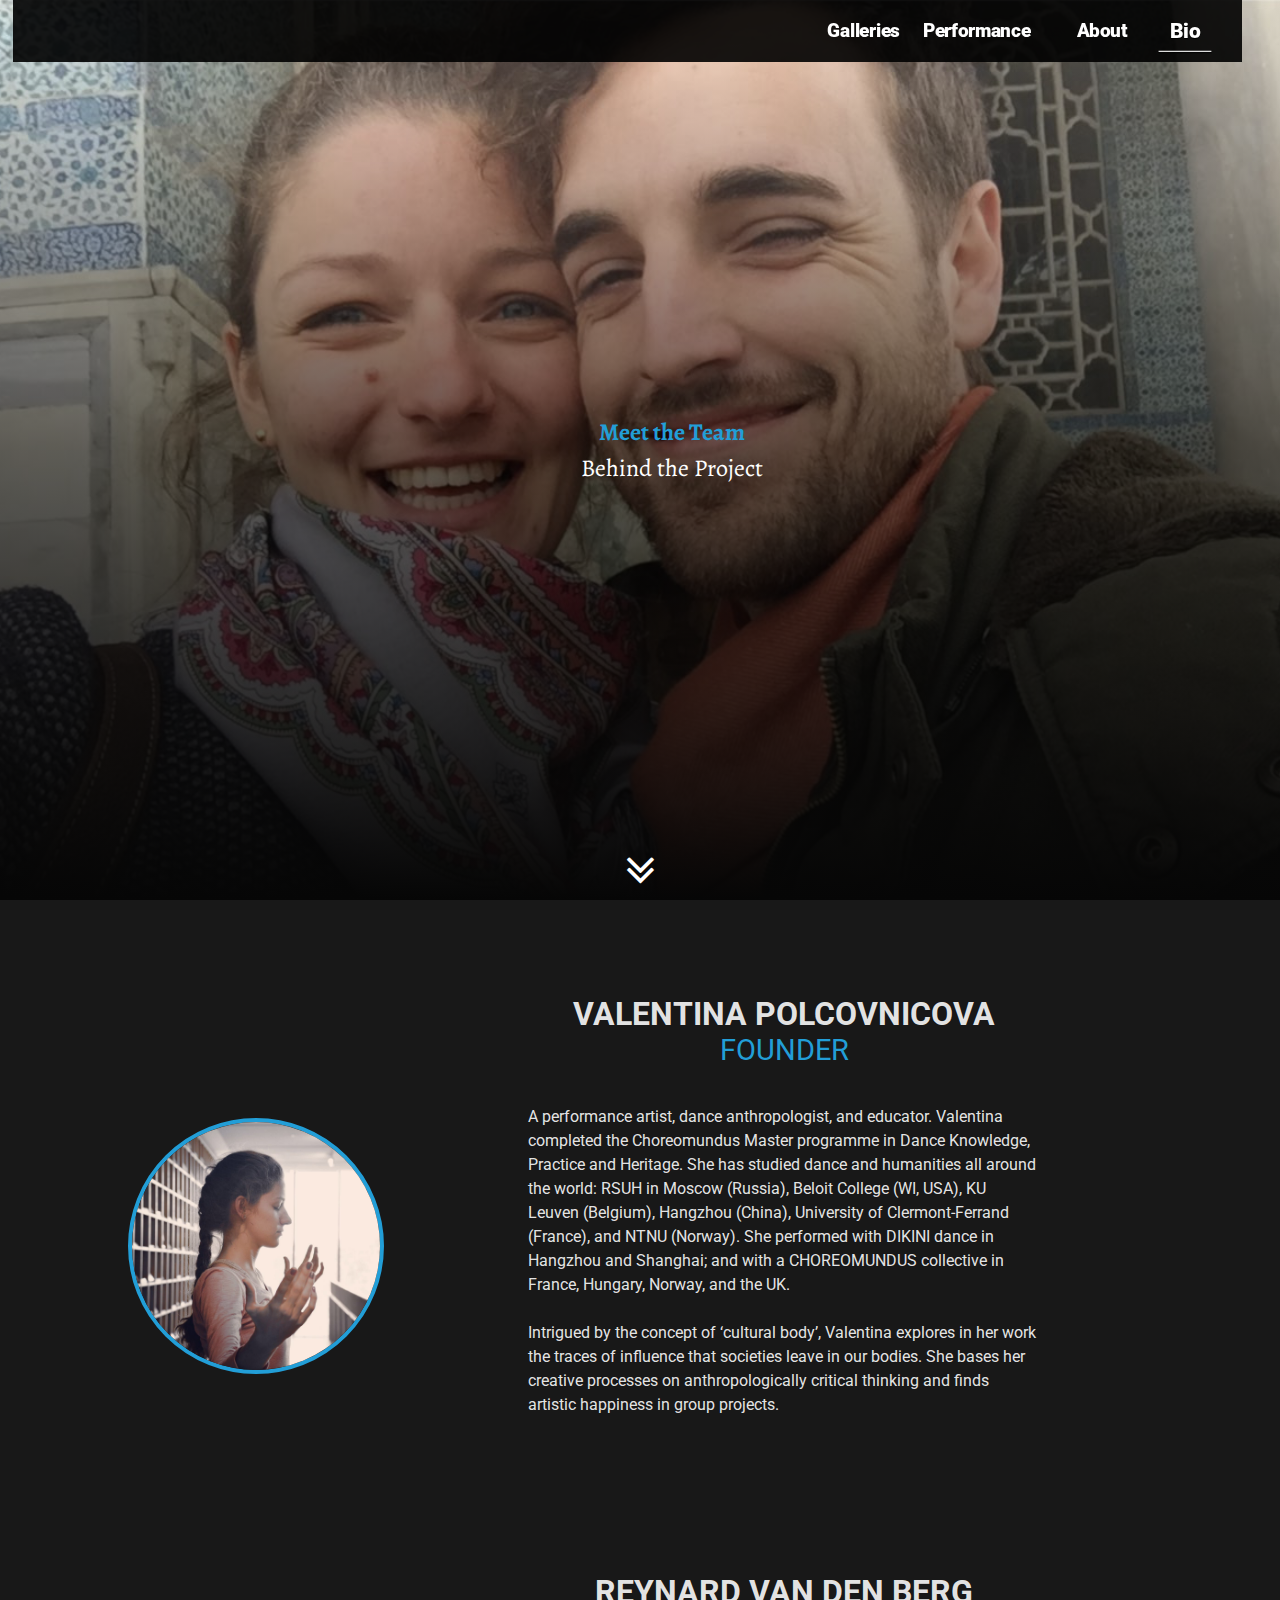
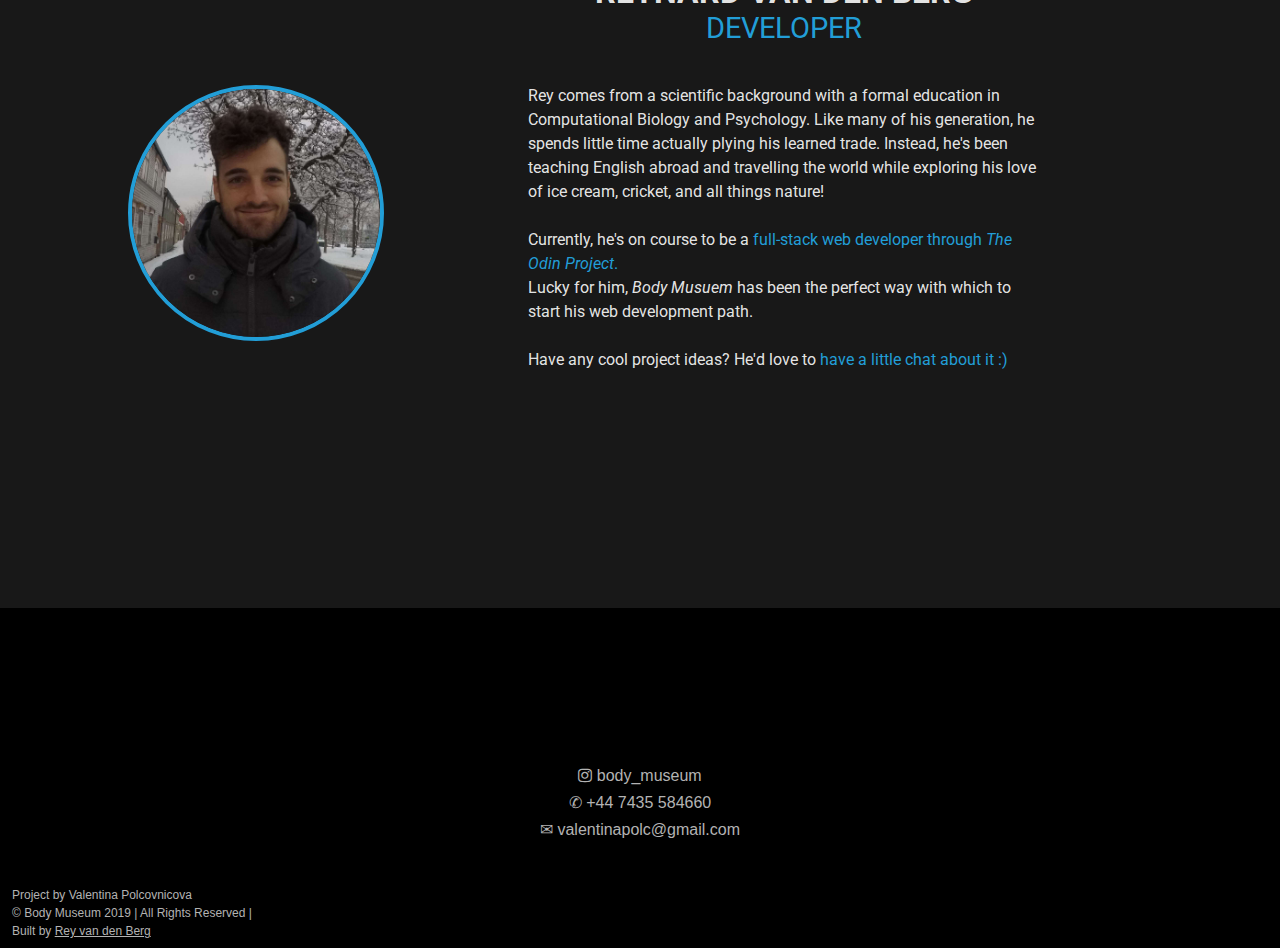
<file: bio.html>
<!DOCTYPE html>
<html lang="en">


<head>
   <title>BM | BIO</title>
   <meta name="viewport" content="width=device-width, initial-scale=1">
   <meta charset='utf-8'>
   <meta name="theme-color" content="#229ED7">
   <link href='styles/style_2.css' rel="stylesheet">
   <link href='styles/nav_bar_2.css' rel='stylesheet'>
   <link rel="stylesheet" href="styles/media_queries.css">
   <link href="https://fonts.googleapis.com/css?family=Roboto:400&display=swap" rel="stylesheet">
    <link href="https://fonts.googleapis.com/css?family=Roboto:500&display=swap" rel="stylesheet">
   <link href="https://fonts.googleapis.com/css?family=Alegreya:900" rel="stylesheet">
   <link href="https://fonts.googleapis.com/css?family=Alegreya:500i" rel="stylesheet">
   <link href="https://fonts.googleapis.com/css?family=Alegreya:500" rel="stylesheet">
   <link rel="stylesheet" href="https://cdnjs.cloudflare.com/ajax/libs/font-awesome/4.7.0/css/font-awesome.min.css?v=<?= date('YmdHis')">
  <link rel="icon" href="Media/BM.ico">

  <script src="https://ajax.googleapis.com/ajax/libs/jquery/3.4.0/jquery.min.js"></script>

  <script type="text/javascript" src="scripts/nav_bar.js" async></script>
  <script type="text/javascript" src="scripts/scroll_fix.js" async></script>

  <!-- <script>var clicky_site_ids = clicky_site_ids || []; clicky_site_ids.push(101181237);</script>
  <script async src="//static.getclicky.com/js"></script> -->

</head>

<body>


    <div class='bio_image gallery_banner' id='wrap'>
        <div class="topnav" id="myTopnav">
            <a></a>
            <a href="gallery_fav.html" title='Galleries'>Galleries</a>
            <a href="performance.html" title='Performance'>Performance</a>
            <a href="learn_more.html" title='Learn More'>About</a>
            <a href="bio.html" title='Bio' id="active">Bio</a>
            <a href="javascript:void(0);" class="navicon-button icon " id='menu_icon_parent' onclick="myFunction()">
                <div class="navicon" id='menu_icon' class="top_icon fa fa-bars"></div>
            </a>
        </div>

    <div class='gallery_title_area'>
        <div class='gallery_title_text'>


            <h2 class='bio_title' id="h2">
                Meet the Team</h2>
            <p>Behind the Project</p>

        </div>
    </div>
    <div class='arrow_icon'><i style='cursor: pointer;' class="fa fa-angle-double-down" id='angle_down'></i></div>
    </div>

    <nav class="gallery_symbols" id="main_nav">
        <ul class='symbol_list film'>
            <li class='logo' id='main_logo' style='cursor: pointer;'>
                <div class='img_logo_parent' style='color: white;'><img id='img_logo' src="Media/icon.png"></div>
            </li>
        </ul>
    </nav>

    <section class='main_galleries'>
        <div class='team_members_container'>
            <img class='val_bio_pic' alt='Valentina Bio Pic' src='Media/val_profile.jpg'>            
            <div class='val_member_info'>
                <div class='val_bio_name'><h3>Valentina Polcovnicova</h3></div>
                <div class='val_bio_title'><h4>Founder</h4></div>
                <div class='val_bio_describe'>A performance artist, dance anthropologist, and educator. Valentina completed the Choreomundus Master programme in Dance
                Knowledge, Practice and Heritage. She has studied dance and humanities all around the world: RSUH in Moscow (Russia),
                Beloit College (WI, USA), KU Leuven (Belgium), Hangzhou (China), University of Clermont-Ferrand (France), and NTNU
                (Norway). She performed with DIKINI dance in Hangzhou and Shanghai; and with a CHOREOMUNDUS collective in France,
                Hungary, Norway, and the UK. 
                <br><br>Intrigued by the concept of ‘cultural body’, Valentina explores in her work the traces of
                influence that societies leave in our bodies. She bases her creative processes on anthropologically critical thinking
                and finds artistic happiness in group projects.
                    </div>
                </div>

            <img class='rey_bio_pic' alt='Rey Bio Pic' src='Media/rey_profile.jpg'>
            <div class='rey_member_info'>
                <div class='rey_bio_name'>
                    <h3>Reynard <br class='mobile_visible'>van den Berg</h3>
                </div>
                <div class='rey_bio_title'>
                    <h4>Developer</h4>
                </div>
                <div class='rey_bio_describe'>Rey comes from a scientific background with a formal education in Computational Biology and Psychology. Like many of his generation, he spends little time actually plying his learned trade. Instead, he's been teaching English abroad and travelling the world while exploring his love of ice cream, cricket, and all things nature! 
                    <br><br>Currently, he's on course to be a <a href='https://github.com/Rey810'>full-stack web developer through <span style='font-style: italic;'>The Odin Project</span>.</a> Lucky for him, <span style='font-style: italic;'>Body Musuem</span> has been the perfect way with which to start his web development path. 
                    <br>
                    <br>Have any cool project ideas? He'd love to <a href='https://www.facebook.com/reynardv'>have a little chat about it :)</a> </div>
                </div>
            </div>
        </section>
    </body>


    <footer>
        <div class="contact" id="contact">
            <i class="white_icon fa fa-instagram"></i>
            <a id="insta" href="https://www.instagram.com/body_museum/">body_museum</a>
            &#x2706 +44 7435 584660
            <br>
            &#x2709 valentinapolc@gmail.com
        </div>
        <div class="copyright">
            Project by Valentina Polcovnicova
            <br>
            <br>
            &copy Body Museum 2019 | All Rights Reserved |
            <br>
            <br>
            Built by <a id='insta' href='https://github.com/Rey810'>Rey van den Berg</a>

        </div>
    </footer>

    </html>
</file>
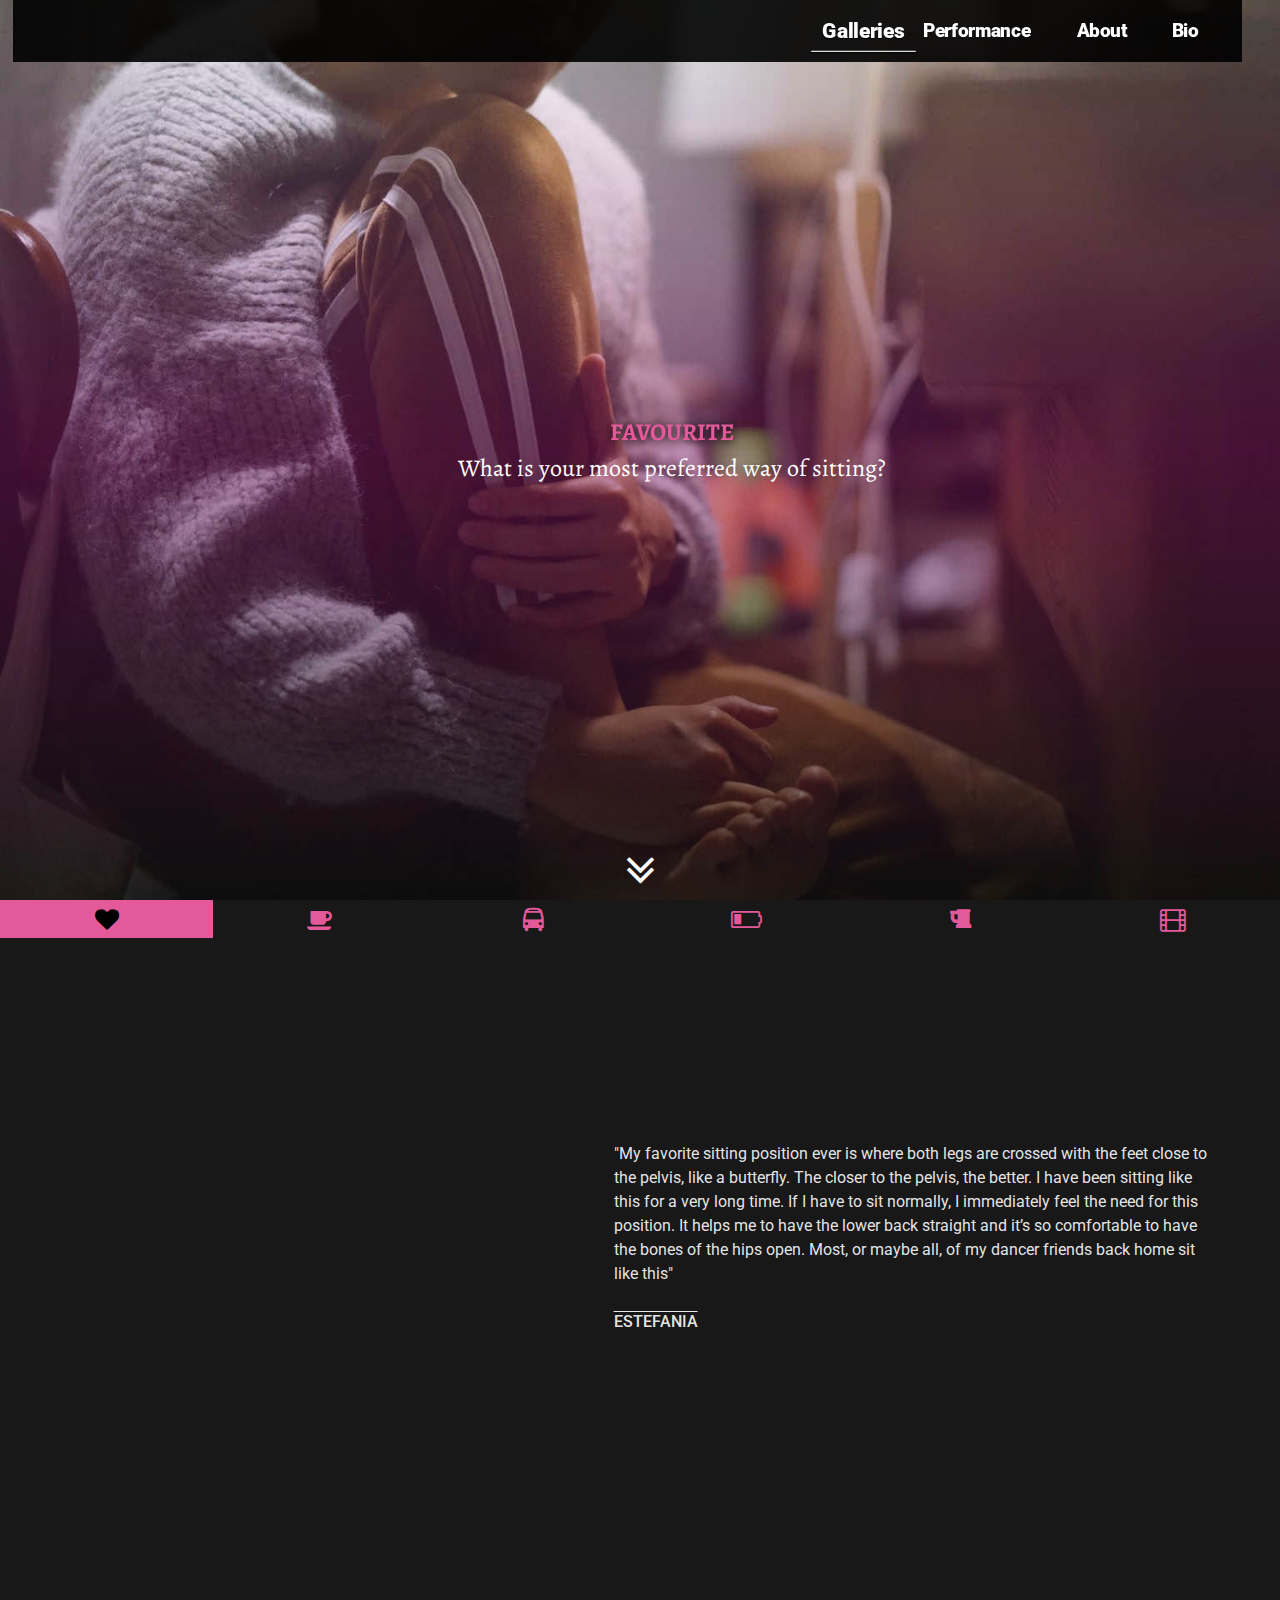
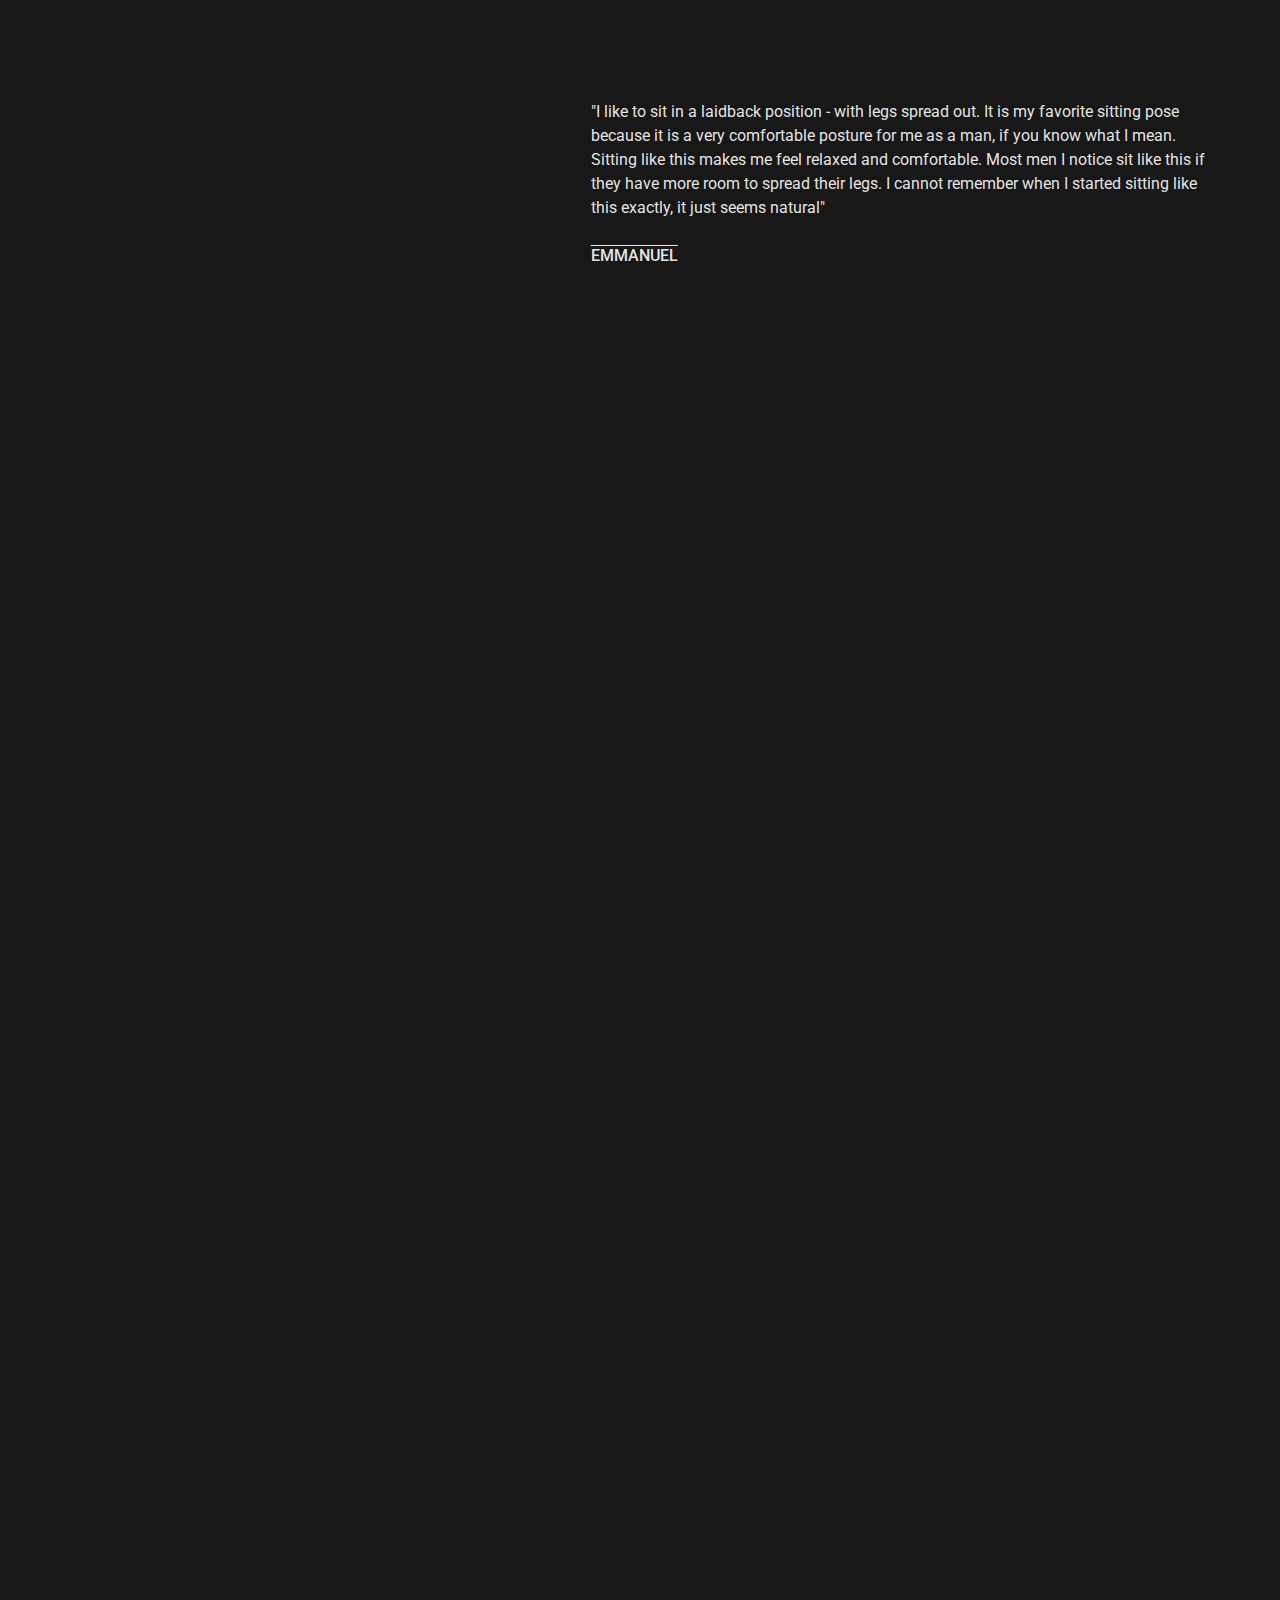
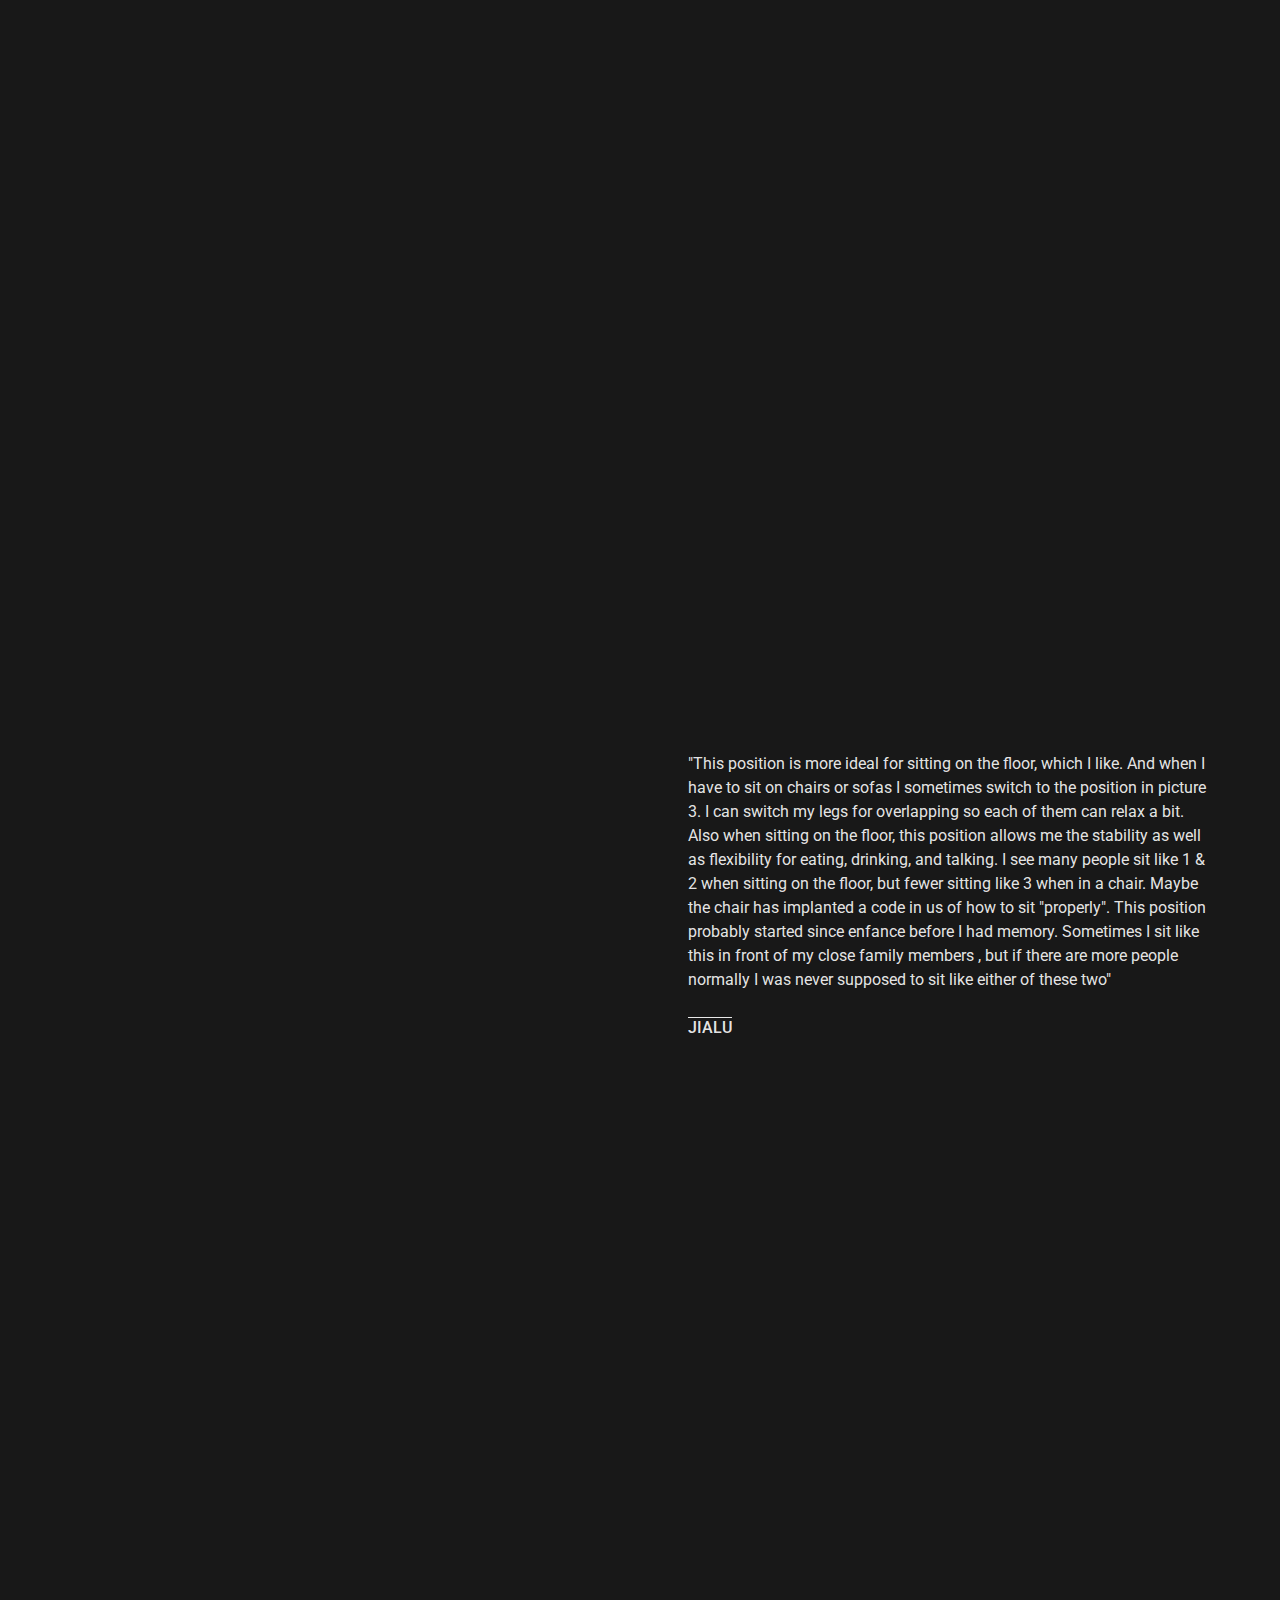
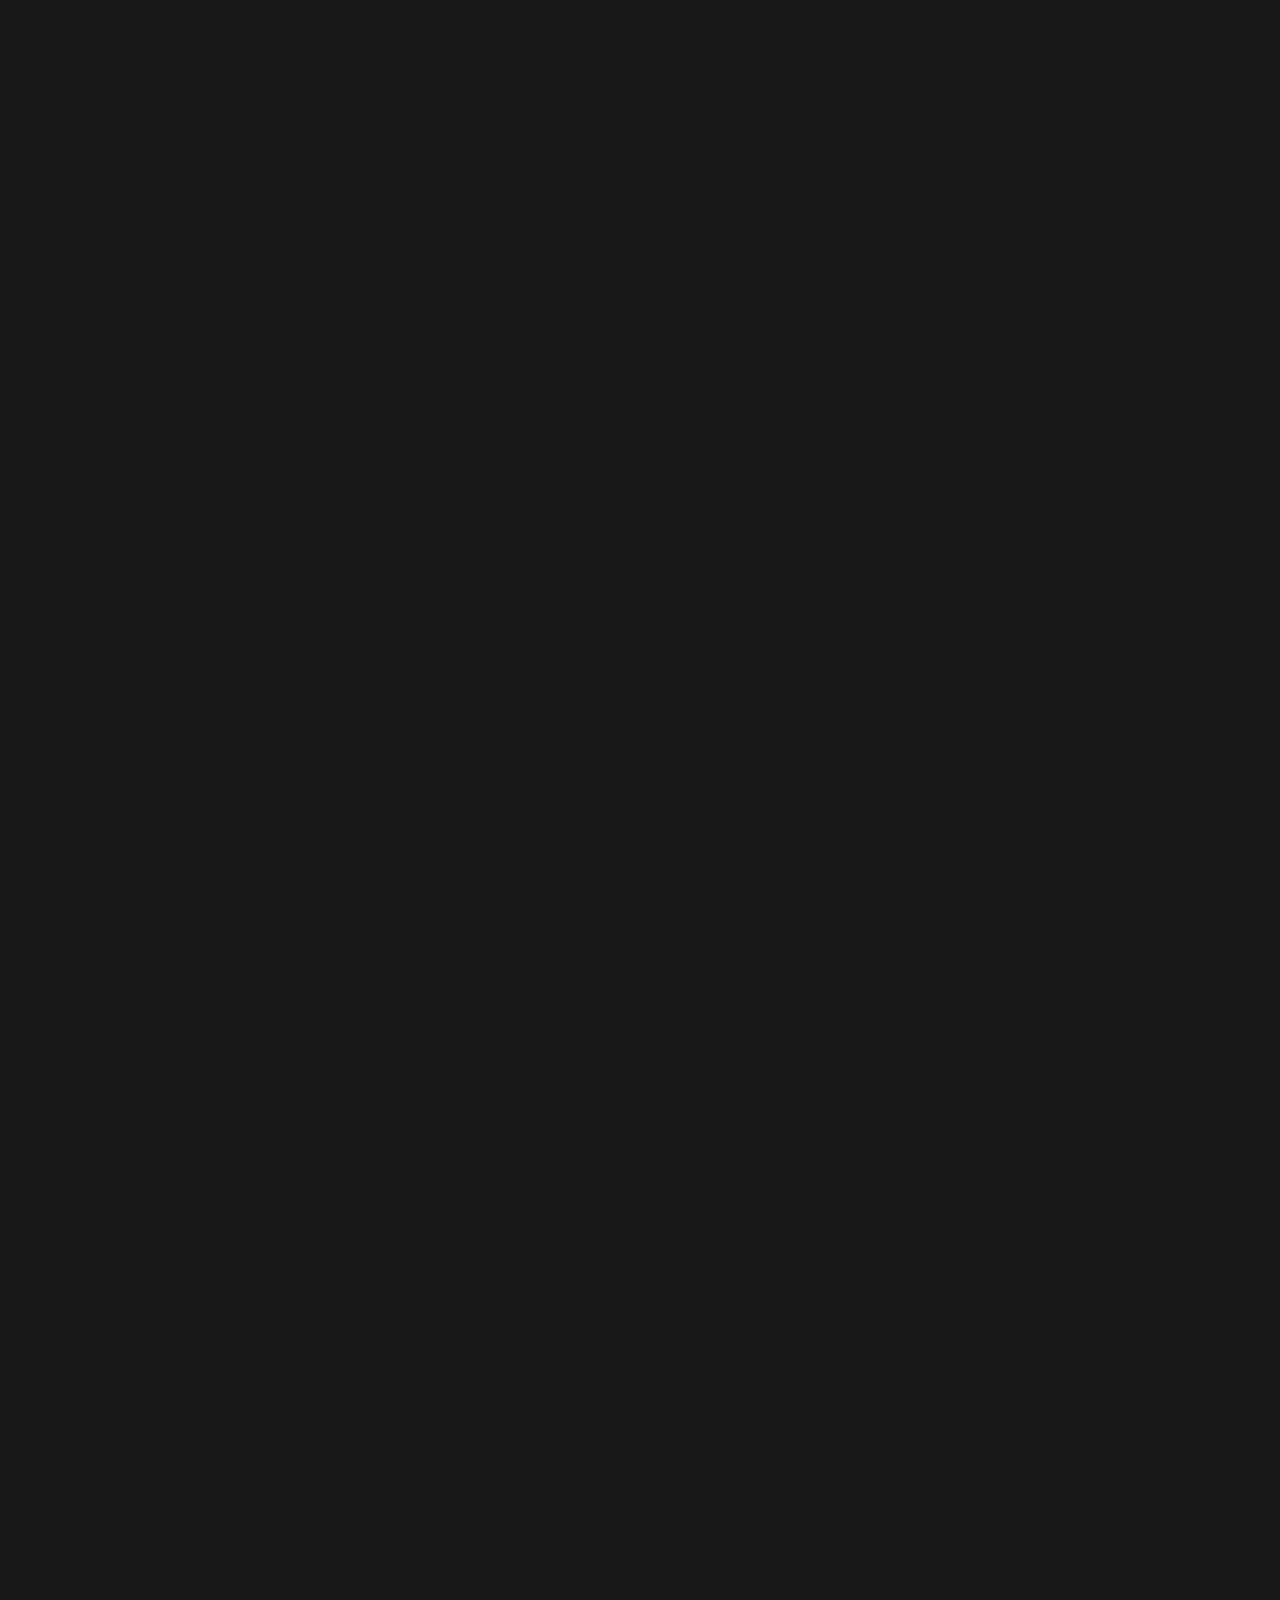
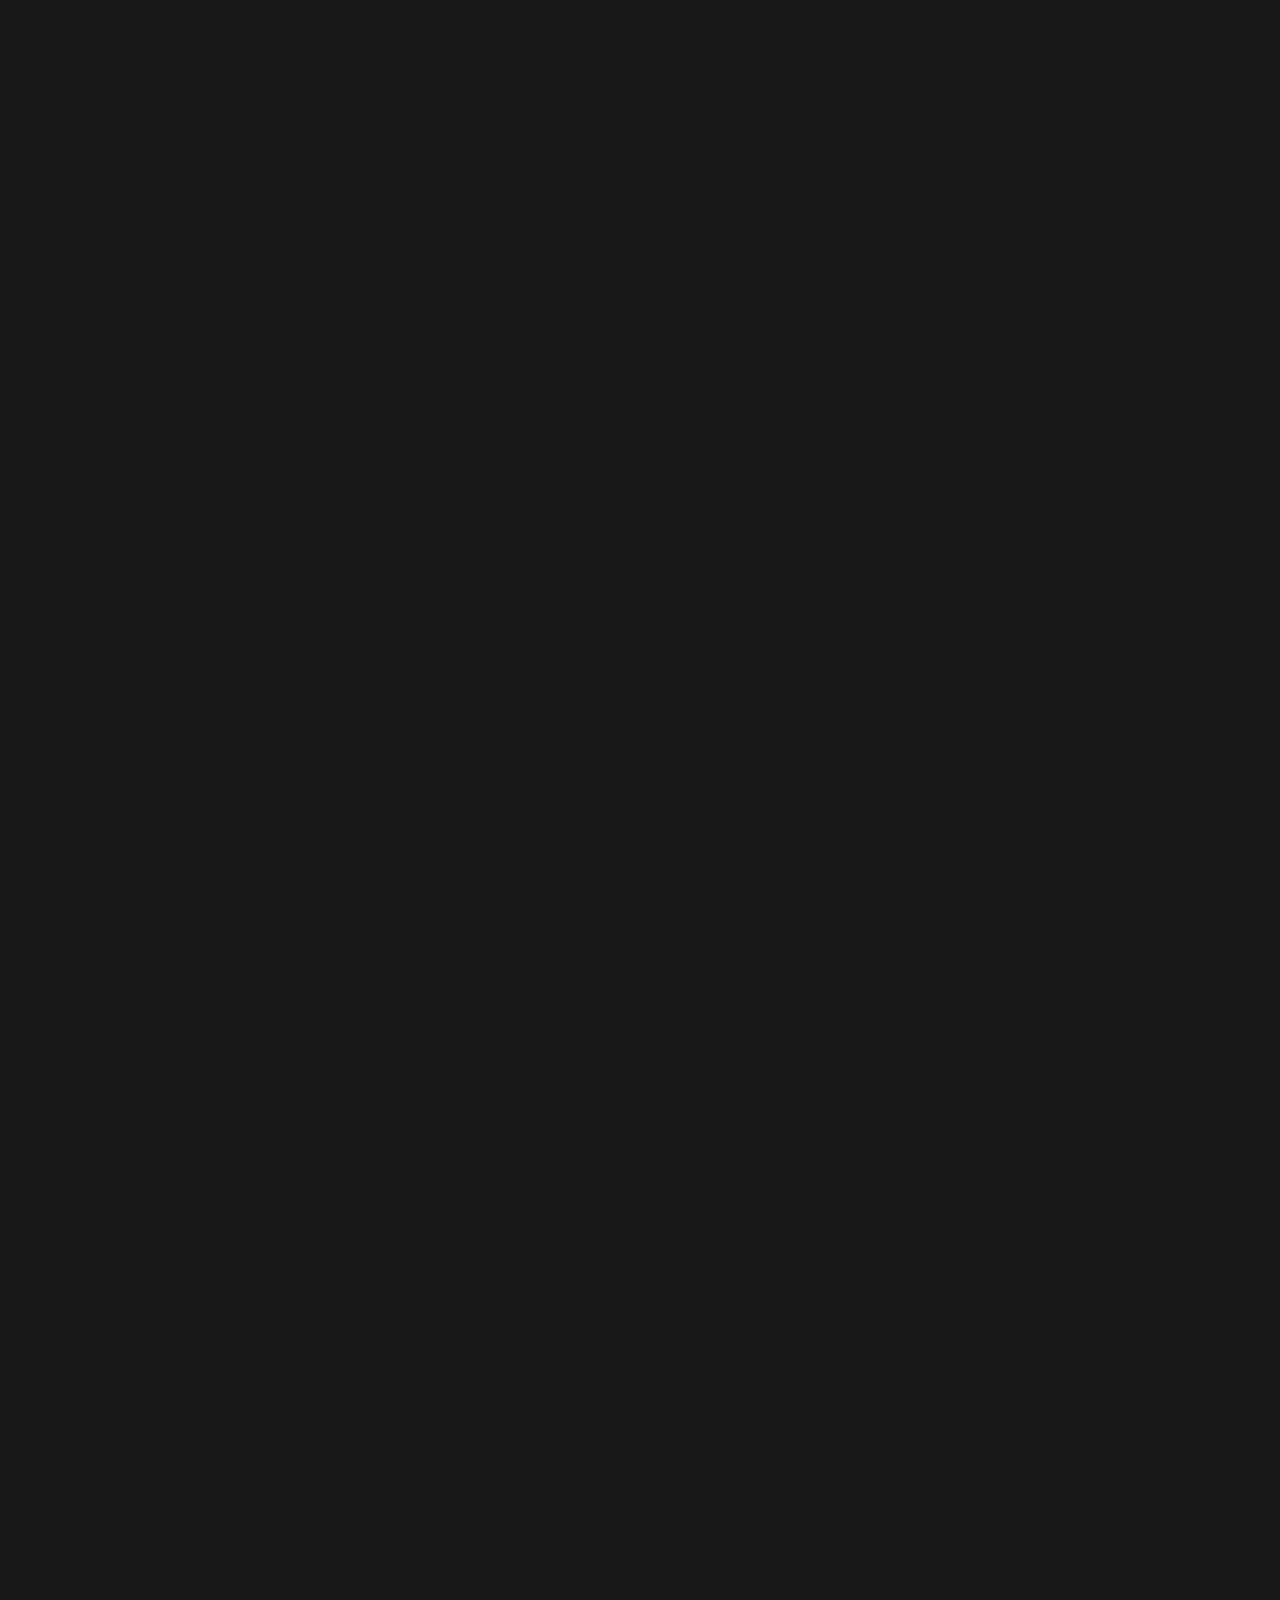
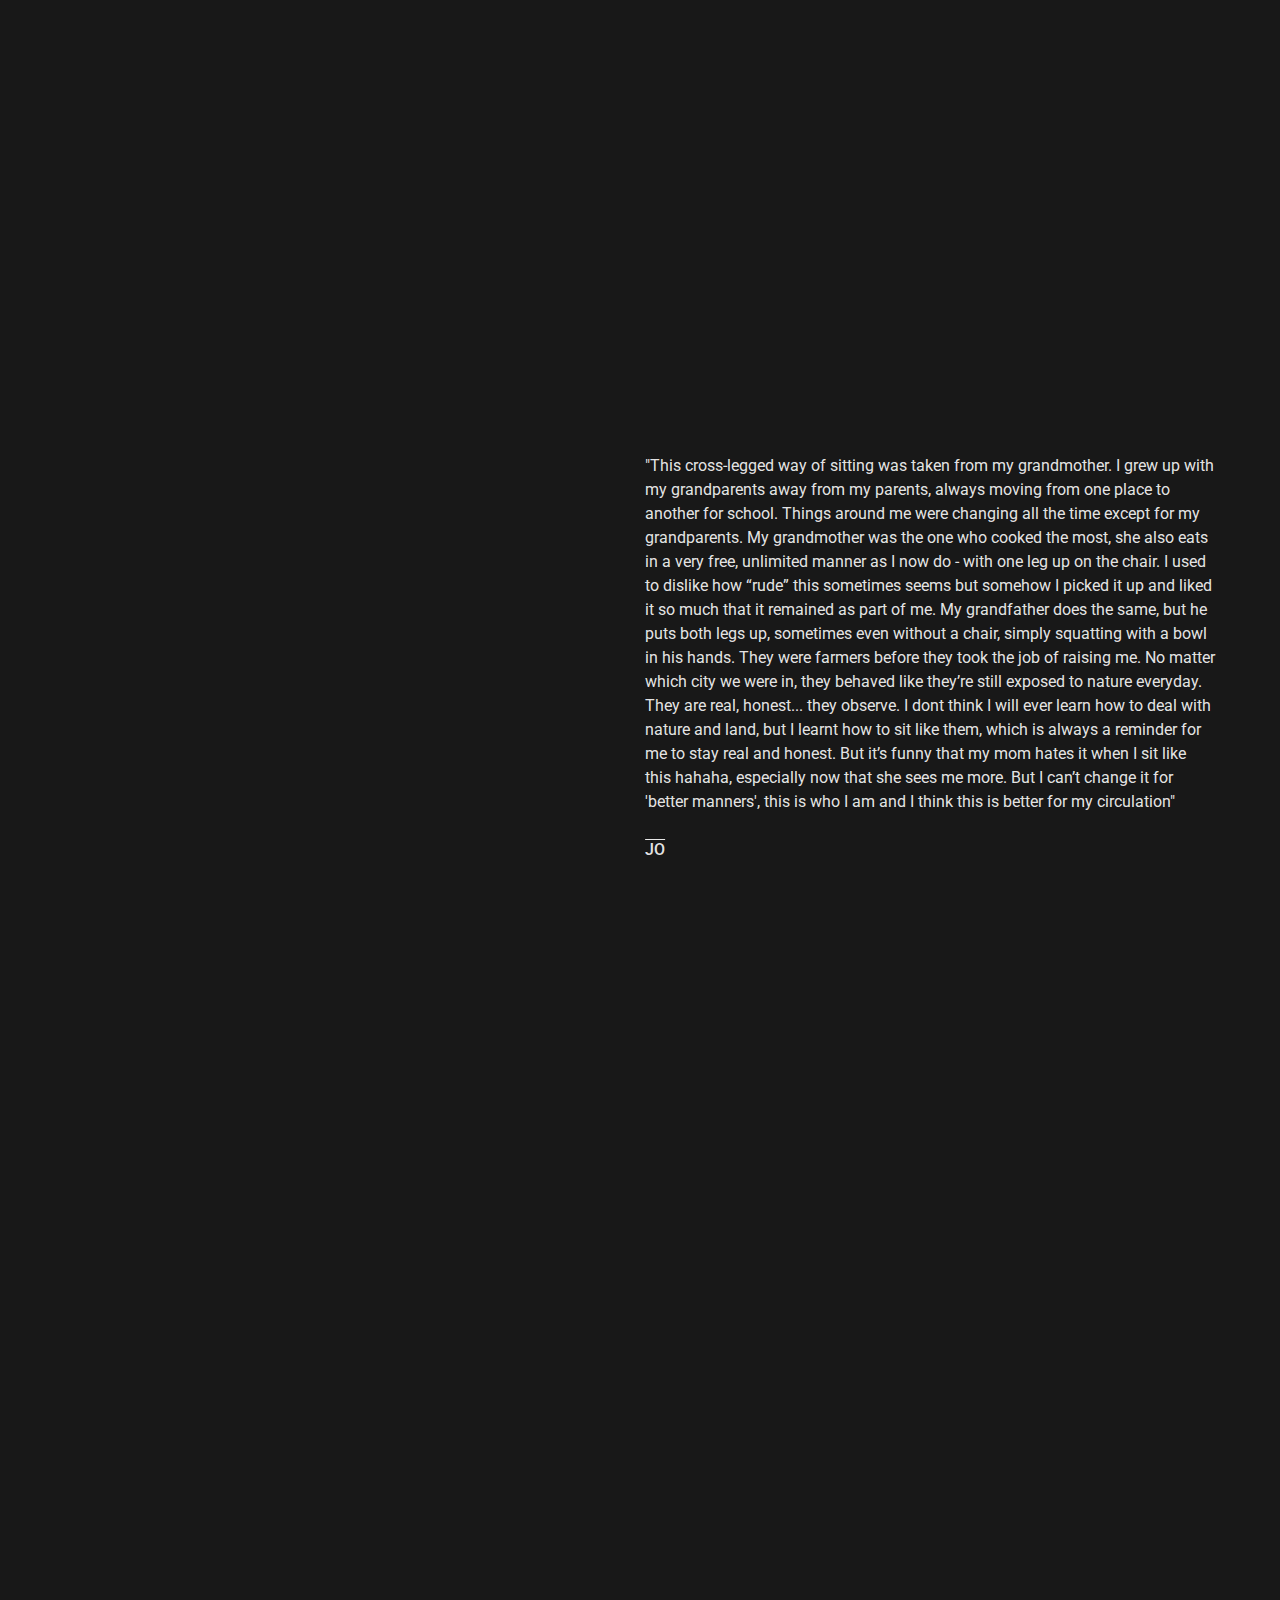
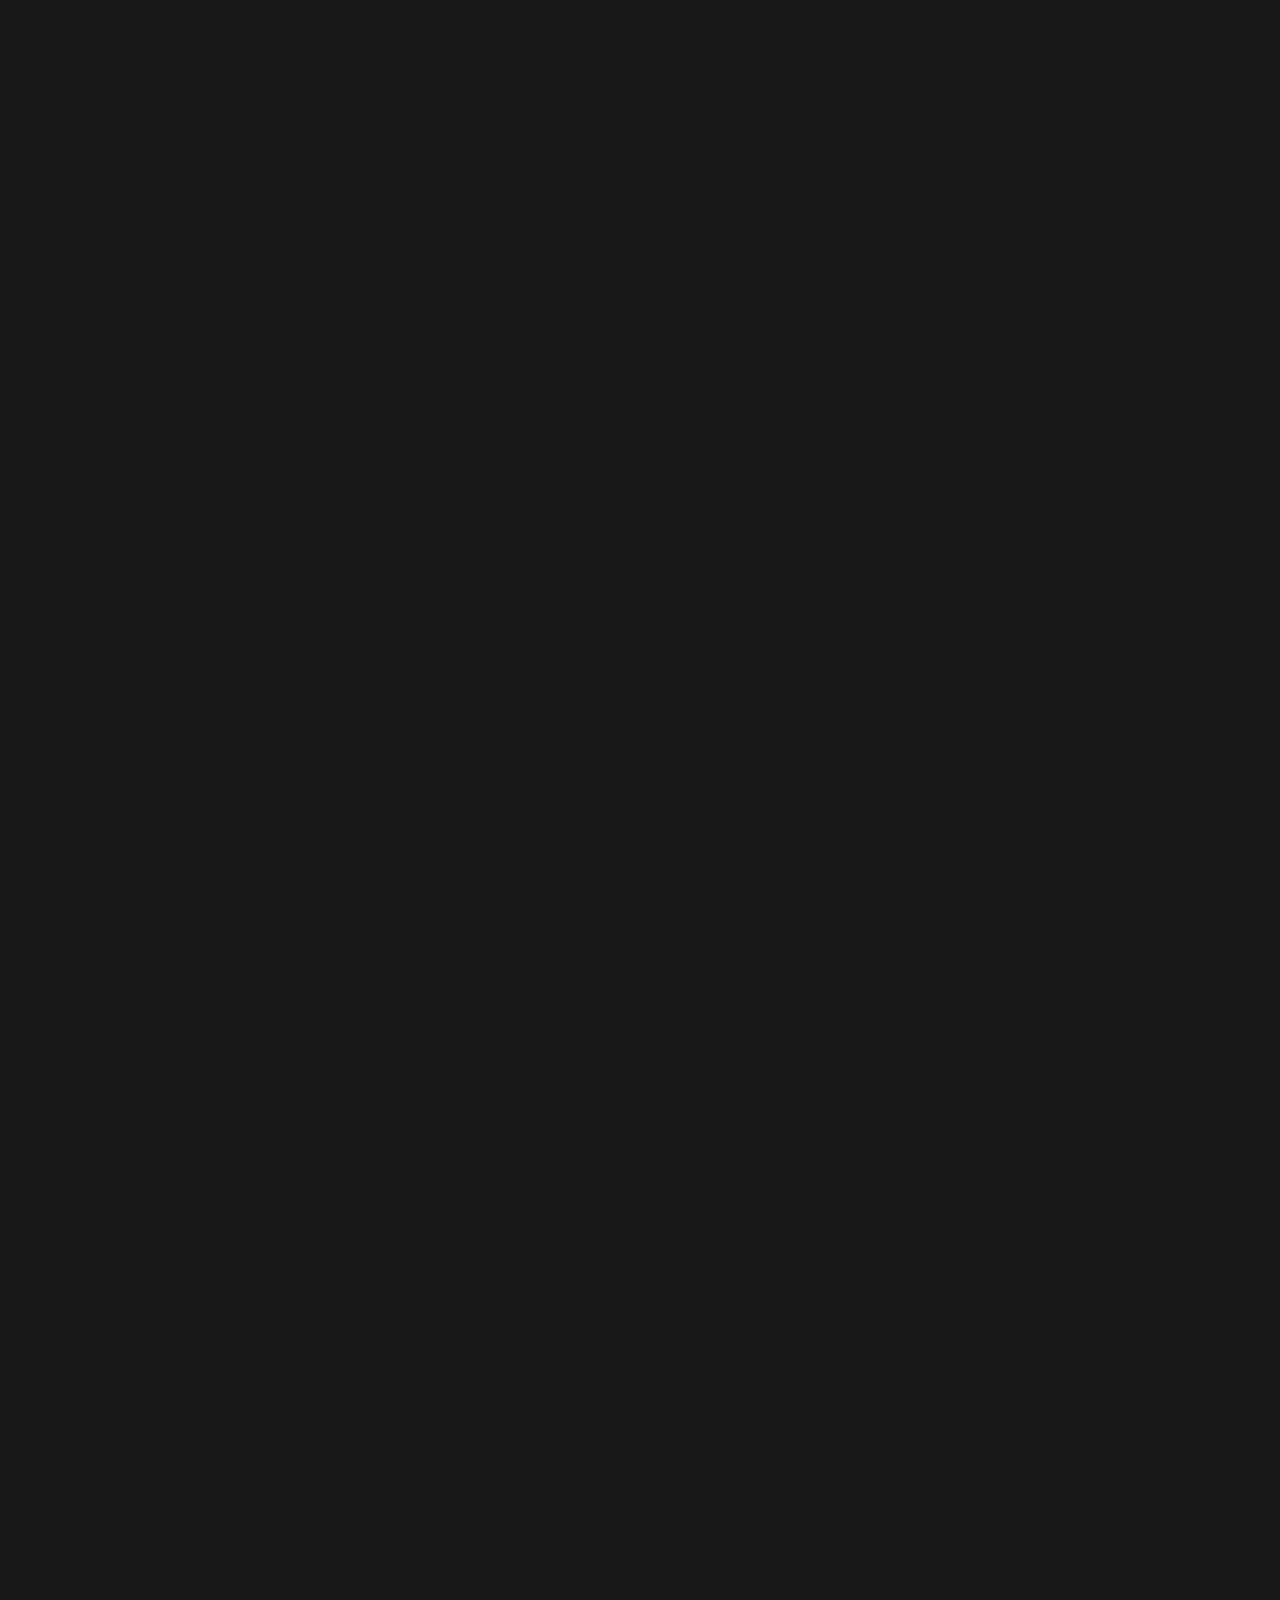
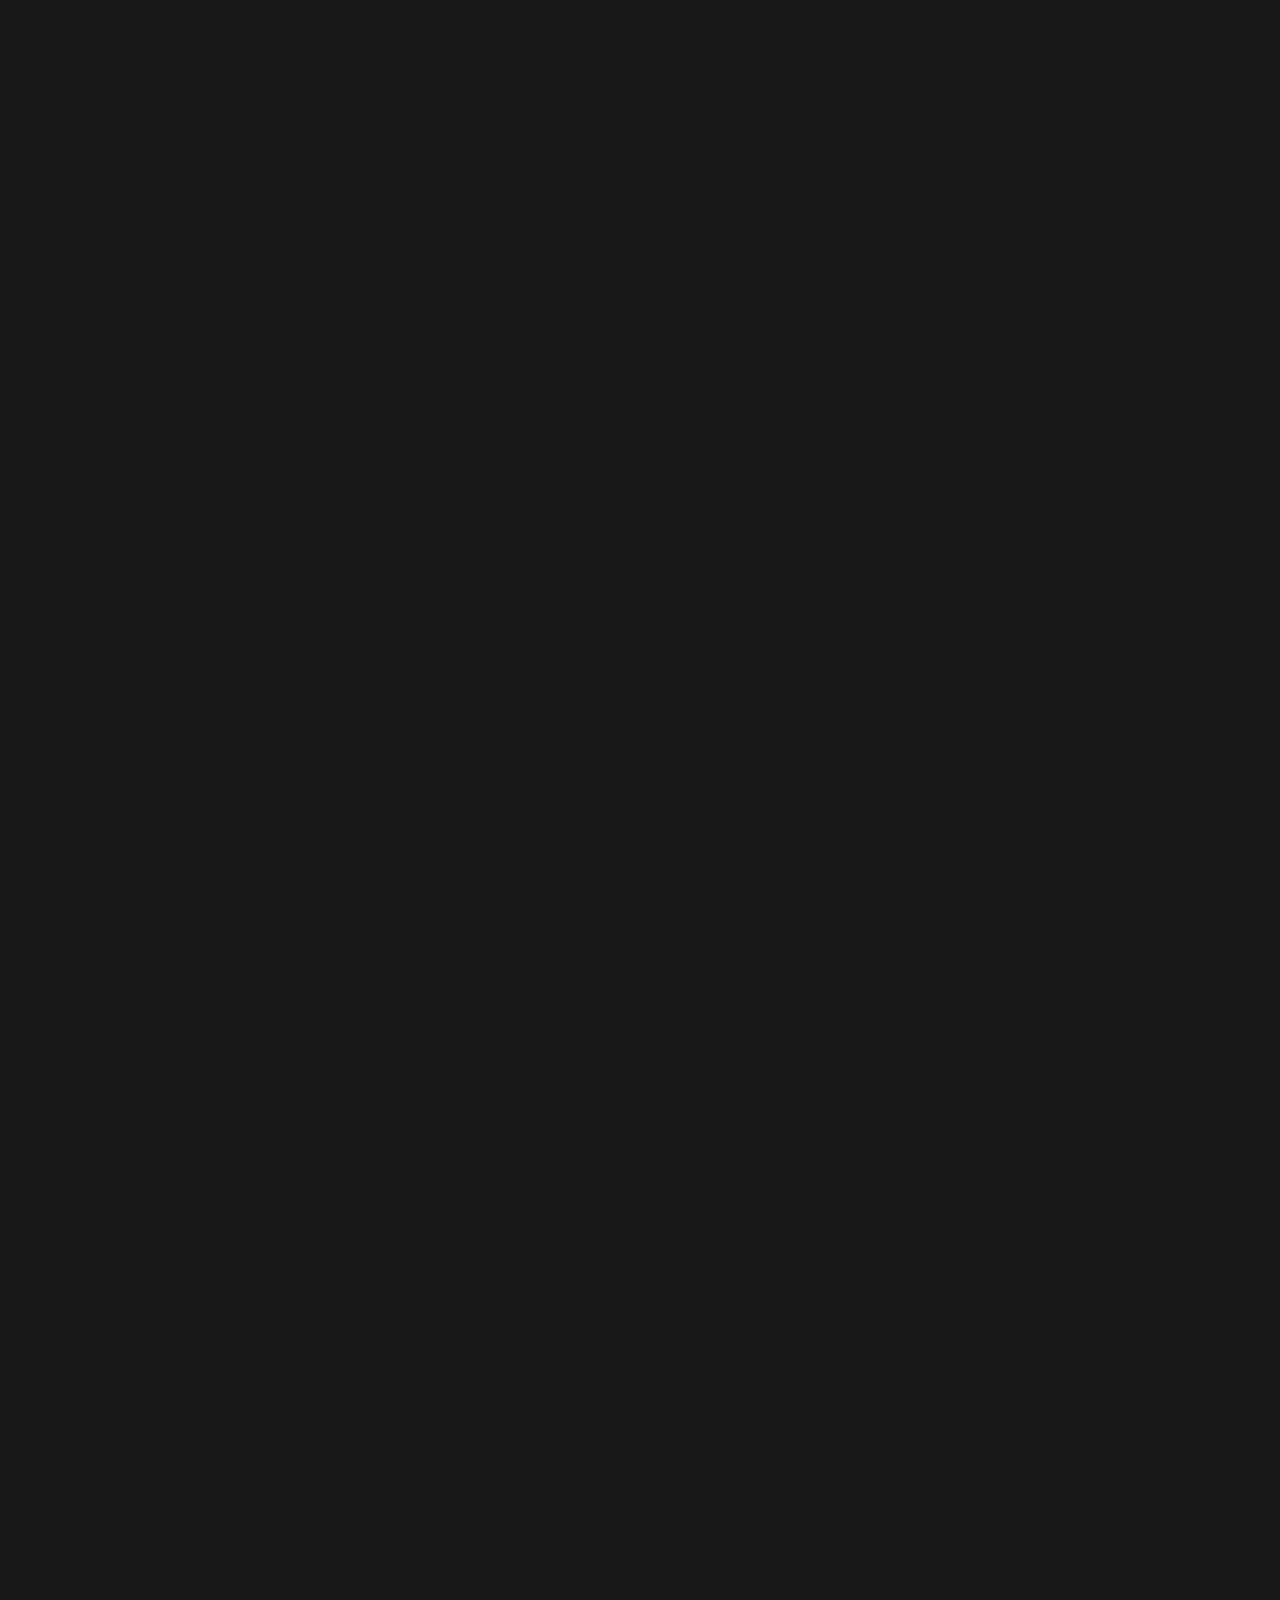
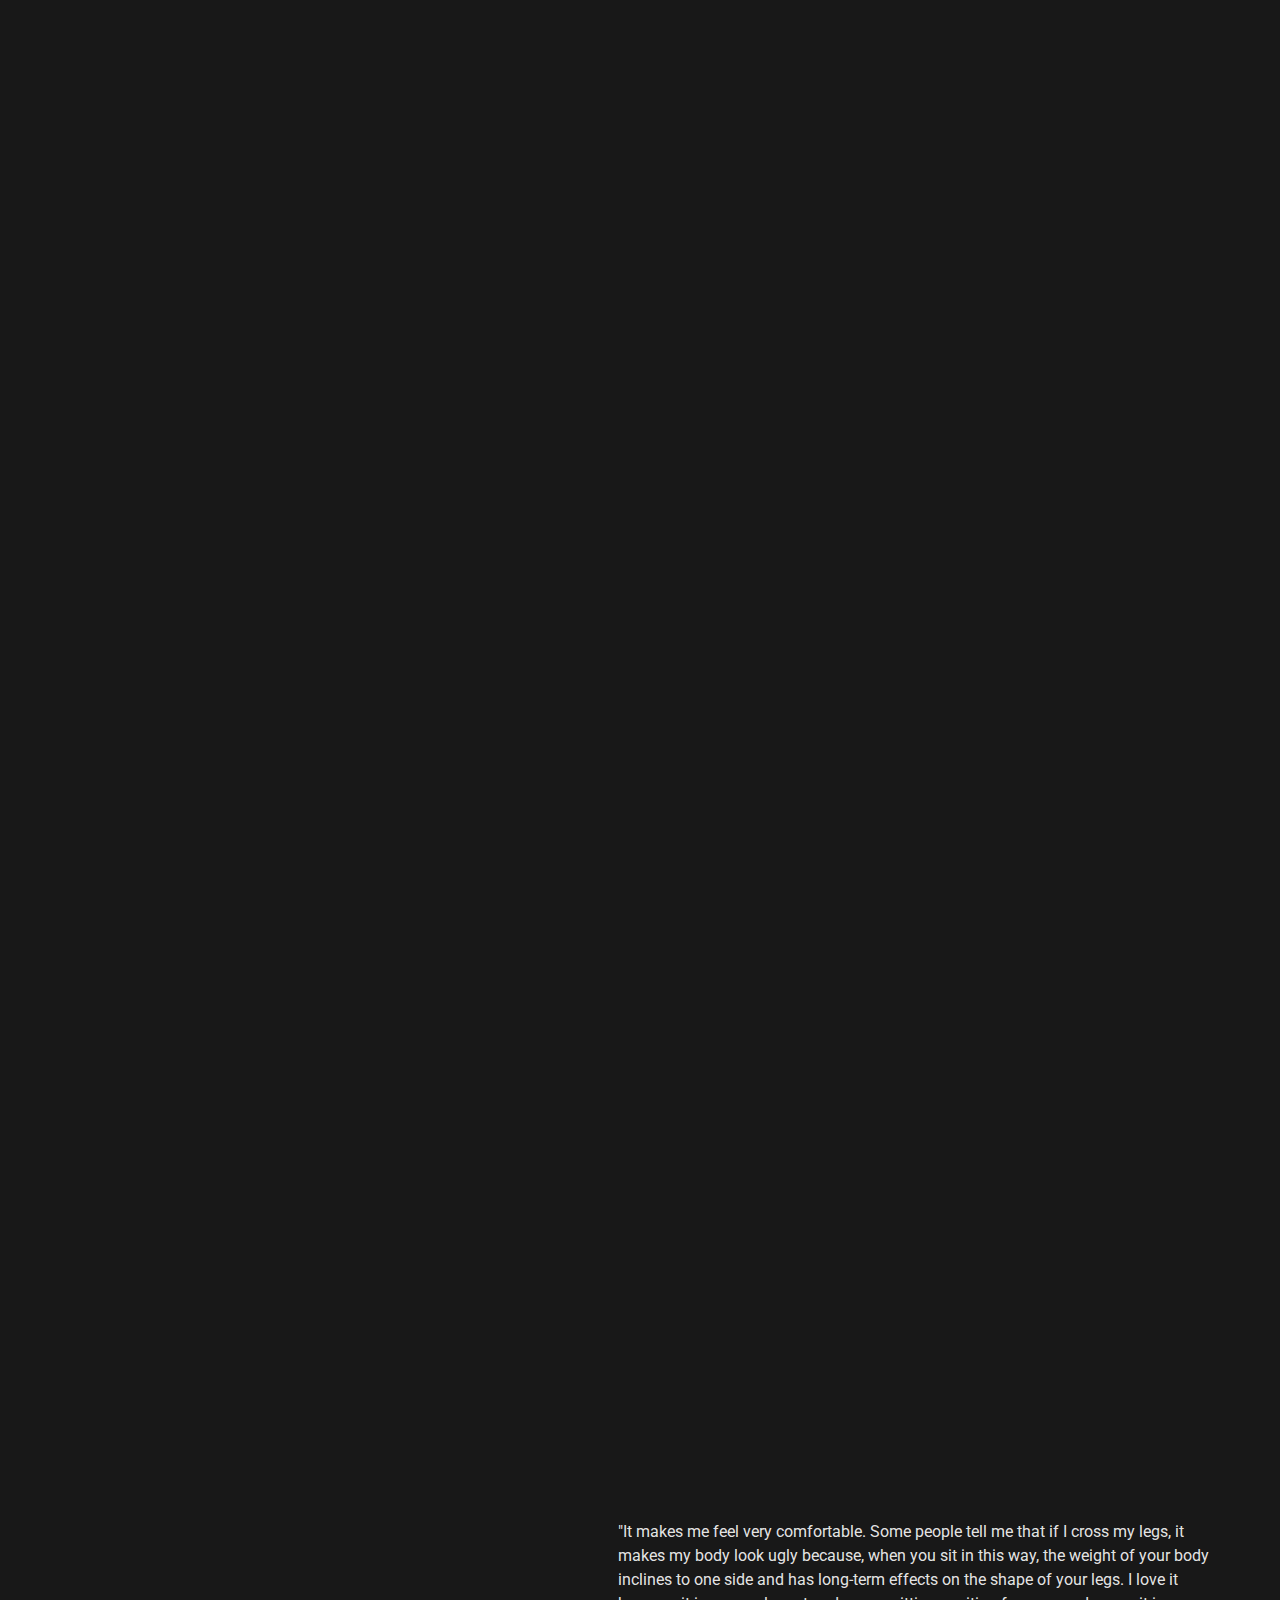
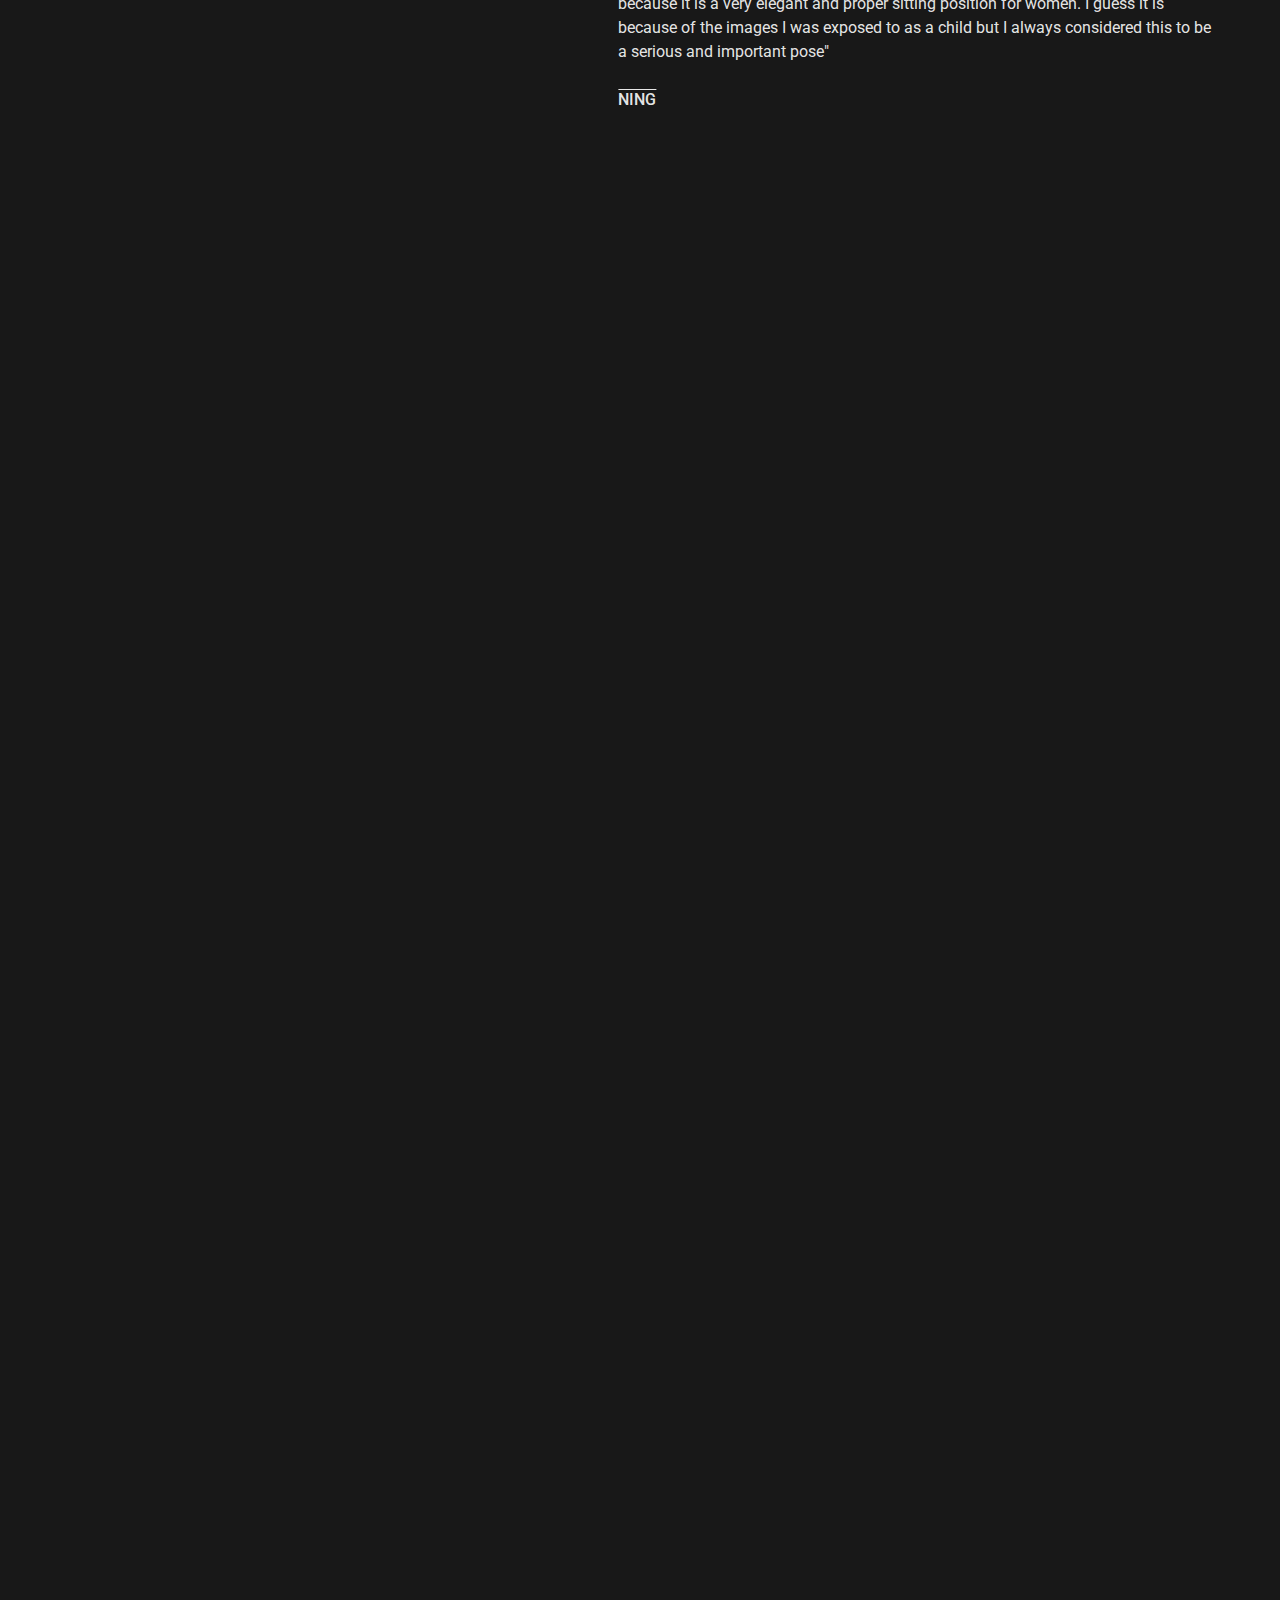
<file: gallery_fav.html>
<!DOCTYPE html>
<html lang="en">

<head>
  <title>BM | Favourite</title>
  <meta name="viewport" content="width=device-width, initial-scale=1">
  <meta charset='utf-8'>
  <meta name="theme-color" content="#E4599A">
   <link href='styles/style_2.css' rel="stylesheet">
   <link href='styles/nav_bar_2.css' rel='stylesheet'>
  <link rel="stylesheet" href="styles/media_queries.css">
    <link href="https://fonts.googleapis.com/css?family=Roboto:400&display=swap" rel="stylesheet">
  <link href="https://fonts.googleapis.com/css?family=Roboto:500&display=swap" rel="stylesheet">
  <link href="https://fonts.googleapis.com/css?family=Alegreya:900" rel="stylesheet">
  <link href="https://fonts.googleapis.com/css?family=Alegreya:500i" rel="stylesheet">
  <link href="https://fonts.googleapis.com/css?family=Alegreya:500" rel="stylesheet">
  <link rel="stylesheet" href="https://cdnjs.cloudflare.com/ajax/libs/font-awesome/4.7.0/css/font-awesome.min.css?v=<?= date('YmdHis')">
  <link rel="icon" href="Media/BM.ico">

  <script src="https://ajax.googleapis.com/ajax/libs/jquery/3.4.0/jquery.min.js"></script>

  <script type="text/javascript" src="scripts/nav_bar.js" async></script>
  <script type="text/javascript" src="scripts/scroll_fix.js" async></script>


  <!-- <script>var clicky_site_ids = clicky_site_ids || []; clicky_site_ids.push(101181237);</script>
  <script async src="//static.getclicky.com/js"></script> -->

</head>



    <body>

      <div class = 'fav_image gallery_banner' id='wrap'>
        <div class="topnav" id="myTopnav">
          <a></a>
          <a href="gallery_fav.html" title='Galleries' id="active">Galleries</a>
          <a href="performance.html" title='Performance'>Performance</a>
          <a href="learn_more.html" title='Learn More'>About</a>
          <a href="bio.html" title='Bio'>Bio</a>
          <a href="javascript:void(0);" class="navicon-button icon " id='menu_icon_parent' onclick="myFunction()">
            <div class="navicon" id='menu_icon' class="top_icon fa fa-bars"></div>
          </a>
      </div>

      <div class='gallery_title_area'>
          <div class='gallery_title_text'>
          <h2 class='act_fav_title fav_title' id="h2">
              FAVOURITE</h2>
          <p>What is your most preferred way of sitting?</p>
          </div>
      </div>
      <div class='arrow_icon'><i style='cursor: pointer;' class="fa fa-angle-double-down" id='angle_down'></i></div>
    </div>

      <nav class="gallery_symbols" id="main_nav">
              <ul class='symbol_list fav'>
                  <li class='logo fav_logo' id='logo' style='cursor: pointer;'><div class='img_logo_parent' style='color: white;'><img id='img_logo' src="Media/icon.png"></div></li>
                  <li class='fav_colour fav_active'><a  href='gallery_fav.html'><i id="act_colour" class="act_fav_colour symbol fa fa-heart"></i></a></li>
                  <li class='cof_colour'><a  href='gallery_cof.html'><i class=" symbol fa fa-coffee"></i></a></li>
                  <li class='com_colour'><a  href='gallery_com.html'><i class="symbol fa fa-bus"></i></a></li>
                  <li class='work_colour'><a  href='gallery_work.html'><i
                        class="symbol fa fa-battery-quarter"></i></a></li>
                  <li class='party_colour'><a  href='gallery_party.html'><i class="symbol fa fa-beer"></i></a>
                  </li>
                  <li class='film_colour'><a  href='gallery_movie.html'><i class="symbol fa fa-film"></i></a>
                  </li>
                </ul>
            </nav>


      <section class = 'main_galleries'>


        <div class = 'gallery'>

                  <div class='pic_text_container'>
                    <div class = 'pic_block' >
                      <img src= 'Media/fav/es_fav-min.jpg' alt='Es'
                        srcset= "Media/fav/es_fav-min.jpg 640w"
                        sizes= "(max-width: 480px) 72vw, (max-width: 900px) 72vw,
                              (min-width: 1000px) 40vw,
                              254px,">
                            </div>
                              <div id='gallery_text_body' class='fav_text_body_es text_body'>
                                <p class='fav_para font_adj_mob font_adj_lrg'>
                                  "My favorite sitting position ever is where both legs are crossed with the feet close to the pelvis, like a butterfly. The closer to the pelvis, the better. I have been sitting like this for a very long time. If I have to sit normally, I immediately feel the need for this position. It helps me to have the lower back straight and it’s so comfortable to have the bones of the hips open. Most, or maybe all, of my dancer friends back home sit like this"<br><br> <span class="quote_author"> Estefania</span>
                                </p>
                              </div>
                              </div>

                  <div class='pic_text_container'>
                    <div class = 'pic_block' >
                      <img src= 'Media/fav/em_fav-min.jpg' alt='Em'
                        srcset= "Media/fav/em_fav-min.jpg 640w"
                        sizes= "(max-width: 480px) 72vw, (max-width: 900px) 72vw,
                              (min-width: 1000px) 35vw,
                              254px,">
                          </div>
                          <div id='gallery_text_body' class='fav_text_body_em text_body'>
                            <p class='fav_para font_adj_mob font_adj_lrg'>
                              "I like to sit in a laidback position - with legs spread out. It is my favorite sitting pose because it is a very comfortable posture for me as a man, if you know what I mean. Sitting like this makes me feel relaxed and comfortable. Most men I notice sit like this if they have more room to spread their legs. I cannot remember when I started sitting like this exactly, it just seems natural"<br><br> <span class="quote_author">  Emmanuel</span>
                            </p>
                          </div>
                            </div>


                   <div class='pic_text_container'>
                    <div class = 'pic_block' >
                      <img src= 'Media/fav/isa_fav-min.JPG' alt='Isa'
                        srcset= "Media/fav/isa_fav-min.JPG 640w"
                        sizes= "(max-width: 480px) 72vw, (max-width: 900px) 72vw,
                              (min-width: 1000px) 32vw,
                              254px,">
                          </div>
                          <div id='gallery_text_body' class='fav_text_body_isa text_body'>
                            <p class='fav_para font_adj_mob font_adj_lrg'>
                              "I think my way of usually sitting is not conventionally lady-like. I come from a background with raw manners, where comfort and usefulness are more important than looks. Although I was introduced to how a woman should sit and behave, as I learnt about the world, nothing beats a comfortable position. <br><br> Probably my favourite way of sitting is the goddess pose. Although I don’t actually sit like that normally, whenever I have a chance during warm-up, cool-down or a yoga class, I love getting into it. The name and the feel of it connect me to my body, femininity, and it makes me feel at home - connected, rooted"<br><br> <span class="quote_author">  Isa</span>
                          </div>
                        </div>


                   <div class='pic_text_container'>
                    <div class = 'pic_block' >
                      <img src= 'Media/fav/jia_fav-min.JPG' alt='Jialu'
                          srcset= "Media/fav/jia_fav-min.JPG 640w"
                          sizes= "(max-width: 480px) 70vw, (max-width: 900px) 70vw,
                                (min-width: 1000px) 35vw,
                                254px,">
                          </div>
                          <div id='gallery_text_body' class='fav_text_body_jia text_body'>
                            <p class='fav_para font_adj_mob font_adj_lrg'>
                              "This position is more ideal for sitting on the floor, which I like. And when I have to sit on chairs or sofas I sometimes switch to the position in picture 3. I can switch my legs for overlapping so each of them can relax a bit. Also when sitting on the floor, this position allows me the stability as well as flexibility for eating, drinking, and talking. I see many people sit like 1 & 2 when sitting on the floor, but fewer sitting like 3 when in a chair. Maybe the chair has implanted a code in us of how to sit "properly". This position probably started since enfance before I had memory. Sometimes I sit like this in front of my close family members , but if there are more people normally I was never supposed to sit like either of these two"<br><br> <span class="quote_author">  Jialu</span>
                            </p>
                          </div>
                        </div>


                  <div class='pic_text_container'>
                    <div class = 'pic_block' >
                      <img src= 'Media/fav/sam_fav-min.JPG' alt='Sam'
                        srcset= "Media/fav/sam_fav-min.JPG 640w"
                        sizes= "(max-width: 480px) 72vw, (max-width: 900px) 72vw,
                              (min-width: 1000px) 32vw,
                              254px,">
                            </div>
                            <div id='gallery_text_body' class='fav_text_body_sam text_body'>
                              <p class='fav_para font_adj_mob font_adj_lrg'>
                                "My favourite ways of sitting on the floor is with one leg stretched out and the other leg bent in. This is my default sitting position for all situations: social, academic; anytime where I have to sit in a chair for a very long time - I hate this! Adopting this position makes me feel in charge of my own body.  As I am recovering from injury, being forced to sit in a chair for long periods is painful and uncomfortable for me, so this allows me to concentrate on what I am doing without being distracted by pain signals from my leg and back. I don't know anyone else who regularly sits like this, but, being in Choreomundus, around fellow dancers, we all tend to sit / lounge on the floor a lot! I have always sat on the floor though, and prefer this, even in a social situation, such as gathering with friends or family. I have yet to find a couch or chair that I feel comfortable sitting straight with legs together! It is a position which you have to be careful, however.... I tried it in a crowded business meeting once, and my boss wasn't very impressed! If I ever have my own business, everyone can sit however makes them feel comfortable"<br><br> <span class="quote_author">  Sam</span>
                              </p>
                            </div>
                          </div>

                    <div class='pic_text_container'>
                    <div class = 'pic_block' >
                      <img src= 'Media/fav/kat_fav-min.JPG' alt='Katia'
                        srcset= "Media/fav/kat_fav-min.JPG 640w"
                        sizes= "(max-width: 480px) 80vw, (max-width: 900px) 80vw,
                              (min-width: 1000px) 40vw,
                              254px,">
                          </div>
                          <div id='gallery_text_body' class='fav_text_body_kat text_body'>
                            <p class='fav_para font_adj_mob font_adj_lrg'>
                              "My favourite seated position is on the floor with my legs crossed. I like this position because it allows me to sit comfortably and it’s a good position for different places and situations. It also helps me to keep my body young. It really makes me feel aligned. My fellow yoga practitioners usually love this position too"<br><br> <span class="quote_author">  Katia</span>
                            </p>
                          </div>
                        </div>



                    <div class='pic_text_container'>
                    <div class = 'pic_block' >
                      <img src= 'Media/fav/jo_fav-min.jpg' alt='Jo'
                        srcset= "Media/fav/jo_fav-min.jpg 640w"
                        sizes= "(max-width: 480px) 33vw, (max-width: 900px) 33vw,
                              (min-width: 1000px) 16vw,
                              254px,">
                          </div>
                          <div id='gallery_text_body' class='fav_text_body_jo text_body'>
                            <p class='fav_para font_adj_mob font_adj_lrg'>
                              "This cross-legged way of sitting was taken from my grandmother. I grew up with my grandparents away from my parents, always moving from one place to another for school. Things around me were changing all the time except for my grandparents. My grandmother was the one who cooked the most, she also eats in a very free, unlimited manner as I now do - with one leg up on the chair. I used to dislike how “rude” this sometimes seems but somehow I picked it up and liked it so much that it remained as part of me. My grandfather does the same, but he puts both legs up, sometimes even without a chair, simply squatting with a bowl in his hands. They were farmers before they took the job of raising me. No matter which city we were in, they behaved like they’re still exposed to nature everyday. They are real, honest... they observe. I dont think I will ever learn how to deal with nature and land, but I learnt how to sit like them, which is always a reminder for me to stay real and honest. But it’s funny that my mom hates it when I sit like this hahaha, especially now that she sees me more. But I can’t change it for 'better manners', this is who I am and I think this is better for my circulation"<br><br> <span class="quote_author">  Jo</span>
                            </p>
                          </div>
                      </div>


                  <div class='pic_text_container'>
                    <div class = 'pic_block' >
                      <img src= 'Media/fav/kons_fav-min.JPG' alt='Kons'
                          srcset= "Media/fav/kons_fav-min.JPG 640w"
                          sizes= "(max-width: 480px) 60vw, (max-width: 900px) 60vw,
                                (min-width: 1000px) 24vw,
                                254px,">
                          </div>
                          <div id='gallery_text_body' class='fav_text_body_kons text_body'>
                            <p class='fav_para font_adj_mob font_adj_lrg'>
                              "I find myself adapting my sitting positions according to the spatial environments, the amount of space I am ‘allowed’ to occupy, the kind of seat I am on. It is common to see me sitting in the ‘butterfly’ pose (do we call it that?) because it is a chance for me to stretch my back instead of hunching it, while also stretching my legs. I like to have my legs and feet on chairs because it makes me feel like I have a clearer sense of the room. I am challenging myself to sit like this even in places I wouldn’t dare before, say at Greek family dinners or when I’m having coffee with someone for the first time. Why should it be limited to only specific times and why would it make other people uncomfortable? I believe it’s not about the actual sitting but what your body language communicates to the one in front of you"<br><br> <span class="quote_author">  Konstantina</span>
                            </p>
                          </div>
                        </div>


                 <div class='pic_text_container'>
                    <div class = 'pic_block' >
                      <img src= 'Media/fav/pam_fav-min.JPG' alt='Pam'
                        srcset= "Media/fav/pam_fav-min.JPG 640w"
                        sizes= "(max-width: 480px) 85vw, (max-width: 900px) 85vw,
                              (min-width: 1000px) 32vw,
                              254px,">
                          </div>
                          <div id='gallery_text_body' class='fav_text_body_pam text_body'>
                            <p class='fav_para font_adj_mob font_adj_lrg'>
                              "It feels good, comfy, and natural. At some point in my life, it became a way of being in the space, to just be me, and allow to take the space my long legs needed. It’s reaffirming. The way you sit, for me, can translate as the way you are in the world. I just want to sit freely. This type of sitting is common in men. I have seen it on public transport. They take the space of even two seats. For them, it’s natural to be big and dominant in the space. I think, for women, it has to be a conscious choice at the beginning. In my culture, I was taught to cross my legs, to behave, to be a lady. Thus, this way of sitting became a political choice. I want to reject the way society dictates how our female bodies should move and use the space. I want to un-learn and oppose the expected and restrictive sitting behaviour imposed on women. My dance teacher sits like this. I was 18, I think. She shook my world with this way of sitting. She was purposefully taking all of her space. Opening her legs was a way of saying “I am here, I am present.” I had never sat like this before but seeing that changed me. Also, I started dancing at that time and dance made me larger in the space I occupy. It was a way of reclaiming my original capacity of movement. When you are a child you do not know those boundaries, you just go for it. So, dancing did that for me. It made me conscious about my space, to take it, re-appropriate it, and use it at its full capacity" <br><br> <span class="quote_author">  Pamela</span>
                            </p>
                          </div>
                        </div>


                  <div class='pic_text_container'>
                    <div class = 'pic_block' >
                      <img src= 'Media/fav/ning_fav-min.jpg' alt='Ning'
                        srcset= "Media/fav/ning_fav-min.jpg 640w"
                        sizes= "(max-width: 480px) 80vw, (max-width: 900px) 80vw,
                              (min-width: 1000px) 40vw,
                              254px,">
                          </div>
                          <div id='gallery_text_body' class='fav_text_body_ning text_body'>
                            <p class='fav_para font_adj_mob font_adj_lrg'>
                              "It makes me feel very comfortable. Some people tell me that if I cross my legs, it makes my body look ugly because, when you sit in this way, the weight of your body inclines to one side and has long-term effects on the shape of your legs. I love it because it is a very elegant and proper sitting position for women. I guess it is because of the images I was exposed to as a child but I always considered this to be a serious and important pose"<br><br> <span class="quote_author">  Ning</span>
                            </p>
                          </div>
                        </div>

                    <div class='pic_text_container'>
                          <div class = 'pic_block' >
                            <img src= 'Media/fav/rey_fav-min.jpg' alt='Rey'
                              srcset= "Media/fav/rey_fav-min.jpg 640w"
                              sizes= "(max-width: 480px) 64vw, (max-width: 900px) 64vw,
                                    (min-width: 1000px) 32vw,
                                    254px,">
                                </div>
                                <div id='gallery_text_body' class='fav_text_body_rey text_body'>
                                  <p class='fav_para font_adj_mob font_adj_lrg'>
                                    "Upon closer inspection, it appears to me that I enjoy poses that provide some sense of inherent security (clasped hands) while giving off an air of being confidently carefree (open posture). This provides my body with a balanced feel leaving me feeling completely comfortable in these poses. I see this pose in a couple of my friends and I think that our similarity in posture feeds off of our similarity in disposition - a posture gives a view into the current mood of a person. I've sat in this way for as long as I remember being consciously responsible for my posture. My favourite pose puts me in my most mentally and physically comfortable place making it perfect to adopt around family"<br><br> <span class="quote_author">  Rey</span>
                                  </p>
                                </div>
                              </div>

                      <div class='pic_text_container'>
                      <div class = 'pic_block' >
                        <img src= 'Media/fav/pd_fav-min.JPG' alt='PD'
                          srcset= "Media/fav/pd_fav-min.JPG 640w"
                          sizes= "(max-width: 480px) 45vw, (max-width: 900px) 45mw,
                                (min-width: 1000px) 25vw,
                                254px,">
                            </div>
                            <div id='gallery_text_body' class='fav_text_body_pd text_body'>
                              <p class='fav_para font_adj_mob font_adj_lrg'>
                                "I feel very relaxed. I think it is socially acceptable to sit like this, but mostly for men. My family doesn’t care about my sitting, but they do care about my sisters’. In our culture, it is impolite to spread your legs like so. When women wear skirts, they are required to occupy as little space as possible"<br><br> <span class="quote_author">  PD</span>
                              </p>
                            </div>
                          </div>



                  <div class='pic_text_container'>
                    <div class = 'pic_block' >
                      <img src= 'Media/fav/steve_fav-min.jpg' alt='Steve'
                        srcset= "Media/fav/steve_fav-min.jpg 640w"
                        sizes= "(max-width: 480px) 80vw, (max-width: 900px) 80vw,
                              (min-width: 1000px) 40vw,
                              254px,">
                          </div>
                          <div id='gallery_text_body' class='fav_text_body_steve text_body'>
                            <p class='fav_para font_adj_mob font_adj_lrg'>
                              "For me, this pose is everything between comfort and calm. It expresses relaxation but without complete aloofness. A position that allows me to engage in present company or experience without falling too deeply into the undemanding nature of casual events and situations. I probably started sitting like this during my varsity days - around the time the pressure of doing well at school and the allowance to ask big questions in life overlapped. I'm sure I saw some of my peers sitting the same way and must have picked it up as a result. Sitting this way makes me feel unencumbered by the weight of demand and expectation" <br><br> <span class="quote_author">  Steve</span>
                            </p>
                          </div>
                        </div>

                  

                    <div class='pic_text_container'>
                    <div class = 'pic_block' >
                      <img src= 'Media/fav/val_fav-min.jpg' alt='Steve'
                        srcset= "Media/fav/val_fav-min.jpg 640w"
                        sizes= "(max-width: 480px) 72vw, (max-width: 900px) 72vw,
                              (min-width: 1000px) 40vw,
                              254px,">
                          </div>
                          <div id='gallery_text_body' class='fav_text_body_val text_body' id='no_border'>
                            <p class='fav_para font_adj_mob font_adj_lrg'>
                              "I also like to sometimes put my chin on my knee while sitting like this. It makes me feel small and safe. I think this pose comes from my dance childhood when I was forced to stretch my hips open in a butterfly  position. This served as an escape position. I can sit like this on any type of surface - chair, floor, sofa. I’d sit like this in class, but I get into trouble for sitting like this in front of my mom in the kitchen. It feels like most of my friends sit like that while chilling as well"<br><br> <span class="quote_author">Valentina</span>
                            </p>
                          </div>
                          </div>



          </div>
      </section>

    </body>


    <footer>
      <div class="contact" id="contact">
        <i class="fa fa-instagram" id='fav_icon'></i>
          <a id='insta' href="https://www.instagram.com/body_museum/">body_museum</a>
              <span class='fav_icon'>&#x2706</span> +44 7435 584660
                <br>
                  <span class='fav_icon'>&#x2709</span> valentinapolc@gmail.com
      </div>
      <div class="copyright">
        Project by Valentina Polcovnicova
          <br>
            <br>
              &copy Body Museum 2019 | All Rights Reserved |
                <br>
                  <br>
                  Built by <a id='insta' href='https://github.com/Rey810'>Rey van den Berg</a>
      </div>
    </footer>


  </body>

</html>
</file>
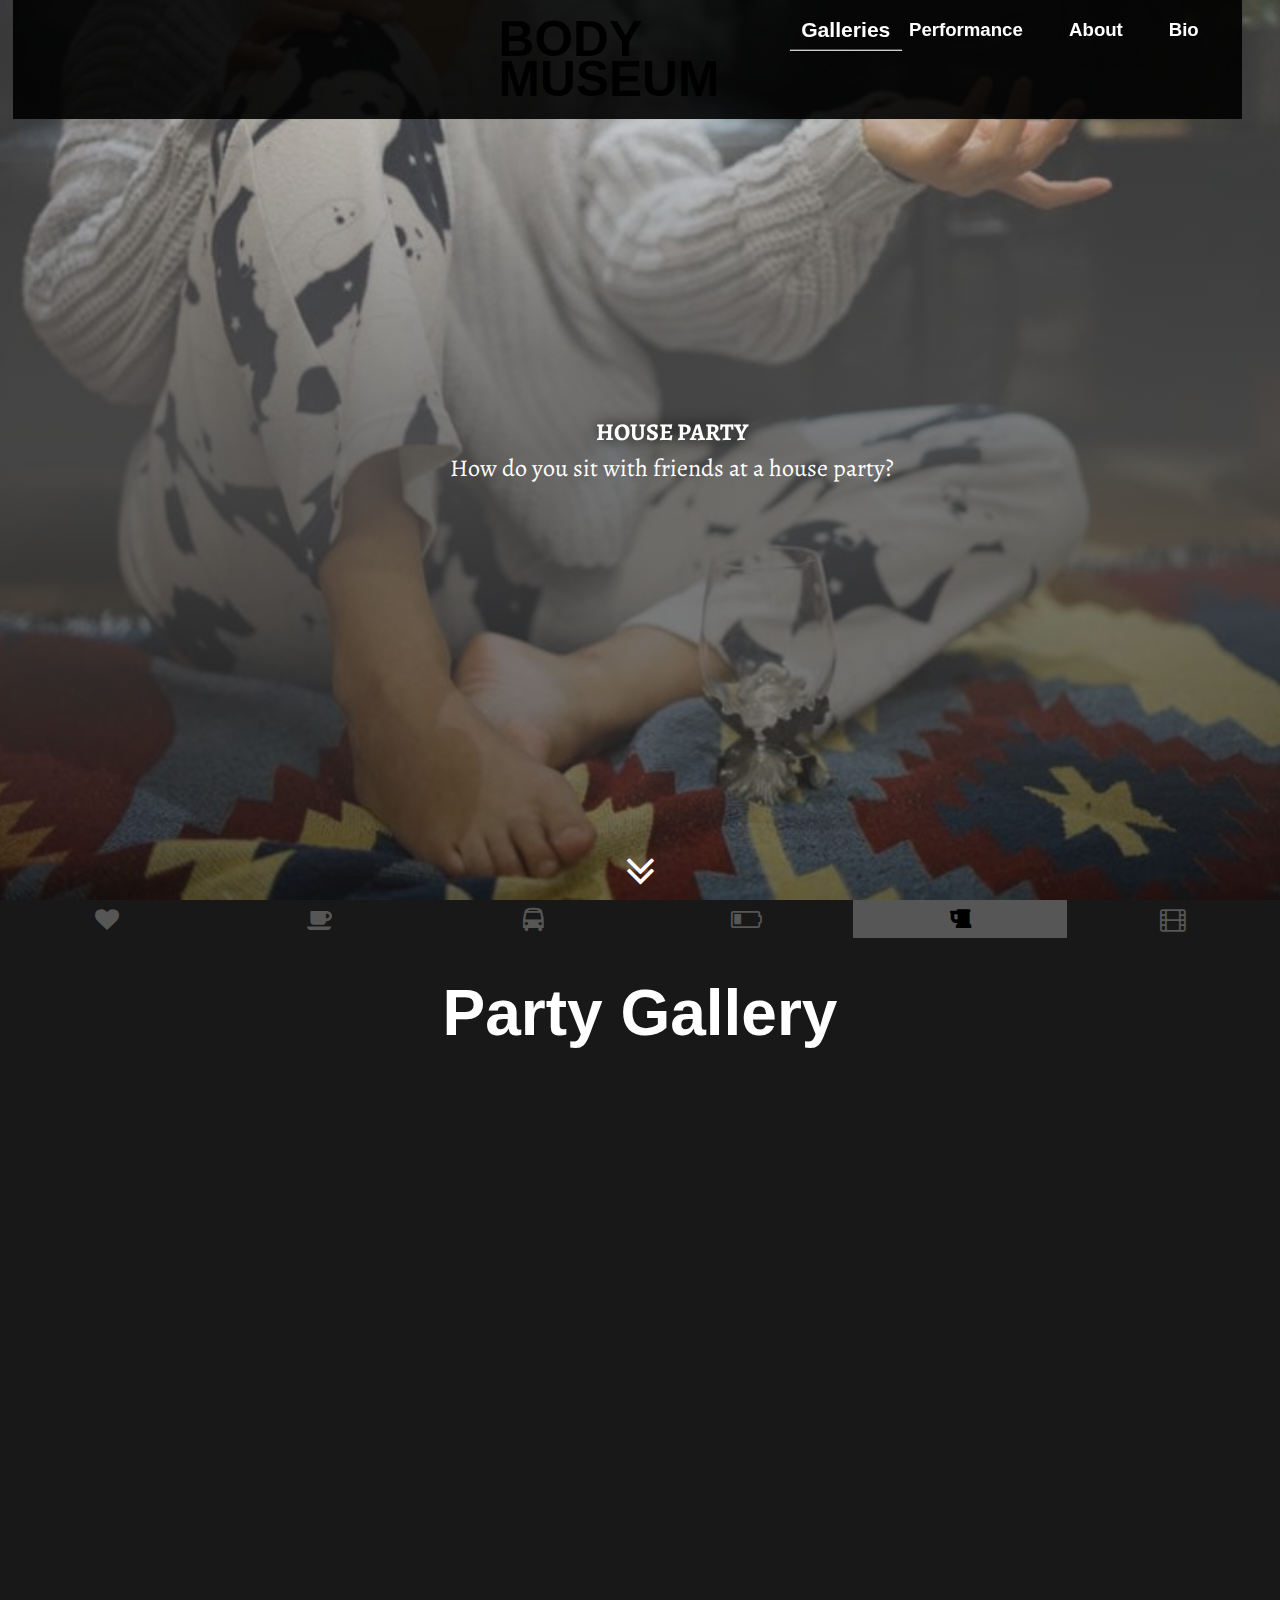
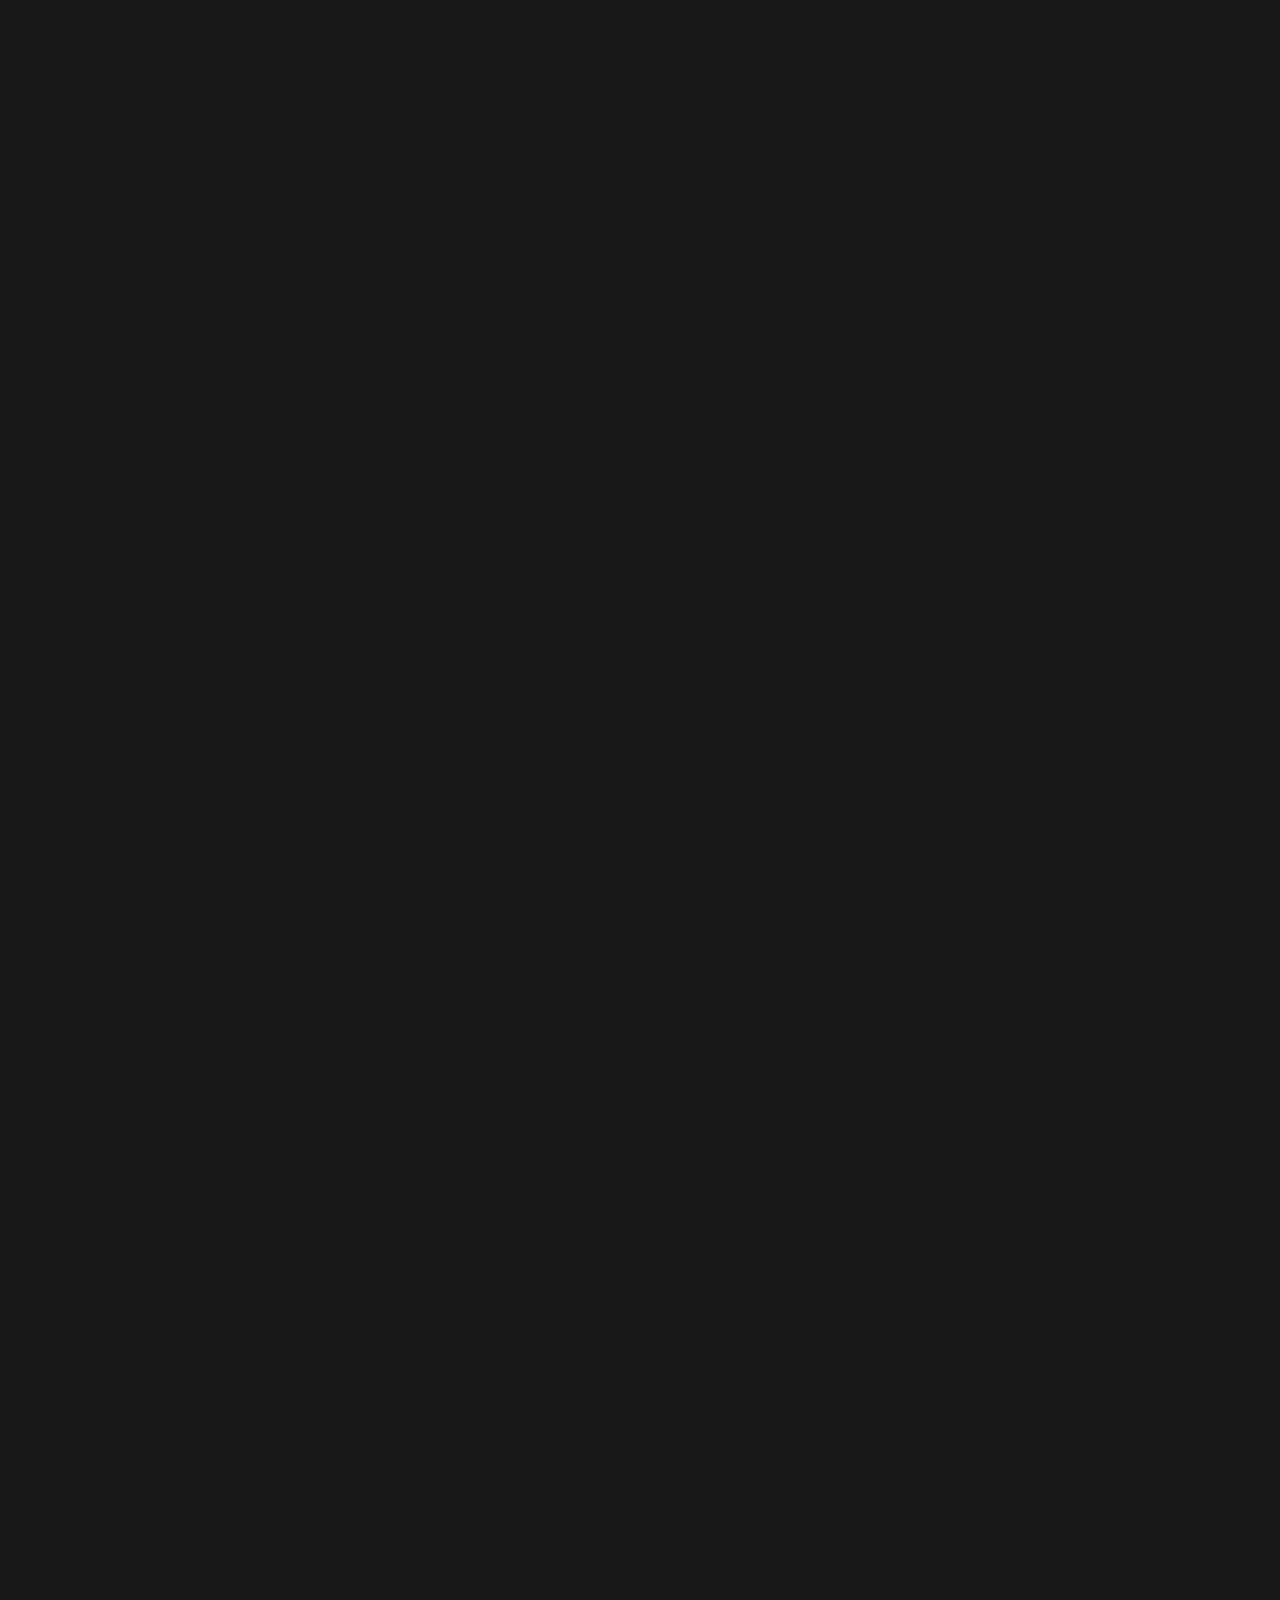
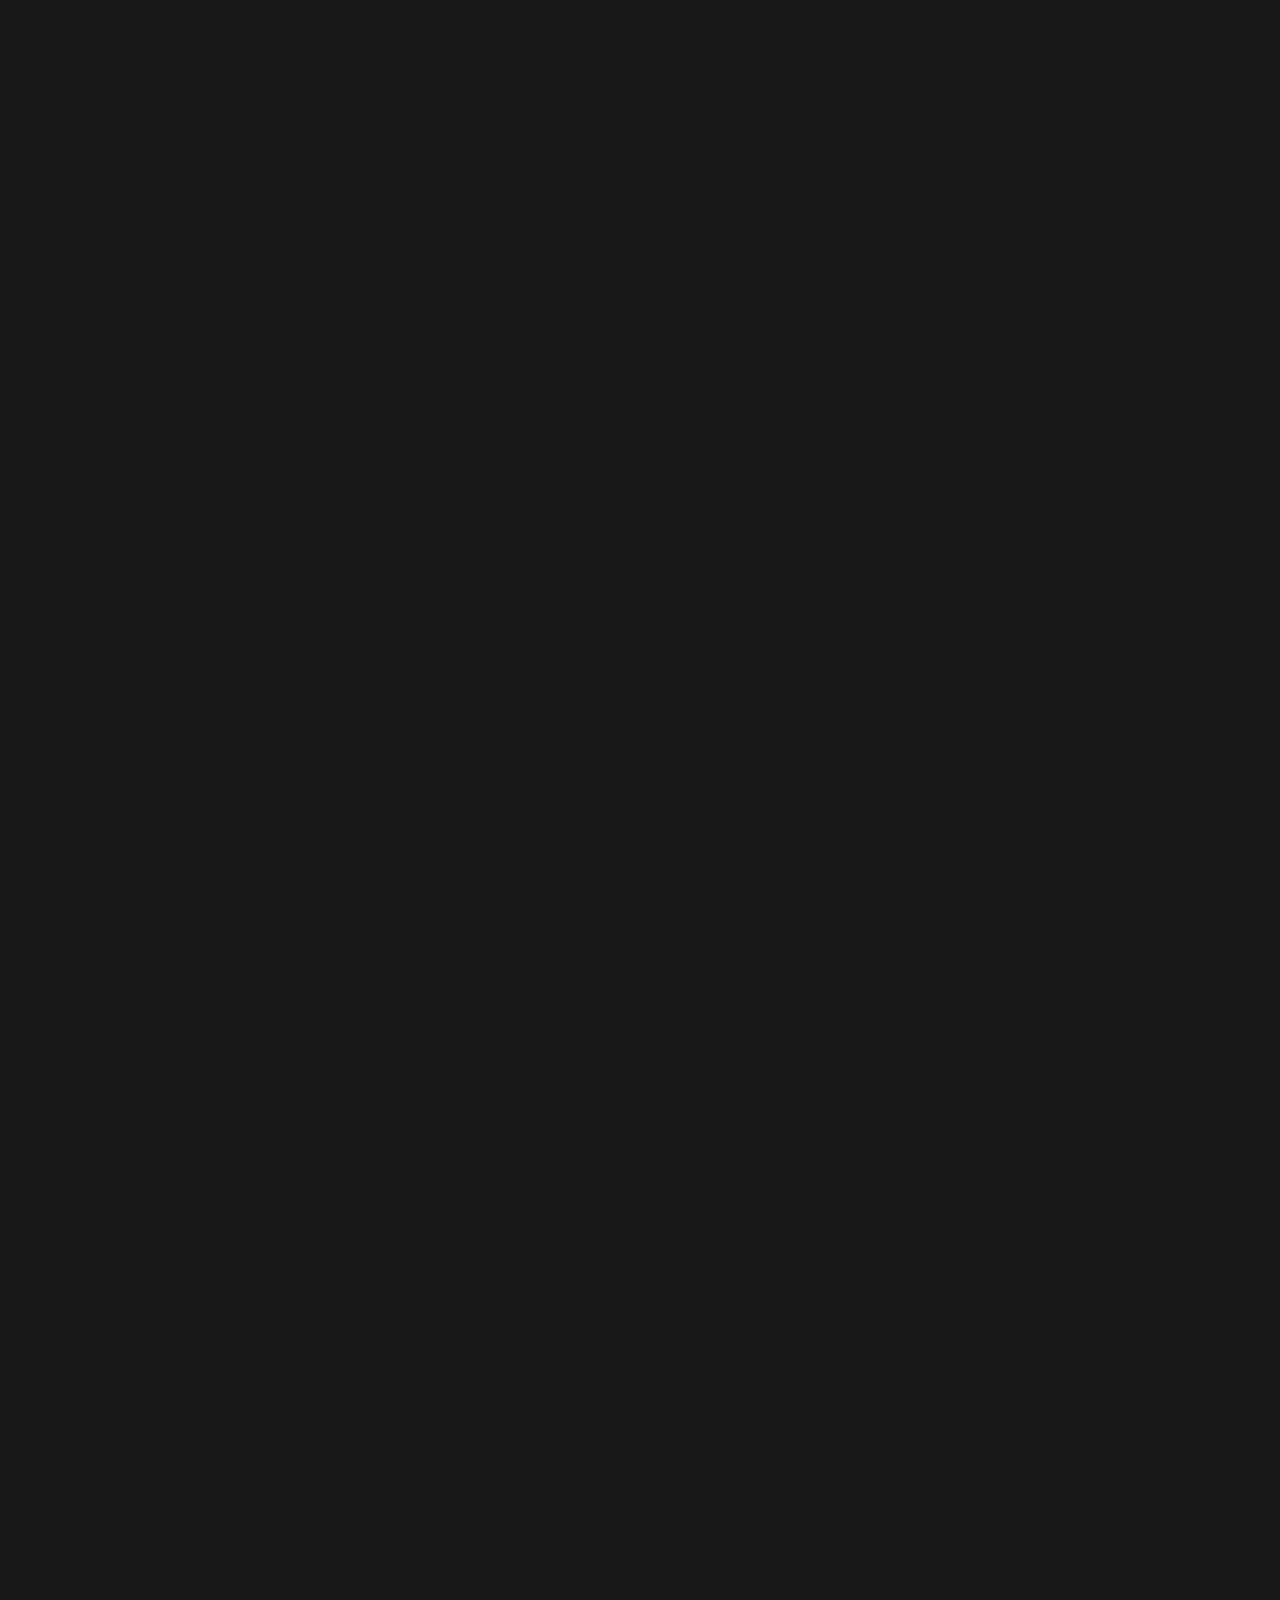
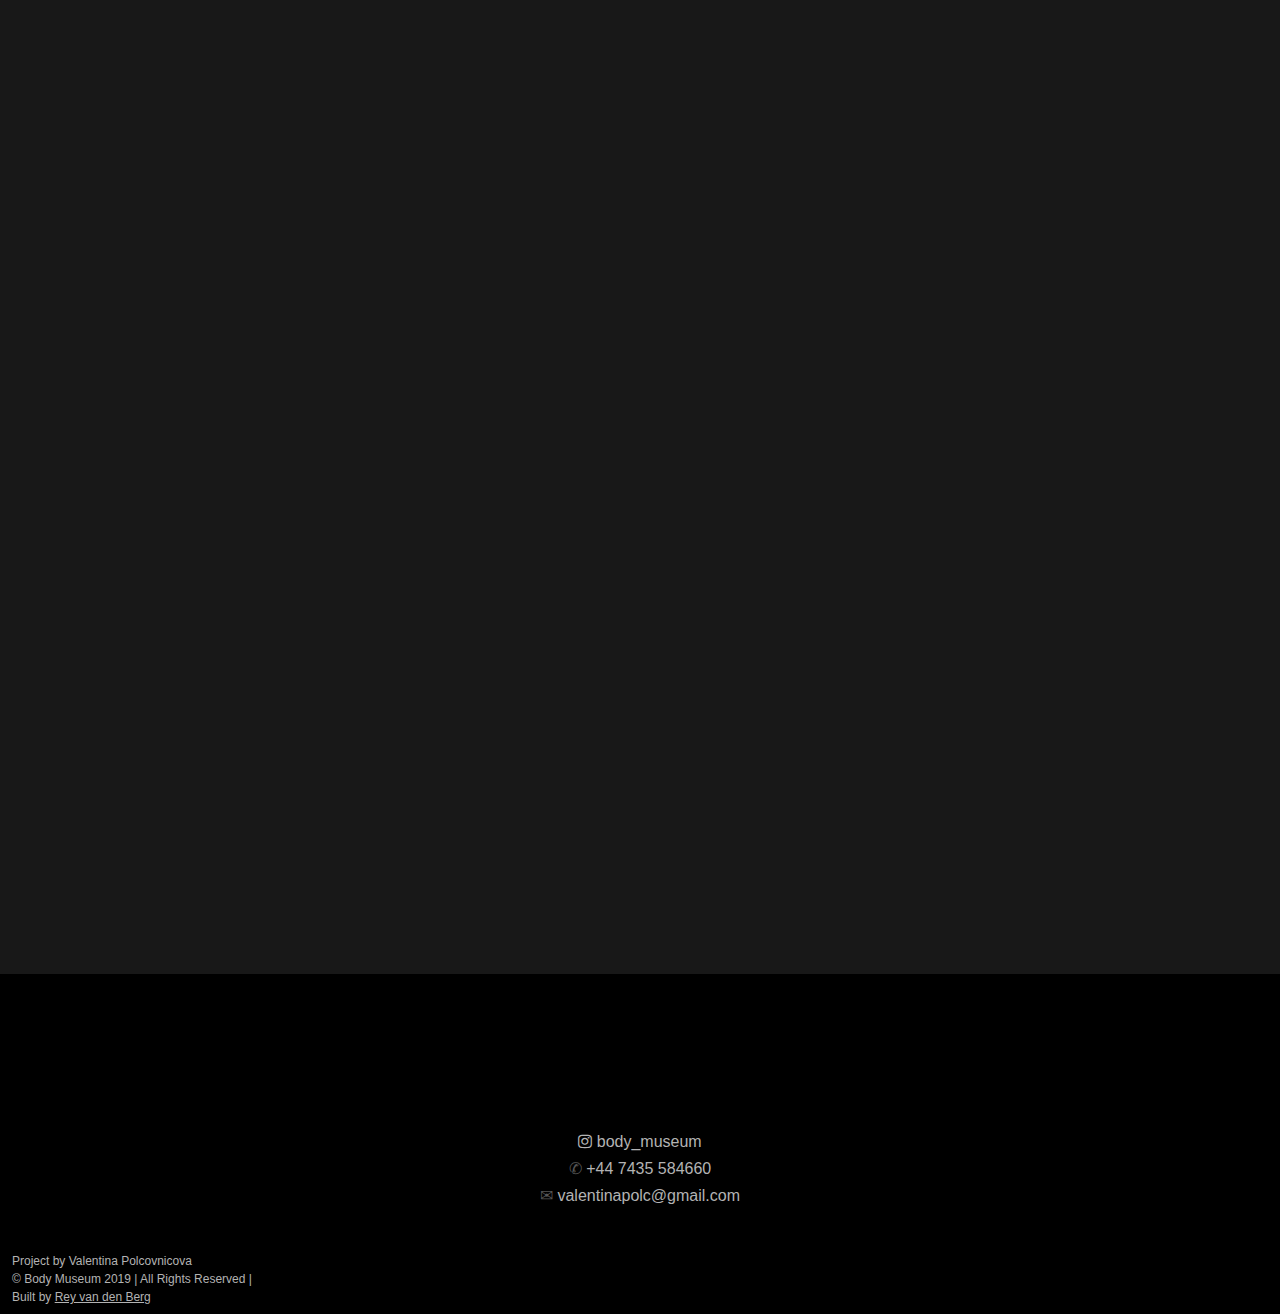
<file: gallery_party.html>
<!DOCTYPE html>
<html lang="en">

<head>
  <title>BM | House Party</title>
  <meta name="viewport" content="width=device-width, initial-scale=1">
  <meta charset='utf-8'>
  <meta name="theme-color" content="#565656">
   <link href='styles/style_2.css' rel="stylesheet">
   <link href='styles/nav_bar_2.css' rel='stylesheet'>
  <link rel="stylesheet" href="styles/media_queries.css">
  <link href="https://fonts.googleapis.com/css?family=Alegreya:900" rel="stylesheet">
  <link href="https://fonts.googleapis.com/css?family=Alegreya:500i" rel="stylesheet">
  <link href="https://fonts.googleapis.com/css?family=Alegreya:500" rel="stylesheet">
  <link rel="stylesheet" href="https://cdnjs.cloudflare.com/ajax/libs/font-awesome/4.7.0/css/font-awesome.min.css?v=<?= date('YmdHis')">
  <link rel="icon" href="Media/BM.ico">

  <script src="https://ajax.googleapis.com/ajax/libs/jquery/3.4.0/jquery.min.js"></script>

  <script type="text/javascript" src="scripts/nav_bar.js" async></script>
  <script type="text/javascript" src="scripts/scroll_fix.js" async></script>

  <!-- <script>var clicky_site_ids = clicky_site_ids || []; clicky_site_ids.push(101181237);</script>
  <script async src="//static.getclicky.com/js"></script> -->

</head>



    <body>


      <!-- <div class='title-galleries-container'>
        <div class='galleries-title'>Galleries Title
        </div>
        <div class='galleries-container'>
          <div class='pic_text_container'><div class = 'gallery-block' id = 'gallery-block'>1</div></a>
          <div class='pic_text_container'><div class = 'gallery-block' id = 'gallery-block'>2</div></a>
          <div class='pic_text_container'><div class = 'gallery-block' id = 'gallery-block'>3</div></a>
          <a href='#'><div class = 'gallery-block' id = 'gallery-block'>4</div></a>
          <a href='#'><div class = 'gallery-block' id = 'gallery-block'>5</div></a>
        </div>
      </div> -->

      <div class='party_image gallery_banner' id='wrap'>
        <div class="topnav" id="myTopnav">
          <a href="index.html" title='Ho</div>me' class='top_home' id='fav_image'>BODY<br>MUSEUM</a>
          <a href="gallery_fav.html" title='Galleries' id="active">Galleries</a>
          <a href="performance.html" title='Performance'>Performance</a>
          <a href="learn_more.html" title='Learn More'>About</a>
          <a href="bio.html" title='Bio'>Bio</a>
          <a href="javascript:void(0);" class="navicon-button icon" id='menu_icon_parent' onclick="myFunction()">
            <div class="navicon" id='menu_icon' class="top_icon fa fa-bars"></div>
          </a>
        </div>

        <div class='gallery_title_area'>
          <div class='gallery_title_text'>
            <h2 class='party_title' id="h2">
              HOUSE PARTY</h2>
            <p>How do you sit with friends at a house party?</p>
          </div>
        </div>
        <div class='arrow_icon'><i style='cursor: pointer;' class="fa fa-angle-double-down" id='angle_down'></i>
        </div>
      </div>

      <nav class="gallery_symbols" id="main_nav">
        <ul class='symbol_list party'>
          <li class='logo fav_logo' id='logo' style='cursor: pointer;'>
            <div class='img_logo_parent' style='color: white;'><img id='img_logo' src="Media/icon.png"></div>
          </li>
          <li class='fav_colour'><a href='gallery_fav.html'><i class="act_fav_colour symbol fa fa-heart"></i></a></li>
          <li class='cof_colour'><a href='gallery_cof.html'><i class=" symbol fa fa-coffee"></i></a></li>
          <li class='com_colour'><a href='gallery_com.html'><i
                class="symbol fa fa-bus"></i></a></li>
          <li class='work_colour'><a href='gallery_work.html'><i
                class="symbol fa fa-battery-quarter"></i></a>
          </li>
          <li class='party_colour party_active'><a href='gallery_party.html'><i id="act_colour"
                class="symbol fa fa-beer"></i></a>
          </li>
          <li class='film_colour'><a href='gallery_movie.html'><i class="symbol fa fa-film"></i></a>
          </li>
        </ul>
      </nav>

      <section class='main_galleries'>
        <h2 id="h2">
          Party Gallery
        </h2>

        <div class = 'gallery'>



                  <div class='pic_text_container'>
                    <div class = 'pic_block' >
                      <img src= 'Media/party/es_4-min.JPG' alt='Es'
                        srcset= "Media/party/es_4-min.JPG 640w"
                        sizes= "(max-width: 480px) 80vw, (max-width: 900px) 80vw,
                              (min-width: 1000px) 40vw,
                              254px,">
                            </div>
                              </a></div>



                  <div class='pic_text_container'>
                    <div class = 'pic_block' >
                      <img src= 'Media/party/em_4-min.JPG' alt='Em'
                        srcset= "Media/party/em_4-min.JPG 640w"
                        sizes= "(max-width: 480px) 72vw, (max-width: 900px) 72vw,
                              (min-width: 1000px) 36vw,
                              254px,">
                          </div>
                            </a></div>



                  <div class='pic_text_container'>
                    <div class = 'pic_block' >
                      <img src= 'Media/party/rey_4-min.jpg' alt='Rey'
                        srcset= "Media/party/rey_4-min.jpg 640w"
                        sizes= "(max-width: 480px) 72vw, (max-width: 900px) 72vw,
                              (min-width: 1000px) 36vw,
                              254px,">
                            </div>
                              </a></div>



                  <div class='pic_text_container'>
                    <div class = 'pic_block' >
                      <img src= 'Media/party/isa_4-min.JPG ' alt='Isa'
                        srcset= "Media/party/isa_4-min.JPG 640w"
                        sizes= "(max-width: 480px) 80vw, (max-width: 900px) 80vw,
                              (min-width: 1000px) 32vw,
                              254px,">
                          </div>
                            </a></div>



                  <div class='pic_text_container'>
                    <div class = 'pic_block' >
                      <img src= 'Media/party/jia_4.jpg' alt='Jialu'
                          srcset= "Media/party/jia_4.jpg 640w"
                          sizes= "(max-width: 480px) 100vw, (max-width: 900px) 80vw,
                                (min-width: 1000px) 50vw,
                                254px,">
                          </div>
                            </a></div>



                  <div class='pic_text_container'>
                    <div class = 'pic_block' >
                      <img src= 'Media/party/kons_4-min.JPG' alt='Kons'
                          srcset= "Media/party/kons_4-min.JPG 640w"
                          sizes= "(max-width: 480px) 56vw, (max-width: 900px) 56vw,
                                (min-width: 1000px) 24vw,
                                254px,">
                          </div>
                            </a></div>



                  <div class='pic_text_container'>
                    <div class = 'pic_block' >
                      <img src= 'Media/party/jo_4-min.JPG' alt='Jo'
                        srcset= "Media/party/jo_4-min.JPG 640w"
                        sizes= "(max-width: 480px) 75vw, (max-width: 900px) 75vw,
                              (min-width: 1000px) 34vw,
                              254px,">
                          </div>
                            </a></div>



                  <div class='pic_text_container'>
                    <div class = 'pic_block' >
                      <img src= 'Media/party/sam_4-min.JPG' alt='Sam'
                        srcset= "Media/party/sam_4-min.JPG 640w"
                        sizes= "(max-width: 480px) 80vw, (max-width: 900px) 80vw,
                              (min-width: 1000px) 40vw,
                              254px,">
                            </div>
                              </a></div>


                  <div class='pic_text_container'>
                    <div class = 'pic_block' >
                      <img src= 'Media/party/kat_4-min.JPG' alt='Katia'
                        srcset= "Media/party/kat_4-min.JPG 640w"
                        sizes= "(max-width: 480px) 76vw, (max-width: 900px) 76vw,
                              (min-width: 1000px) 36vw,
                              254px,">
                          </div>
                            </a></div>



                  <div class='pic_text_container'>
                    <div class = 'pic_block' >
                      <img src= 'Media/party/ning_4-min.JPG' alt='Ning'
                        srcset= "Media/party/ning_4-min.JPG 640w"
                        sizes= "(max-width: 480px) 52vw, (max-width: 900px) 52vw,
                              (min-width: 1000px) 28vw,
                              254px,">
                          </div>
                            </a></div>



                  <div class='pic_text_container'>
                    <div class = 'pic_block' >
                      <img src= 'Media/party/val_4(2)-min.JPG' alt='Val'
                        srcset= "Media/party/val_4(2)-min.JPG 640w"
                        sizes= "(max-width: 480px) 40vw, (max-width: 900px) 40vw,
                              (min-width: 1000px) 32vw,
                              254px,">
                          </div>
                            </a></div>



                  <div class='pic_text_container'>
                    <div class = 'pic_block' >
                      <img src= 'Media/party/pam_4-min.JPG' alt='Pam'
                        srcset= "Media/party/pam_4-min.JPG 640w"
                        sizes= "(max-width: 480px) 85vw, (max-width: 900px) 85vw,
                              (min-width: 1000px) 40vw,
                              254px,">
                          </div>
                            </a></div>



                  <div class='pic_text_container'>
                      <div class = 'pic_block' >
                        <img src= 'Media/party/pd_4.JPG' alt='PD'
                          srcset= "Media/party/pd_4.JPG 640w"
                          sizes= "(max-width: 480px) 45vw, (max-width: 900px) 45mw,
                                (min-width: 1000px) 22vw,
                                254px,">
                            </div>
                              </a></div>



                  <div class='pic_text_container'>
                    <div class = 'pic_block' >
                      <img src= 'Media/party/steve_4.JPG' alt='Steve'
                        srcset= "Media/party/steve_4.JPG 640w"
                        sizes= "(max-width: 480px) 80vw, (max-width: 900px) 80vw,
                              (min-width: 1000px) 39vw,
                              254px,">
                          </div>
                            </a></div>



                  <div class='pic_text_container'>
                    <div class = 'pic_block' id='no_border'>
                      <img src= 'Media/party/val_4-min.JPG' alt='Val'
                        srcset= "Media/party/val_4-min.JPG 640w"
                        sizes= "(max-width: 480px) 64vw, (max-width: 900px) 64vw,
                              (min-width: 1000px) 36vw,
                              254px,">
                          </div>
                            </a></div>

          </div>
      </section>

    </body>


    <footer>
      <div class="contact" id="contact">
        <i class="fa fa-instagram" id='party_icon'></i>
          <a id="insta" href="https://www.instagram.com/body_museum/">body_museum</a>
              <span class='party_icon'>&#x2706</span> +44 7435 584660
                <br>
                  <span class='party_icon'>&#x2709</span> valentinapolc@gmail.com
      </div>
      <div class="copyright">
        Project by Valentina Polcovnicova
          <br>
            <br>
              &copy Body Museum 2019 | All Rights Reserved |
                <br>
                  <br>
                  Built by <a id='insta' href='https://github.com/Rey810'>Rey van den Berg</a>

      </div>
    </footer>


  </body>


</html>
</file>
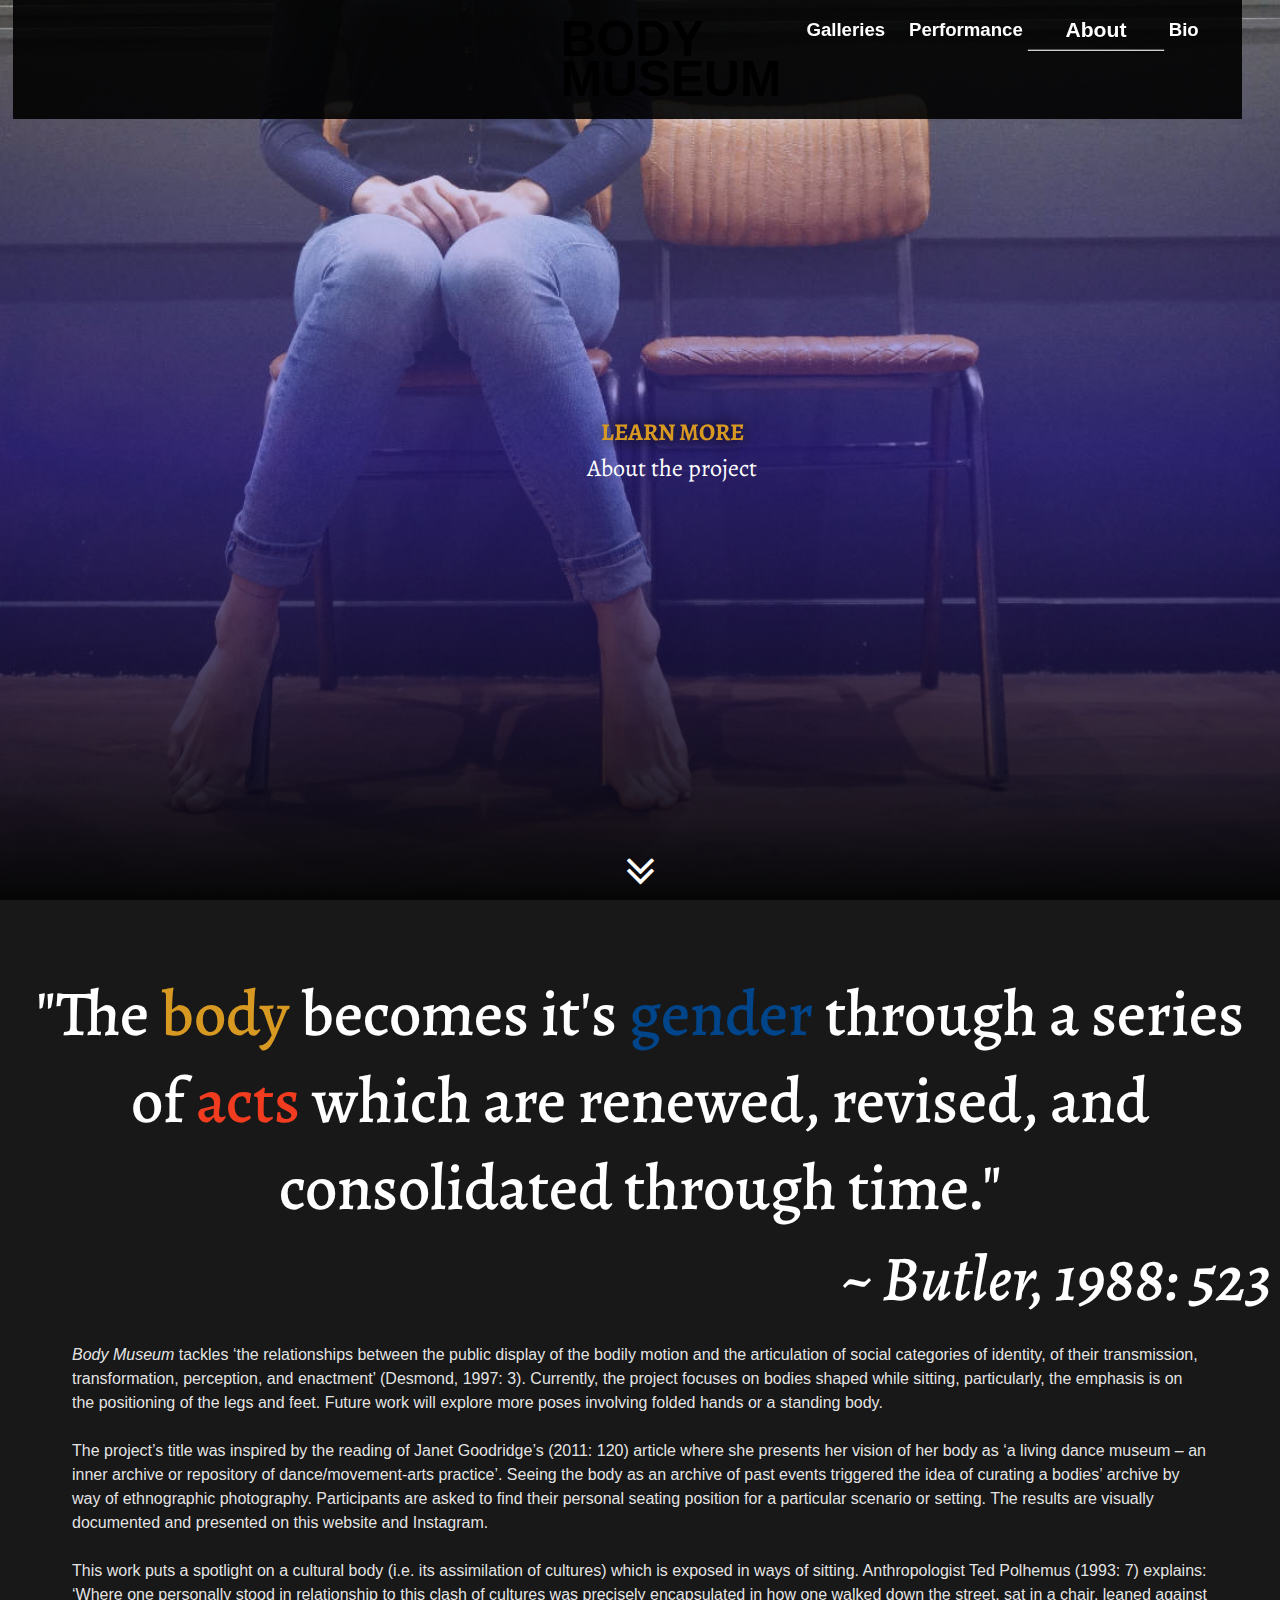
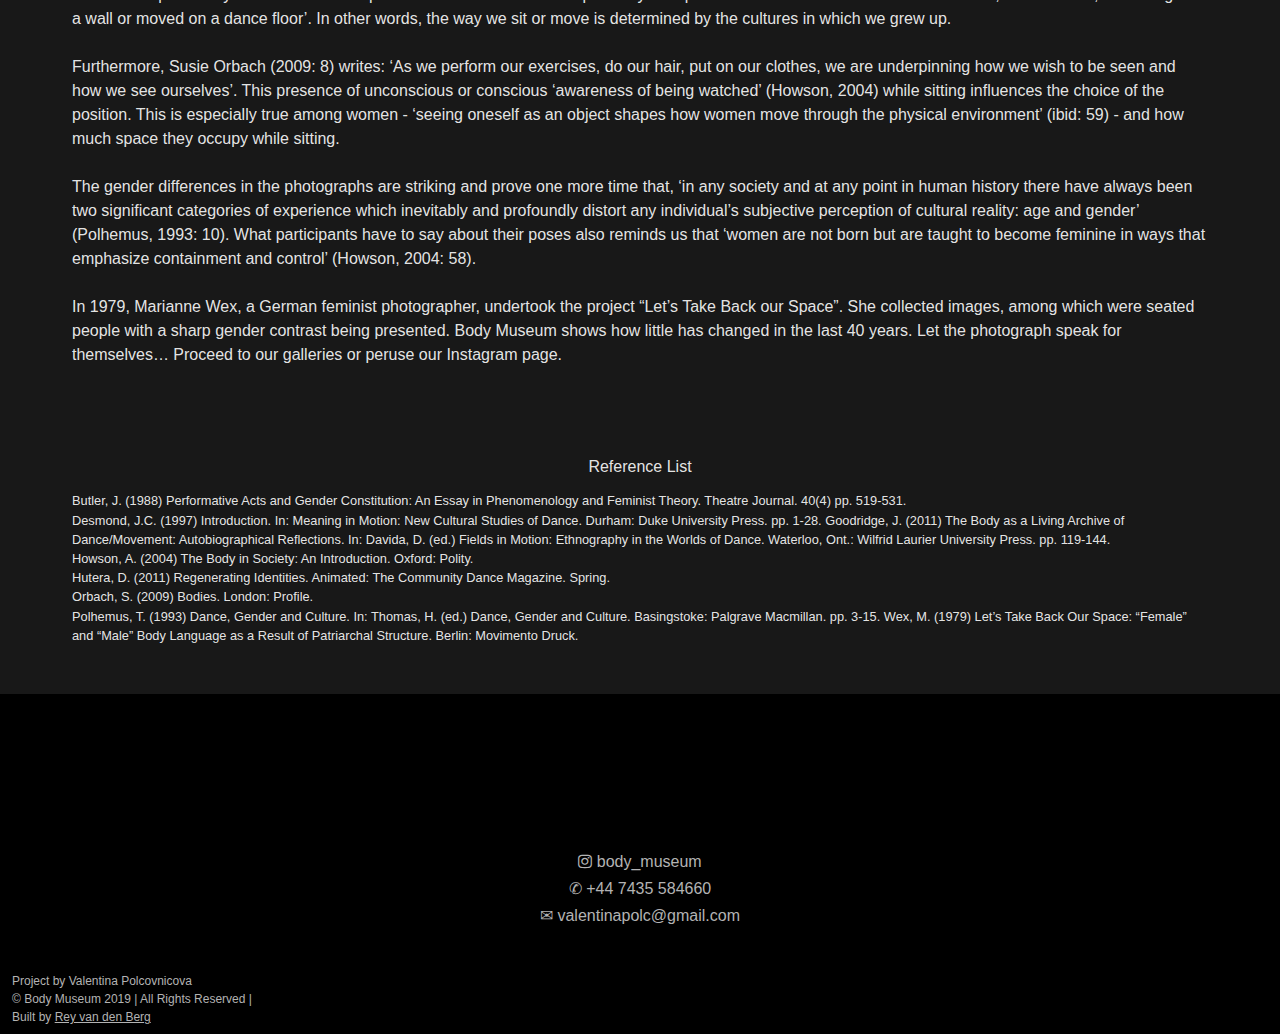
<file: learn_more.html>
<!DOCTYPE html>
<html lang="en">


<head>
   <title>BM | ABOUT</title>
   <meta name="viewport" content="width=device-width, initial-scale=1">
   <meta charset='utf-8'>
   <meta name="theme-color" content="#3222af8c">
   <link href='styles/style_2.css' rel="stylesheet">
   <link href='styles/nav_bar_2.css' rel='stylesheet'>
  <link rel="stylesheet" href="styles/media_queries.css">
   <link href="https://fonts.googleapis.com/css?family=Alegreya:900" rel="stylesheet">
   <link href="https://fonts.googleapis.com/css?family=Alegreya:500i" rel="stylesheet">
   <link href="https://fonts.googleapis.com/css?family=Alegreya:500" rel="stylesheet">
   <link rel="stylesheet" href="https://cdnjs.cloudflare.com/ajax/libs/font-awesome/4.7.0/css/font-awesome.min.css?v=<?= date('YmdHis')">
  <link rel="icon" href="Media/BM.ico">

  <script src="https://ajax.googleapis.com/ajax/libs/jquery/3.4.0/jquery.min.js"></script>

  <script type="text/javascript" src="scripts/nav_bar.js" async></script>
  <script type="text/javascript" src="scripts/scroll_fix.js" async></script>

  <!-- <script>var clicky_site_ids = clicky_site_ids || []; clicky_site_ids.push(101181237);</script>
  <script async src="//static.getclicky.com/js"></script> -->

</head>


<body>


  <div class='learn_more_image gallery_banner' id='wrap'>
    <div class="topnav" id="myTopnav">
      <a href="index.html" title='Home' class='top_home' id='fav_image'>BODY<br>MUSEUM</a>
      <a href="gallery_fav.html" title='Galleries'>Galleries</a>
      <a href="performance.html" title='Performance'>Performance</a>
      <a href="learn_more.html" title='Learn More' id="active">About</a>
      <a href="bio.html" title='Bio'>Bio</a>
      <a href="javascript:void(0);" class="navicon-button icon " id='menu_icon_parent' onclick="myFunction()">
        <div class="navicon" id='menu_icon' class="top_icon fa fa-bars"></div>
      </a>
    </div>

    <div class='gallery_title_area'>
      <div class='gallery_title_text'>


          <h2 class='movie_title' id="h2">
            LEARN MORE</h2>
          <p>About the project</p>

      </div>
    </div>
    <div class='arrow_icon'><i style='cursor: pointer;' class="fa fa-angle-double-down" id='angle_down'></i></div>
  </div>

  <nav class="gallery_symbols" id="main_nav">
    <ul class='symbol_list film'>
      <li class='logo' id='main_logo' style='cursor: pointer;'>
        <div class='img_logo_parent' style='color: white;'><img id='img_logo' src="Media/icon.png"></div>
      </li>
    </ul>
  </nav>

  <section class= 'main_galleries'>
    <div class= 'describe' id='learn_more_quote'>
            <div class="gallery_title_text" id="about_header_text">
              <h2 style="font-weight:500;" id="about_header">
                "The <span style="color: #D79922;">body</span> becomes it's <span class='large_screen_colour' id='mobile_screen_colour'>gender</span> through
                  a series of <span style="color: #F13C20;">acts</span> which are
                 renewed,
                 revised, and
                consolidated through
                time."<p style="margin:0; font-style: italic; text-align: right;">~ Butler, 1988: 523</p>
              </h2>
            </div>
    <div class='text_body about_text_body' id='no_border'>
      <p class='font_adj_mob font_adj_lrg'><span style="font-style: italic;">Body Museum</span> tackles ‘the relationships between the public display of the bodily motion and the articulation of social categories of identity, of their transmission, transformation, perception, and enactment’ (Desmond, 1997: 3). Currently, the project focuses on bodies shaped while sitting, particularly, the emphasis is on the positioning of the legs and feet. Future work will explore more poses involving folded hands or a standing body.
        <br>
            <br>
The project’s title was inspired by the reading of Janet Goodridge’s (2011: 120) article where she presents her vision of her body as ‘a living dance museum – an inner archive or repository of dance/movement-arts practice’. Seeing the body as an archive of past events triggered the idea of curating a bodies’ archive by way of ethnographic photography. Participants are asked to find their personal seating position for a particular scenario or setting. The results are visually documented and presented on this website and Instagram.
<br>
    <br>
This work puts a spotlight on a cultural body (i.e. its assimilation of cultures) which is exposed in ways of sitting. Anthropologist Ted Polhemus (1993: 7) explains: ‘Where one personally stood in relationship to this clash of cultures was precisely encapsulated in how one walked down the street, sat in a chair, leaned against a wall or moved on a dance floor’. In other words, the way we sit or move is determined by the cultures in which we grew up.
<br>
    <br>
Furthermore, Susie Orbach (2009: 8) writes: ‘As we perform our exercises, do our hair, put on our clothes, we are underpinning how we wish to be seen and how we see ourselves’. This presence of unconscious or conscious ‘awareness of being watched’ (Howson, 2004) while sitting influences the choice of the position. This is especially true among women - ‘seeing oneself as an object shapes how women move through the physical environment’ (ibid: 59) - and how much space they occupy while sitting.
<br>
    <br>
The gender differences in the photographs are striking and prove one more time that, ‘in any society and at any point in human history there have always been two significant categories of experience which inevitably and profoundly distort any individual’s subjective perception of cultural reality: age and gender’ (Polhemus, 1993: 10). What participants have to say about their poses also reminds us that ‘women are not born but are taught to become feminine in ways that emphasize containment and control’ (Howson, 2004: 58).
<br>
    <br>
In 1979, Marianne Wex, a German feminist photographer, undertook the project “Let’s Take Back our Space”. She collected images, among which were seated people with a sharp gender contrast being presented. Body Museum shows how little has changed in the last 40 years. Let the photograph speak for themselves… Proceed to our galleries or peruse our Instagram page.
<br>
  <br>
    <br>
      <br>
    </p>
<p class='font_adj_mob' style='text-align: center; margin-bottom: 1vw;'>Reference List</p>
<p class= 'reference font_adj_mob' style='margin-top:0;'>
Butler, J. (1988) Performative Acts and Gender Constitution: An Essay in Phenomenology and Feminist Theory. Theatre Journal. 40(4) pp. 519-531.<br>
Desmond, J.C. (1997) Introduction. In: Meaning in Motion: New Cultural Studies of Dance. Durham: Duke University Press. pp. 1-28.
Goodridge, J. (2011) The Body as a Living Archive of Dance/Movement: Autobiographical Reflections. In: Davida, D. (ed.) Fields in Motion: Ethnography in the Worlds of Dance. Waterloo, Ont.: Wilfrid Laurier University Press. pp. 119-144.<br>
Howson, A. (2004) The Body in Society: An Introduction. Oxford: Polity.<br>
Hutera, D. (2011) Regenerating Identities. Animated: The Community Dance Magazine. Spring.   <br>
Orbach, S. (2009) Bodies. London: Profile.<br>
Polhemus, T. (1993) Dance, Gender and Culture. In: Thomas, H. (ed.) Dance, Gender and Culture. Basingstoke: Palgrave Macmillan. pp. 3-15.
Wex, M. (1979) Let’s Take Back Our Space: “Female” and “Male” Body Language as a Result of Patriarchal Structure. Berlin: Movimento Druck.  </p>
<br>
<br>
    </div>
  </section>
</body>


<footer>
  <div class="contact" id="contact">
    <i class="white_icon fa fa-instagram"></i>
      <a id="insta" href="https://www.instagram.com/body_museum/">body_museum</a>
          &#x2706 +44 7435 584660
            <br>
              &#x2709 valentinapolc@gmail.com
  </div>
  <div class="copyright">
    Project by Valentina Polcovnicova
      <br>
        <br>
          &copy Body Museum 2019 | All Rights Reserved |
            <br>
              <br>
          Built by <a id='insta' href='https://github.com/Rey810'>Rey van den Berg</a>

  </div>
</footer>
</html>
</file>
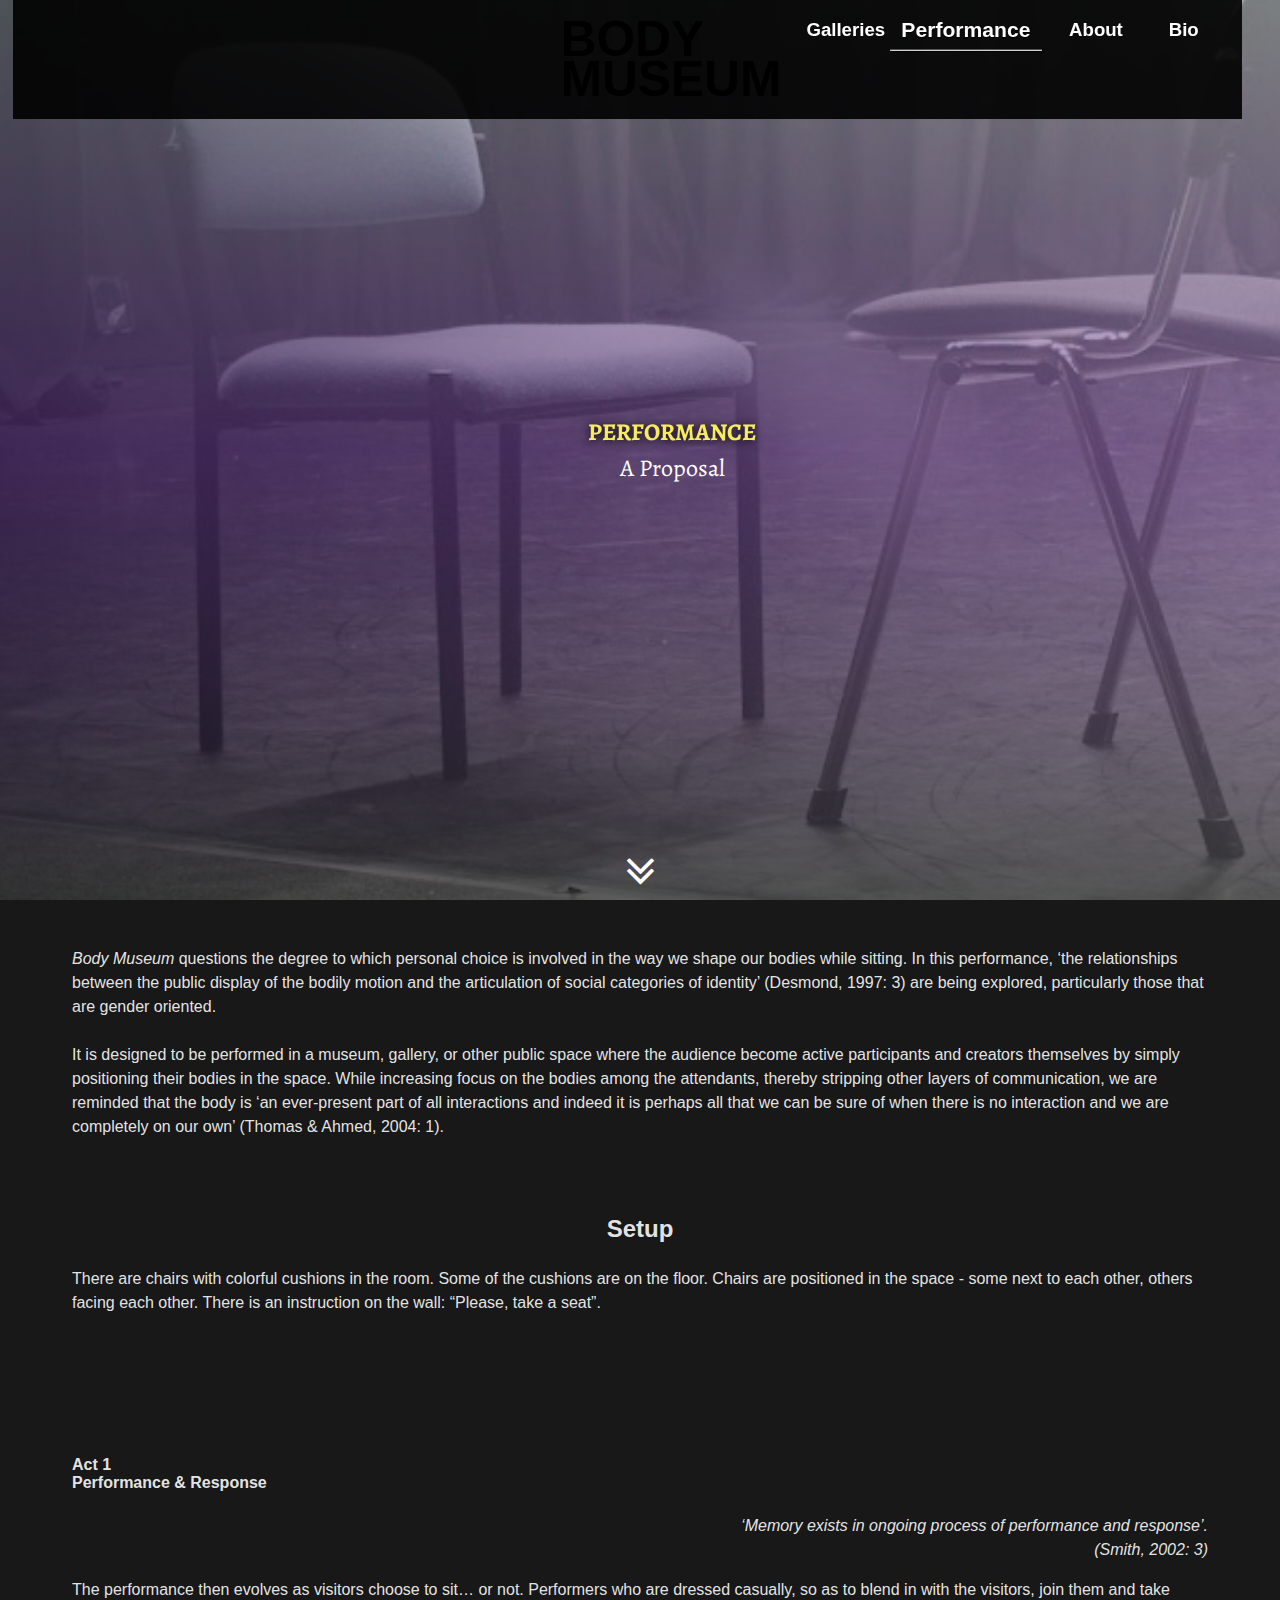
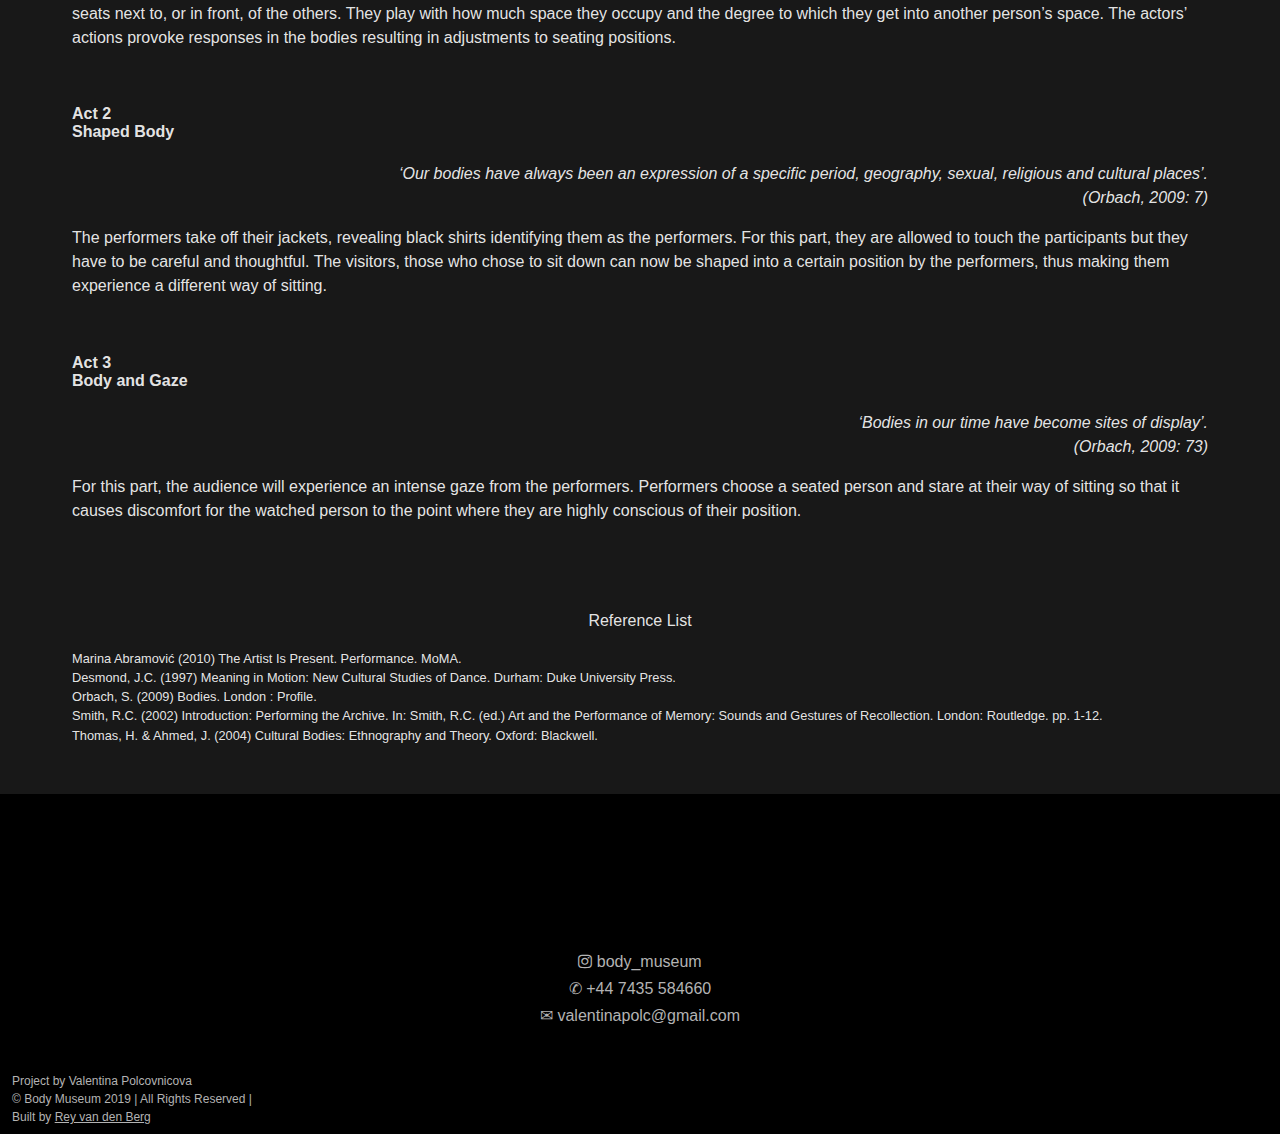
<file: performance.html>
<!DOCTYPE html>
<html lang="en">


<head>
 <title>BM | Performance</title>
 <meta name="viewport" content="width=device-width, initial-scale=1">
 <meta charset='utf-8'>
 <meta name="theme-color" content="#55058657">
   <link href='styles/style_2.css' rel="stylesheet">
   <link href='styles/nav_bar_2.css' rel='stylesheet'>
<link rel="stylesheet" href="styles/media_queries.css">
 <link href="https://fonts.googleapis.com/css?family=Alegreya:900" rel="stylesheet">
 <link href="https://fonts.googleapis.com/css?family=Alegreya:500i" rel="stylesheet">
 <link href="https://fonts.googleapis.com/css?family=Alegreya:500" rel="stylesheet">
 <link rel="stylesheet" href="https://cdnjs.cloudflare.com/ajax/libs/font-awesome/4.7.0/css/font-awesome.min.css?v=<?= date('YmdHis')">
  <link rel="icon" href="Media/BM.ico">

  <script src="https://ajax.googleapis.com/ajax/libs/jquery/3.4.0/jquery.min.js"></script>

  <script type="text/javascript" src="scripts/nav_bar.js" async></script>
  <script type="text/javascript" src="scripts/scroll_fix.js" async></script>
<!-- 
  <script>var clicky_site_ids = clicky_site_ids || []; clicky_site_ids.push(101181237);</script>
  <script async src="//static.getclicky.com/js"></script> -->

</head>


<body>


  <div class='perf_image gallery_banner' id='wrap'>
    <div class="topnav" id="myTopnav">
      <a href="index.html" title='Home' class='top_home' id='fav_image'>BODY<br>MUSEUM</a>
      <a href="gallery_fav.html" title='Galleries'>Galleries</a>
      <a href="performance.html" title='Performance' id="active">Performance</a>
      <a href="learn_more.html" title='Learn More'>About</a>
      <a href="bio.html" title='Bio'>Bio</a>
      <a href="javascript:void(0);" class="navicon-button icon " id='menu_icon_parent' onclick="myFunction()">
        <div class="navicon" id='menu_icon' class="top_icon fa fa-bars"></div>
      </a>
    </div>

    <div class='gallery_title_area'>
      <div class='gallery_title_text'>
        <h2 class='act_fav_title perf_title' id="h2">
          PERFORMANCE</h2>
        <p>A Proposal</p>
      </div>
    </div>
    <div class='arrow_icon'><i style='cursor: pointer;' class="fa fa-angle-double-down" id='angle_down'></i></div>
  </div>

    <nav class="gallery_symbols" id="main_nav">
      <ul class='symbol_list film'>
        <li class='logo' id='main_logo' style='cursor: pointer;'>
          <div class='img_logo_parent' style='color: white;'><img id='img_logo' src="Media/icon.png"></div>
        </li>
      </ul>
    </nav>

  <section class= 'main_galleries'>
    <div class= 'describe' id='learn_more_quote'>
    <div class='text_body perf_text_body'>
      <p class='val_colour font_adj_mob font_adj_lrg'>
  <span style='font-style:italic;'>Body Museum</span> questions the degree to which personal choice is involved in the way we shape our bodies while sitting. In this performance, ‘the relationships between the public display of the bodily motion and the articulation of social categories of identity’ (Desmond, 1997: 3) are being explored, particularly those that are gender oriented.<br><br>
  It is designed to be performed in a museum, gallery, or other public space where the audience become active participants and creators themselves by simply positioning their bodies in the space. While increasing focus on the bodies among the attendants, thereby stripping other layers of communication, we are reminded that the body is ‘an ever-present part of all interactions and indeed it is perhaps all that we can be sure of when there is no interaction and we are completely on our own’ (Thomas & Ahmed, 2004: 1).</p>
  <br>
  <br>
  <h3 class='perf_colours'>Setup</h3>
<p class='font_adj_mob font_adj_lrg'>There are chairs with colorful cushions in the room. Some of the cushions are on the floor. Chairs are positioned in the space - some next to each other, others facing each other. There is an instruction on the wall: “Please, take a seat”. <br><br><br>
<br> 
<br>
<br>
  <div class='faded_bg'>
    <h4 class='perf_colours'>Act 1<br>
      Performance & Response<br></h4>
    <p class='font_adj_mob font_adj_lrg centre' id='underline'>
  <p class='val_colour font_adj_mob font_adj_lrg' style='text-align:right; font-style: italic;'>‘Memory exists in ongoing process of performance and response’.<br>
  (Smith, 2002: 3)</p></p>
  <p class='font_adj_mob font_adj_lrg'>The performance then evolves as visitors choose to sit… or not. Performers who are dressed casually, so as to blend in with the visitors, join them and take seats next to, or in front, of the others. They play with how much space they occupy and the degree to which they get into another person’s space. The actors’ actions provoke responses in the bodies resulting in adjustments to seating positions.</p>
  <br>
  <h4 class='perf_colours'>Act 2<br>
    Shaped Body<br></h4>
  <p class='font_adj_mob font_adj_lrg centre' id='underline'>
  <p class='val_colour font_adj_mob font_adj_lrg' style='text-align:right; font-style: italic;' id='performance_quotes'>
    ‘Our bodies have always been an expression of a specific period, geography, sexual, religious and cultural places’.
    <br>
  (Orbach, 2009: 7)</p></p>
  <p class='font_adj_mob font_adj_lrg'>The performers take off their jackets, revealing black shirts identifying them as the performers. For this part, they are allowed to touch the participants but they have to be careful and thoughtful. The visitors, those who chose to sit down can now be shaped into a certain position by the performers, thus making them experience a different way of sitting.</p>
  <br>
  <h4 class='perf_colours'>Act 3<br>
    Body and Gaze<br></h4>
  <p class='font_adj_mob font_adj_lrg centre' id='underline'>
  <p class='val_colour font_adj_mob font_adj_lrg' style='text-align:right; font-style: italic;'>‘Bodies in our time have
    become sites of display’. <br>
  (Orbach, 2009: 73)</p></p>
  <p class='font_adj_mob font_adj_lrg'>For this part, the audience will experience an intense gaze from the performers. Performers choose a seated person and stare at their way of sitting so that it causes discomfort for the watched person to the point where they are highly conscious of their position.</p>
    </div>
    <br>
    <br>
    <br>
  <p class='font_adj_mob centre' style='text-align: center;'>Reference List</p>
  <p class='reference font_adj_mob'>Marina Abramović (2010) The Artist Is Present. Performance. MoMA. <br>
  Desmond, J.C. (1997) Meaning in Motion: New Cultural Studies of Dance. Durham: Duke University Press.<br>
  Orbach, S. (2009) Bodies. London : Profile.<br>
  Smith, R.C. (2002) Introduction: Performing the Archive. In: Smith, R.C. (ed.) Art and the Performance of Memory: Sounds and Gestures of Recollection. London: Routledge. pp. 1-12. <br>
  Thomas, H. & Ahmed, J. (2004) Cultural Bodies: Ethnography and Theory. Oxford: Blackwell.
</p>
<br>
<br>
    </div>
  </section>
</body>


<footer>
  <div class="contact" id="contact">
    <i class="white_icon fa fa-instagram"></i>
    <a id="insta" href="https://www.instagram.com/body_museum/">body_museum</a>
    &#x2706 +44 7435 584660
    <br>
    &#x2709 valentinapolc@gmail.com
  </div>
  <div class="copyright">
    Project by Valentina Polcovnicova
    <br>
    <br>
    &copy Body Museum 2019 | All Rights Reserved |
    <br>
    <br>
    Built by <a id='insta' href='https://github.com/Rey810'>Rey van den Berg</a>

  </div>
</footer>
</html>
</file>
<file: styles/style_2.css>
/*Gallery Colours*/
/*Bio page colours*/
/*various gallery title areas*/
.gallery_title_area {
  display: -webkit-box;
  display: -ms-flexbox;
  display: flex;
  -webkit-box-orient: vertical;
  -webkit-box-direction: normal;
      -ms-flex-direction: column;
          flex-direction: column;
  -webkit-box-pack: center;
      -ms-flex-pack: center;
          justify-content: center;
  -webkit-box-align: center;
      -ms-flex-align: center;
          align-items: center;
  -webkit-box-flex: 1;
      -ms-flex: 1;
          flex: 1;
  top: 50%;
  z-index: 1;
}

.gallery_title_text > * {
  margin: 0;
  color: white;
  font-size: 1.5em;
  font-family: 'Alegreya';
}

.act_fav_title {
  font-size: 4em;
  -webkit-filter: drop-shadow(0 0.05em 0.2em black);
          filter: drop-shadow(0 0.05em 0.2em black);
}

.perf_title, .learn_more_title {
  font-size: 5em;
  -webkit-filter: drop-shadow(0 0.05em 0.2em black);
          filter: drop-shadow(0 0.05em 0.2em black);
}

.perf_title {
  color: #f7ec5e;
}

.main_title {
  font-size: 5em;
  color: black;
  -webkit-filter: drop-shadow(0 0.05em 0.2em white);
          filter: drop-shadow(0 0.05em 0.2em white);
}

.exp_main_title {
  font-size: 5em;
  color: white;
  /* filter: drop-shadow(0.1em 0.0em 0.6em white); */
}

.act_title {
  font-size: 4em;
  -webkit-filter: drop-shadow(0 0.05em 0.2em black);
          filter: drop-shadow(0 0.05em 0.2em black);
}

.fav_title {
  color: #E4599A;
}

.com_title {
  color: #66FCF1;
  -webkit-filter: drop-shadow(0 0 0.3em black);
          filter: drop-shadow(0 0 0.3em black);
}

.cof_title {
  color: #004489;
  -webkit-filter: drop-shadow(0 0.05em 0.2em black);
          filter: drop-shadow(0 0.05em 0.2em black);
}

.work_title {
  color: #F13C20;
  -webkit-filter: drop-shadow(0 0 0.3em black);
          filter: drop-shadow(0 0 0.3em black);
}

.movie_title {
  -webkit-filter: drop-shadow(0 0 0.3em black);
          filter: drop-shadow(0 0 0.3em black);
  color: #D79922;
}

.party_title {
  -webkit-filter: drop-shadow(0 0 0.3em black);
          filter: drop-shadow(0 0 0.3em black);
}

.bio_title {
  color: #229ED7;
}

.land_bg_gradient {
  position: absolute;
  top: 0;
  left: 0;
  right: 0;
  bottom: 0;
  z-index: 0;
  opacity: 0.7;
}

.gallery_banner {
  display: -webkit-box;
  display: -ms-flexbox;
  display: flex;
  -webkit-box-orient: vertical;
  -webkit-box-direction: normal;
      -ms-flex-direction: column;
          flex-direction: column;
  height: calc(var(--vh, 1vh) * 100);
  background-repeat: no-repeat;
  background-size: cover;
}

.fav_image {
  background-color: #E4599A;
  /*background-image: linear-gradient(to bottom, rgba(245, 246, 252,0.22), rgba(137, 29, 111, 0.47), rgb(24, 24, 24, )),
    url(../Media/fav/jo_fav-min.jpg); */
  /* background: -webkit-gradient(linear, to bottom, rgba(245, 246, 252,0.22), rgba(137, 29, 111, 0.47), rgb(24, 24, 24, )),
    url(../Media/fav/jo_fav-min.jpg); */
  background-image: url("../Media/fav/jo_fav-min.jpg");
  background-image: -webkit-gradient(linear, left top, left bottom, from(rgba(245, 246, 252, 0.22)), color-stop(rgba(137, 29, 111, 0.45)), to(rgba(24, 24, 24, 0.52))), url("../Media/fav/jo_fav-min.jpg");
  background-image: linear-gradient(to bottom, rgba(245, 246, 252, 0.22), rgba(137, 29, 111, 0.45), rgba(24, 24, 24, 0.52)), url("../Media/fav/jo_fav-min.jpg");
  background-image: -moz-linear-gradient(to bottom, rgba(245, 246, 252, 0.22), rgba(137, 29, 111, 0.45), rgba(24, 24, 24, 0.52)), url("../Media/fav/jo_fav-min.jpg");
  background-position: center center;
}

.cof_image {
  background-color: #004489;
  background-image: url(../Media/cofshop/kons_1-header.JPG);
  background-image: -webkit-gradient(linear, left top, left bottom, from(rgba(245, 246, 252, 0.22)), color-stop(rgba(0, 68, 137, 0.612)), to(rgba(24, 24, 24, 0.52))), url(../Media/cofshop/kons_1-header.JPG);
  background-image: linear-gradient(to bottom, rgba(245, 246, 252, 0.22), rgba(0, 68, 137, 0.612), rgba(24, 24, 24, 0.52)), url(../Media/cofshop/kons_1-header.JPG);
  background-image: -moz-linear-gradient(to bottom, rgba(245, 246, 252, 0.22), rgba(0, 68, 137, 0.612), rgba(24, 24, 24, 0.52)), url(../Media/cofshop/kons_1-header.JPG);
  background-position: center center;
}

.com_image {
  background-color: #66FCF1;
  background-image: url(../Media/com/pam_2-min.JPG);
  background-image: -webkit-gradient(linear, left top, left bottom, from(rgba(245, 246, 252, 0.22)), color-stop(rgba(102, 252, 241, 0.569)), to(rgba(24, 24, 24, 0.52))), url(../Media/com/pam_2-min.JPG);
  background-image: linear-gradient(to bottom, rgba(245, 246, 252, 0.22), rgba(102, 252, 241, 0.569), rgba(24, 24, 24, 0.52)), url(../Media/com/pam_2-min.JPG);
  background-image: -moz-linear-gradient(to bottom, rgba(245, 246, 252, 0.22), rgba(102, 252, 241, 0.569), rgba(24, 24, 24, 0.52)), url(../Media/com/pam_2-min.JPG);
  background-position: bottom center;
}

.party_image {
  background-color: #565656;
  background-image: url(../Media/party/jo_4-min.JPG);
  background-image: -webkit-gradient(linear, left top, left bottom, from(rgba(245, 246, 252, 0.22)), color-stop(rgba(86, 86, 86, 0.8)), to(rgba(24, 24, 24, 0.52))), url(../Media/party/jo_4-min.JPG);
  background-image: linear-gradient(to bottom, rgba(245, 246, 252, 0.22), rgba(86, 86, 86, 0.8), rgba(24, 24, 24, 0.52)), url(../Media/party/jo_4-min.JPG);
  background-position: center center;
}

.film_image {
  background-color: #D79922;
  background-image: url(../Media/movie/ning_5-min.JPG);
  background-image: -webkit-gradient(linear, left top, left bottom, from(rgba(245, 246, 252, 0.22)), color-stop(rgba(215, 153, 34, 0.631)), to(rgba(24, 24, 24, 0.52))), url(../Media/movie/ning_5-min.JPG);
  background-image: linear-gradient(to bottom, rgba(245, 246, 252, 0.22), rgba(215, 153, 34, 0.631), rgba(24, 24, 24, 0.52)), url(../Media/movie/ning_5-min.JPG);
  background-position: center center;
}

.work_image {
  background-color: #F13C20;
  background-image: url(../Media/wrk/pd_3-header.JPG);
  background-image: -webkit-gradient(linear, left top, left bottom, from(rgba(245, 246, 252, 0.22)), color-stop(rgba(241, 60, 32, 0.569)), to(rgba(24, 24, 24, 0.52))), url(../Media/wrk/pd_3-header.JPG);
  background-image: linear-gradient(to bottom, rgba(245, 246, 252, 0.22), rgba(241, 60, 32, 0.569), rgba(24, 24, 24, 0.52)), url(../Media/wrk/pd_3-header.JPG);
  background-position: center center;
}

.main_image {
  background-image: url(../Media/new_header.jpg);
  background-position: bottom center;
}

.perf_image {
  background-image: url(../Media/header_perform.jpg);
  background-image: -webkit-gradient(linear, left top, left bottom, from(rgba(242, 243, 249, 0.22)), color-stop(rgba(85, 5, 134, 0.341)), to(rgba(0, 0, 0, 0.52))), url(../Media/header_perform.jpg);
  background-image: linear-gradient(to bottom, rgba(242, 243, 249, 0.22), rgba(85, 5, 134, 0.341), rgba(0, 0, 0, 0.52)), url(../Media/header_perform.jpg);
  background-position: 23% center;
}

.learn_more_image {
  background-color: #977454d4;
  background-image: url(../Media/header_learn.jpg);
  background-image: -webkit-gradient(linear, left top, left bottom, from(rgba(245, 246, 252, 0.22)), color-stop(rgba(50, 34, 175, 0.549)), to(#060606)), url(../Media/header_learn.jpg);
  background-image: linear-gradient(to bottom, rgba(245, 246, 252, 0.22), rgba(50, 34, 175, 0.549), #060606), url(../Media/header_learn.jpg);
  background-position: bottom center;
}

.bio_image {
  background-color: #977454d4;
  background-image: url(../Media/header_bio.JPG);
  background-image: -webkit-gradient(linear, left top, left bottom, from(rgba(245, 246, 252, 0.22)), color-stop(rgba(3, 3, 3, 0.62)), to(#060606)), url(../Media/header_bio.JPG);
  background-image: linear-gradient(to bottom, rgba(245, 246, 252, 0.22), rgba(3, 3, 3, 0.62), #060606), url(../Media/header_bio.JPG);
  background-position-y: 20%;
  background-position-x: 37%;
}

.arrow_icon {
  font-size: 3EM;
  width: 100%;
  text-align: center;
  position: absolute;
  bottom: 0;
}

#angle_down {
  -webkit-animation: bounce 1s infinite;
          animation: bounce 1s infinite;
  -webkit-animation-timing-function: ease-in-out;
          animation-timing-function: ease-in-out;
  -webkit-animation-delay: 1.5s;
          animation-delay: 1.5s;
}

#angle_down:hover {
  -webkit-animation-play-state: paused;
          animation-play-state: paused;
}

@-webkit-keyframes bounce {
  0% {
    -webkit-transform: translateY(0%);
            transform: translateY(0%);
  }
  50% {
    -webkit-transform: translateY(15%);
            transform: translateY(15%);
  }
  100% {
    -webkit-transform: translateY(0%);
            transform: translateY(0%);
  }
}

@keyframes bounce {
  0% {
    -webkit-transform: translateY(0%);
            transform: translateY(0%);
  }
  50% {
    -webkit-transform: translateY(15%);
            transform: translateY(15%);
  }
  100% {
    -webkit-transform: translateY(0%);
            transform: translateY(0%);
  }
}

.arrow_icon i:hover {
  -webkit-filter: drop-shadow(0 0 0.1rem white);
          filter: drop-shadow(0 0 0.1rem white);
}

.arrow_icon .fa {
  color: white;
}

/*gallery icon nav bar*/
nav {
  background: #181818;
  top: 0;
  width: 100%;
  position: relative;
  z-index: 5;
}

body.fixed-nav nav {
  position: fixed;
  -webkit-box-shadow: 0 5px 0 rgba(0, 0, 0, 0.1);
          box-shadow: 0 5px 0 rgba(0, 0, 0, 0.1);
}

nav ul {
  margin: 0;
  padding: 0;
  list-style: none;
  display: -webkit-box;
  display: -ms-flexbox;
  display: flex;
}

nav li {
  display: -webkit-box;
  display: -ms-flexbox;
  display: flex;
  -webkit-box-orient: vertical;
  -webkit-box-direction: normal;
      -ms-flex-direction: column;
          flex-direction: column;
  -webkit-box-pack: center;
      -ms-flex-pack: center;
          justify-content: center;
  -webkit-box-align: center;
      -ms-flex-align: center;
          align-items: center;
  -webkit-box-flex: 1;
      -ms-flex: 1;
          flex: 1;
  text-align: center;
}

nav li a:hover .fa {
  color: black;
}

li.logo {
  max-width: 0;
  overflow: hidden;
  font-weight: 600;
  color: white;
  background-color: black;
}

li.logo a {
  color: black;
}

.fixed-nav li.logo {
  max-width: 500px;
}

.fixed-nav #main_logo {
  max-width: 100%;
}

nav a {
  display: -webkit-box;
  display: -ms-flexbox;
  display: flex;
  -webkit-box-orient: horizontal;
  -webkit-box-direction: normal;
      -ms-flex-direction: row;
          flex-direction: row;
  -webkit-box-pack: center;
      -ms-flex-pack: center;
          justify-content: center;
  -webkit-box-align: center;
      -ms-flex-align: center;
          align-items: center;
  height: 100%;
  text-decoration: none;
  color: white;
  text-transform: uppercase;
  width: 100%;
}

.film_active {
  color: #D79922;
}

.fav_active {
  background-color: #E4599A;
}

.cof_active {
  background-color: #004489;
}

.com_active {
  background-color: #66FCF1;
}

.work_active {
  background-color: #F13C20;
}

.party_active {
  background-color: #565656;
}

.film_active {
  background-color: #D79922;
}

.fav li a i {
  color: #E4599A;
}

.cof li a i {
  color: #004489;
}

.com li a i {
  color: #66FCF1;
}

.work li a i {
  color: #F13C20;
}

.party li a i {
  color: #565656;
}

.film li a i {
  color: #D79922;
}

.fav_colour:hover {
  background-color: #E4599A;
}

.cof_colour:hover {
  background-color: #004489;
}

.com_colour:hover {
  background-color: #66FCF1;
}

.work_colour:hover {
  background-color: #F13C20;
}

.party_colour:hover {
  background-color: #565656;
}

.film_colour:hover {
  background-color: #D79922;
}

.fa {
  color: #b3b3b3;
}

.img_logo_parent {
  display: -webkit-box;
  display: -ms-flexbox;
  display: flex;
}

#img_logo {
  height: 1.2em;
  -webkit-clip-path: circle(50% at 50% 50%);
  clip-path: circle(50% at 50% 50%);
}

#logo {
  -webkit-transition: ease-in 0.3s all;
  transition: ease-in 0.3s all;
}

.symbol {
  -webkit-box-flex: 1;
      -ms-flex: 1;
          flex: 1;
  border-radius: 5px;
  padding: 2px;
  margin: 5px;
}

li:hover i:not(:first-child), li:hover:not(:first-child) {
  color: black;
}

#logo:hover {
  color: white;
}

/*Galleries Container*/
html {
  z-index: 0;
}

*, *::before, *::after {
  -webkit-box-sizing: border-box;
          box-sizing: border-box;
}

#h3 {
  display: none;
}

.main_galleries {
  background-color: #181818;
  text-align: center;
}

.main_galleries h2 {
  margin: 0;
}

.main_galleries h2 {
  font-size: 4em;
  color: #fff;
}

.gallery {
  display: -webkit-box;
  display: -ms-flexbox;
  display: flex;
  -webkit-box-orient: vertical;
  -webkit-box-direction: normal;
      -ms-flex-direction: column;
          flex-direction: column;
  -webkit-box-pack: center;
      -ms-flex-pack: center;
          justify-content: center;
  -webkit-box-align: center;
      -ms-flex-align: center;
          align-items: center;
  -ms-flex-flow: row wrap;
      flex-flow: row wrap;
  margin-top: 5vh;
}

.gallery a {
  text-decoration: none;
}

.pic_text_container {
  display: -webkit-box;
  display: -ms-flexbox;
  display: flex;
  -webkit-box-orient: horizontal;
  -webkit-box-direction: normal;
      -ms-flex-direction: row;
          flex-direction: row;
  -webkit-box-pack: center;
      -ms-flex-pack: center;
          justify-content: center;
  -webkit-box-align: center;
      -ms-flex-align: center;
          align-items: center;
  margin: 3em 0;
}

.pic_block {
  position: relative;
  margin: 2em;
  opacity: 0;
  -webkit-transform: translateY(20%);
          transform: translateY(20%);
}

.pic_block.active {
  opacity: 1;
  -webkit-transform: translateY(0);
          transform: translateY(0);
  -webkit-transition: ease 0.4s all;
  transition: ease 0.4s all;
}

.main_pic_block#landfav {
  -webkit-filter: drop-shadow(0.3em 0.3em 0.08em black);
          filter: drop-shadow(0.3em 0.3em 0.08em black);
}

.main_pic_block#landcof {
  -webkit-filter: drop-shadow(0.3em 0.3em 0.08em black);
          filter: drop-shadow(0.3em 0.3em 0.08em black);
}

.main_pic_block#landmovie {
  -webkit-filter: drop-shadow(0.3em 0.3em 0.08em black);
          filter: drop-shadow(0.3em 0.3em 0.08em black);
}

.main_pic_block#landparty {
  -webkit-filter: drop-shadow(0.3em 0.3em 0.08em black);
          filter: drop-shadow(0.3em 0.3em 0.08em black);
}

.main_pic_block#landwork {
  -webkit-filter: drop-shadow(0.3em 0.3em 0.08em black);
          filter: drop-shadow(0.3em 0.3em 0.08em black);
}

.main_pic_block#landcom {
  -webkit-filter: drop-shadow(0.3em 0.3em 0.08em black);
          filter: drop-shadow(0.3em 0.3em 0.08em black);
}

.pic_block img {
  border-radius: 7%;
}

.main_pic_block img {
  border-radius: 0 0 7% 7%;
}

.gal_name {
  width: 100%;
  position: absolute;
  top: 0;
}

.pic_block h3 {
  text-align: center;
  top: 0%;
  background: rgba(0, 0, 0, 0.7);
  color: white;
  font-weight: 700;
  padding: 0 0.04em;
  font-size: 3em;
  margin: 0;
  font-family: 'Alegreya';
  text-transform: uppercase;
}

.text_body p {
  color: rgba(255, 255, 255, 0.9);
  text-align: left;
  font-weight: 400;
}

.quote_author {
  font-style: normal;
  text-transform: uppercase;
  font-weight: 500;
  text-decoration: underline;
  -webkit-text-decoration-style: inherit;
          text-decoration-style: inherit;
  -webkit-text-decoration-line: overline;
          text-decoration-line: overline;
}

.text_body {
  padding: 0 5vw;
  display: inline-block;
}

/*Footer*/
footer {
  padding-top: 10vh;
  background-color: black;
  color: #b3b3b3;
  font-family: Arial;
  text-align: center;
  position: relative;
}

.copyright {
  font-size: 0.75em;
  line-height: 0.75em;
  padding: 0 0 1em 1em;
  left: 0;
  text-align: left;
}

.contact {
  padding: 4em 0 3em 0;
  line-height: 1.7em;
  -webkit-box-pack: center;
      -ms-flex-pack: center;
          justify-content: center;
}

.contact a {
  text-decoration: none;
  color: white;
}

.contact a:hover {
  font-weight: bold;
  text-decoration: underline;
}

#insta {
  color: #b3b3b3;
}

.fa #white_icon {
  color: red;
}

.fa #fav_icon {
  color: #E4599A;
}

.fa #work_icon {
  color: #F13C20;
}

.fa #com_icon {
  color: #66FCF1;
}

.fa #party_icon {
  color: #565656;
}

.fa #film_icon {
  color: #D79922;
}

.fa #cof_icon {
  color: #004489;
}

.fav_icon {
  color: #E4599A;
}

.work_icon {
  color: #F13C20;
}

.com_icon {
  color: #66FCF1;
}

.party_icon {
  color: #565656;
}

.film_icon {
  color: #D79922;
}

.cof_icon {
  color: #004489;
}

html {
  font-family: 'Roboto', sans-serif;
  scroll-behavior: smooth;
  background-color: #181818;
  overflow-y: scroll;
  scrollbar-width: none;
  /* Firefox */
  -ms-overflow-style: none;
}

/* IE 10+ */
/* WebKit */
html ::-webkit-scrollbar {
  width: 0;
  height: 0;
}

body {
  margin: 0;
  -webkit-transition: all 0.5s ease;
  transition: all 0.5s ease;
}

body p {
  line-height: 150%;
}

/*gallery intro area */
.gallery_title_area {
  padding-left: 5vw;
  line-height: 2.5em;
  left: 50%;
  top: 50%;
  -webkit-transform: translate(-50%, -50%);
          transform: translate(-50%, -50%);
  position: absolute;
  width: 100%;
}

.large_screen_colour {
  color: #004489;
}

#act_colour {
  color: black;
}

/*Performance page*/
.text_body h3 {
  text-align: center;
  color: rgba(255, 255, 255, 0.9);
  font-size: 1.5em;
}

.text_body h4 {
  color: rgba(255, 255, 255, 0.9);
  -webkit-text-emphasis: bold;
          text-emphasis: bold;
}

/*Performance and about page*/
.reference {
  font-size: 0.8em !important;
}

.describe {
  color: rgba(255, 255, 255, 0.9);
  text-align: left;
  padding: 0 .5em;
}

mark {
  background-color: #D79922;
}

/*Bio Page*/
.team_members_container {
  padding-top: 2em;
  display: -ms-grid;
  display: grid;
  color: rgba(255, 255, 255, 0.9);
  -webkit-box-align: center;
      -ms-flex-align: center;
          align-items: center;
  margin-bottom: 7em;
}

.val_bio_pic, .rey_bio_pic {
  border-radius: 100%;
  border: 0.3em solid #229ED7;
  margin: 1em 0;
}

.val_member_info {
  padding-left: 2em;
}

.val_bio_name h3, .rey_bio_name h3 {
  font-size: 2em;
  margin-bottom: 0;
  text-transform: uppercase;
}

.val_bio_title h4 {
  color: #229ED7;
  font-size: 1.8em;
  margin-top: 0;
  text-transform: uppercase;
  font-weight: 400;
}

.val_bio_describe, .rey_bio_describe {
  font-weight: 400;
  text-align: left;
  padding: 0 7em;
  line-height: 150%;
}

.rey_bio_describe a {
  text-decoration: none;
  color: #229ED7;
}

.rey_bio_describe a:hover {
  text-decoration: underline;
  -webkit-text-decoration-color: #229ED7;
          text-decoration-color: #229ED7;
}

.rey_bio_pic {
  border: 0.3em solid #229ED7;
}

.rey_member_info {
  padding-left: 2em;
}

.rey_bio_title h4 {
  font-size: 1.8em;
  margin-top: 0;
  text-transform: uppercase;
  font-weight: 400;
  color: #229ED7;
}

.mobile_visible {
  display: none;
}
/*# sourceMappingURL=style_2.css.map */
</file>
<file: styles/nav_bar_2.css>
/*nav_bar on learn_more.html page*/
@media screen and (max-width: 800px) {
  .topnav {
    padding: 5vw;
  }
}

@media screen and (min-width: 1000px) {
  .topnav {
    align-items: flex-start;
    display: flex;
    justify-content: space-between;
    margin: 0 3vw 0 1vw;
  }
  .main_image .topnav a {
    color: white;
    border-bottom: 0.2vw solid rgba(0, 0, 0, 0.1);
  }

  .main_image .topnav {
    justify-content: flex-end;
  }
}


/* When the screen is less than 800 pixels wide, hide all links, except for the first one ("Home"). Show the link that contains should open and close the topnav (.icon) */
@media screen and (max-width: 800px) {
  .topnav a:not(:first-child) {display: none;}
  .topnav a.icon {
    float: right;
    display: block;
  }

  .top_icon fa {
    color: black  !important;
  }

  .top_title {
    position: absolute;
    top: 5vw;
    right: 33vw;
  }
}

/* The "responsive" class is added to the topnav with JavaScript when the user clicks on the icon. This class makes the topnav look good on small screens (display the links vertically instead of horizontally) */
@media screen and (max-width: 800px) {
  .topnav.responsive {
    flex-direction: column;
    display: flex;
    position: relative;
    background: rgb(0, 0, 0, 0.4);

 
  }
  .topnav.responsive a.icon {
    position: absolute;
    right: 5vw;
    top: 5vw;
  }
  .topnav.responsive a:not(:first-child){
    flex: 1;
    display: flex;
    float: none;
    text-align: left;
    font-size: calc(var(--vh, 1vh) * 3);
  }

  .topnav.responsive a:first-child {
    display: none;
  }
}

/*Styling for banner on mobile*/




.top_title {
  display: inline-block;
  color: white      !important;
  font-weight: 900  !important;
  width
}






/* Add a black background color to the top navigation */

/* Style the links inside the navigation bar */
.topnav a {
  float: left;
  color: white;
  text-align: center;
  margin: 1vw 0;
  text-decoration: none;
  font-size: calc(var(--vh, 1vh) * 5);
  padding: 0.5vw 0.8vw;
  font-weight: 900;
  transform: scale(0.97);
}

.movie_links {
  text-shadow: 1px 0.3px black;
}

 .topnav a:hover:not(:first-child) {
   /*.main_image append as prefix when undoing commented-out sections here and on line 148*/
    border-bottom: 0.2vw solid white;
    /* transform: scale(0.97)  !important;
    filter: none !important;
    transition: none !important; */
  }


#menu_icon_parent {
  font-size: calc(var(--vh, 1vh) * 4);
  text-decoration: none;
  border-bottom: none;
}

#menu_icon {
  color: black;
  background-color: none;
  text-decoration: none;
}


a::after {
    display: block;
    content: attr(title);
    font-weight: bold;
    height: 0;
    overflow: hidden;
    visibility: hidden;
}

.top_home {
  transform: scale(0.97);
  font-weight: 900;
  text-align: left    !important;
  line-height: 79%;
  color: black      !important;
}



.top_home:hover {
  transform: scale(1);
}

/* Change the color of links on hover */
/* .topnav a:hover:not(:first-child) {
  filter: drop-shadow(0 0 0.15em black);
  transform: scale(1.1);
  transition: ease 0.2s all;
  -moz-transition: ease 0.2s all;
  -o-transition: ease 0.2s all;
  -webkit-transition: ease 0.2s all;
} */

/* Add an active class to highlight the current page */
#active {
  /* filter: drop-shadow(0 0 0.15em black);
  transform: scale(1.2); */
  transform: scale(1.1);
  border-bottom: 0.2vw solid white;
  filter: drop-shadow(0 1px 0.7px black);
}

/* Hide the link that should open and close the topnav on small screens */
.topnav .icon {
  display: none;
}


/*Funky menu bar (navicon)*/

.navicon-button {
  display: inline-block;
  position: relative;
  padding: 2.0625rem 1.5rem !important;
  transition: 0.25s !important;
  -webkit-transition: 0.25s !important;
  -o-transition: 0.25s !important;
  -moz-transition: 0.25s !important;
  cursor: pointer;
  user-select: none !important;
  opacity: .8 !important;
  transform: scale(1) !important;
}

.navicon-button .navicon:before,
.navicon-button .navicon:after {
  transition: 0.25s;
  -webkit-transition: 0.25s;
  -o-transition: 0.25s;
  -moz-transition: 0.25s;
}

.navicon-button:hover {
  transition: 0.5s;
  -webkit-transition: 0.5s;
  -o-transition: 0.5s;
  -moz-transition: 0.5s
  opacity: 1;
}

.navicon-button:hover .navicon:before,
.navicon-button:hover .navicon:after {
  transition: 0.25s;
  -webkit-transition: 0.25s;
  -o-transition: 0.25s;
  -moz-transition: 0.25s;
}



.navicon {
  position: absolute;
  top: 4vw;
  width: 1.1em;
  height: .3125rem;
  background: #FFF;
  transition: 0.5s;
  -webkit-transition: 0.5s;
  -o-transition: 0.5s;
  -moz-transition: 0.5s

  border-radius: 2.5rem;
}

#menu_icon_parent {
filter: none !important;
}

.navicon:before,
.navicon:after {
  display: block;
  content: "";
  height: .3125rem;
  width: 1rem;
  background: #FFF;
  position: absolute;
  z-index: -1;
  transition: 0.5s 0.25s;
  -webkit-transition: 0.5s 0.25s;
  -o-transition: 0.5s 0.25s;
  -moz-transition: 0.5s 0.25s;
  border-radius: 1rem !important;
}

.navicon:before {
  top: .625rem;
}

.navicon:after {
  top: -.625rem;
}

.open:not(.steps) .navicon:before,
.open:not(.steps) .navicon:after {
  top: 0 !important;
}

.open .navicon:before,
.open .navicon:after {
  transition: 0.5s;
  -webkit-transition: 0.5s;
  -o-transition: 0.5s;
  -moz-transition: 0.5s
}


/* × and + */
.open.plus .navicon,
.open.x .navicon {
  background: transparent;
}

.open.plus .navicon:before,
.open.x .navicon:before {
  transform: rotate(-45deg);
}

.open.plus .navicon:after,
.open.x .navicon:after {
  transform: rotate(45deg);
}

.open.plus {
  transform: scale(0.75) rotate(45deg);
}
</file>
<file: styles/media_queries.css>
/* 
  ##Device = Desktops
  ##Screen = 1281px to higher resolution desktops
*/

@media (min-width: 1281px) {

   /*landing page*/
  .pic_block h3 {
    font-size: 2.5em;
  }

  .team_members_container {
    grid-template-columns:
      0.5fr 1fr 1fr 1fr 1fr 0.5fr;
    grid-template-rows:
      1fr 1fr 1fr .5fr 1fr 1fr 1fr;
    grid-template-areas:
      "space pic info info info"
      "space pic info info info"
      "space pic info info info"
      "space ... ... ... ..."
      "space pic2 info2 info2 info2"
      "space pic2 info2 info2 info2"
      "space pic2 info2 info2 info2";
  }

    .val_bio_pic {
      grid-area: pic;
    }

    .val_member_info {
      grid-area: info;
    }

    .rey_bio_pic {
      grid-area: pic2;
    }

    .rey_member_info {
        grid-area: info2;
      }

      .val_bio_describe {
        margin-bottom: 0em;
      }

      .rey_bio_describe {
        margin-bottom: 0em;
      }

      .val_bio_decribe, .rey_bio_describe { padding: 0 7em; }

  .gallery_banner {
  background-attachment: fixed;
  }

  
  .top_home {
    font-size: 4vw  !important;
  }

  .topnav a {
     font-size: 1.2vw;
   }

  .gallery_title_area {
      line-height: 2.25em;
      text-align: center;
      text-align: -webkit-center;
      text-align: -moz-center;
      color: rgba(255, 255, 255, 0.85);
  }

  #landingTitle { font-size: 10em; }

  .land_bg_gradient {
    position: absolute;
    top: 0;
    left: 0;
    right: 0;
    bottom: 0;
    z-index: 0;
    background-color:black;
    opacity: 0.6;
  }

  #land_describe {
    z-index: 3;
    color: white;
    text-transform: uppercase;
    width: max-content;
    padding: 2em 1em;
    position: relative;
    font-size: 4em;
    border-radius: 2em;
    

  }

   li.logo {
     font-size: 3em;
  }
  nav li {
    font-size: 1.5em;
  }


  #landing_title {
    font-size: 17em;
    font-family: 'Yanone Kaffeesatz', sans-serif;
    position: relative;
    top: 50%;
    bottom: 50%;
  }

  #img_logo {
    height: 1.3em;
  }

   #galleries {
     display: none;
   }



  .main_galleries h2 {
    margin-top: 8vw;
  }

  .pic_text_container {
    margin: 3em 0;
     flex-direction: row;
  }

  #gallery_text_body p {
    padding: 0;
  }
  .text_body p {
    padding: 0 25vw;
  }

  .text_body h4 {
    font-size: 1.6em;
  }

  .learn_more_text_body {
    padding: 0;
  }


  .perfGrid {
    display: grid;
    grid-template-columns: repeat(2, 50%);
    grid-template-rows: repeat(2, 50%);
    width: 100%;
  }

  .lrgScreenGrid p { padding: 0 2em; }

  .lrgScreenGrid:nth-of-type(1) {
    grid-column: 1/1;
  }
    .lrgScreenGrid:nth-of-type(1) {
    grid-column: 2/1;
  }
    .lrgScreenGrid:nth-of-type(1) {
    grid-column: 2/1;
  }

  .about_text_body {
       padding: 2vw 25vw 3vw 25vw;
  }


  /*learn more/about*/
  #about_header {
    font-style: italic;
    padding: 0 28vw 0 26vw;
    font-size: 1.5em;
    line-height: inherit;
    font-weight: 500;
  }


/*Bio page*/
.val_bio_pic,
.rey_bio_pic {
  width: 20vw;
}


  footer {
    padding-top: 10vh;
  }
}

/* 
  ##Device = Laptops, Desktops
  ##Screen = B/w 1025px to 1280px
*/

@media (min-width: 1025px) and (max-width: 1280px) {

  /*landing page*/
  .pic_block h3 {
    font-size: 2.5em;
  }

    .gallery_banner {
      background-attachment: fixed;
    }



  
  .top_home {
    font-size: 4vw  !important;
  }

  .topnav a {
    font-size: 1.2vw;
  }
  
  .gallery_title_area {
    line-height: 2.25em;
    align-items: center;
  }

  nav li {
    font-size: 1.5em;
  }

  #img_logo {
    height: 1.3em;
  }

   .main_galleries h2 {
     padding-top: 3vw;
   }



   .pic_text_container {
     margin: 3em 0;
    flex-direction: row;
   }

    .gallery_title_text>* {
      font-size: 1.5em;
      text-align: -moz-center;
      text-align: center;
    }


    .team_members_container {
      grid-template-columns:
        0.5fr 1fr 1fr 1fr 1fr 0.5fr;
      grid-template-rows:
        1fr 1fr 1fr 1fr 1fr 1fr;
      grid-template-areas:
        "space pic info info info"
        "space pic info info info"
        "space pic info info info"
        "space pic2 info2 info2 info2"
        "space pic2 info2 info2 info2"
        "space pic2 info2 info2 info2";
    }

    .val_bio_pic {
      grid-area: pic;
    }

    .val_member_info {
      grid-area: info;
    }

    .rey_bio_pic {
      grid-area: pic2;
    }

    .rey_member_info {
      grid-area: info2;
    }

    .val_bio_describe {
      margin-bottom: 7em;
    }

    .rey_bio_describe {
      margin-bottom: 7em;
    }

    .val_bio_pic,
    .rey_bio_pic {
      width: 20vw;
    }

  footer {
    padding-top: 10vh;
  }
  
}

/* 
  ##Device = Tablets, Ipads (portrait)
  ##Screen = B/w 768px to 1024px
*/

@media (min-width: 768px) and (max-width: 1024px) {



      .gallery_banner {
        background-attachment: fixed;
      }

    #active {
      transform: scale(1);
     }
  
     .top_home {
       font-size: calc(var(--vh, 1vh) * 5)  !important;
     }

     .gallery_title_area {
       line-height: 2.3em;
       align-items: center;
     }

     li.logo {
       font-size: 3em;
       min-width: 30vw;
       min-height: 12vw;
     }

     nav li {
       font-size: 1.8em;
     }

     #img_logo {
       height: 1.3em;
     }

      .main_galleries h2 {
        padding-top: 3vw;
      }

      .text_body p {
        font-size: 1.5em;
      }

      .pic_text_container {
        flex-direction: column;
        margin: 3em 0;
      }

    .gallery_title_text>* {
      font-size: 1.5em;
    }

    .team_members_container {
      grid-template-columns:
        0.5fr 1fr 1fr 1fr 1fr 0.5fr;
      grid-template-rows:
        1fr 1fr 1fr 1fr 1fr 1fr;
      grid-template-areas:
        "space pic info info info"
        "space pic info info info"
        "space pic info info info"
        "space pic2 info2 info2 info2"
        "space pic2 info2 info2 info2"
        "space pic2 info2 info2 info2";
    }

    .val_bio_pic {
      grid-area: pic;
    }

    .val_member_info {
      grid-area: info;
    }

    .rey_bio_pic {
      grid-area: pic2;
    }

    .rey_member_info {
      grid-area: info2;
    }

    .val_bio_describe {
      margin-bottom: 7em;
    }

    .rey_bio_describe {
      margin-bottom: 7em;
    }

    .val_bio_pic,
    .rey_bio_pic {
      width: 20vw;
    }

     footer {
       padding-top: 10vh;
     }
  
}

/* 
  ##Device = Tablets, Ipads (landscape)
  ##Screen = B/w 768px to 1024px
*/

@media (min-width: 768px) and (max-width: 1024px) and (orientation: landscape) {

    .gallery_banner {
      background-attachment: fixed;
    }

    .top_home {
      font-size: calc(var(--vh, 1vh) * 5) !important;
    }

  .gallery_title_area {
    line-height: 2.3em;
    align-items: center;
  }

  li.logo {
    min-height: 12vw;
    font-size: 4.5em;
    }

     .main_galleries h2 {
       padding-top: 3vw;
     }

     .pic_text_container {
       flex-direction: row;
       margin: 1em 0;
     }

     .gallery_title_text>* {
       font-size: 1.3em;
     }


     .team_members_container {
       grid-template-columns:
         0.5fr 1fr 1fr 1fr 1fr 0.5fr;
       grid-template-rows:
         1fr 1fr 1fr 1fr 1fr 1fr;
       grid-template-areas:
         "space pic info info info"
         "space pic info info info"
         "space pic info info info"
         "space pic2 info2 info2 info2"
         "space pic2 info2 info2 info2"
         "space pic2 info2 info2 info2";
     }

     .val_bio_pic {
       grid-area: pic;
     }

     .val_member_info {
       grid-area: info;
     }

     .rey_bio_pic {
       grid-area: pic2;
     }

     .rey_member_info {
       grid-area: info2;
     }

     .val_bio_describe {
       margin-bottom: 7em;
     }

     .rey_bio_describe {
       margin-bottom: 7em;
     }

     .val_bio_pic,
     .rey_bio_pic {
       width: 20vw;
     }

    footer {
      padding-top: 5vw;
    }
}

/* 
  ##Device = Low Resolution Tablets, Mobiles (Landscape)
  ##Screen = B/w 481px to 767px
*/

@media (min-width: 481px) and (max-width: 767px) {
    .gallery_banner {
      background-attachment: scroll;
    }

    #active {
      transform: scale(1);
    }


    .gallery_title_area {
      padding-left: calc(var(--vh, 1vh) * 2);
      line-height: 2.5em;
    }
    .top_home {
      font-size: calc(var(--vh, 1vh) * 5) !important;
    }

    .gallery_title_text>* {
      line-height: 1em;
      font-size: 1.3em;
    }

    .pic_text_container {
      flex-direction: column;
      margin: 1em 0;
    }

    .team_members_container {
      grid-template-columns:
        0.5fr 1fr 1fr 1fr 1fr 0.5fr;
      grid-template-rows:
        1fr 1fr 1fr 1fr 1fr 1fr;
      grid-template-areas:
        "space pic info info info"
        "space pic info info info"
        "space pic info info info"
        "space pic2 info2 info2 info2"
        "space pic2 info2 info2 info2"
        "space pic2 info2 info2 info2";
    }

    .val_bio_pic {
      grid-area: pic;
    }

    .val_member_info {
      grid-area: info;
    }

    .rey_bio_pic {
      grid-area: pic2;
    }

    .rey_member_info {
      grid-area: info2;
    }

    .val_bio_describe {
      margin-bottom: 7em;
    }

    .rey_bio_describe {
      margin-bottom: 7em;
    }

    .val_bio_pic,
    .rey_bio_pic {
      width: 20vw;
    }

    footer {
      padding-top: 0;
    }
   
}

/* 
  ##Device = Most of the Smartphones Mobiles (Portrait)
  ##Screen = B/w 320px to 479px
*/

@media (min-width: 320px) and (max-width: 480px) {

      .gallery .card {
        margin: 0 1em;
      }
      .gallery_banner {
        background-attachment: scroll;
      }

      .land_bg_gradient {
        position: absolute;
        top: 0;
        left: 0;
        right: 0;
        bottom: 0;
        z-index: 0;
        background-color: black;
        opacity: 0.6;
      }

       #land_describe {
         display: none;
       }

      .mobile_image {
        background-color: black;
        background-image: url(../Media/new_header_phone.jpg);
        background-size: contain;
        background-position: right;
      }

      #mobile_colour {
        color: white;
      }

      #mobile_screen_colour {
        color: green;
      }

      #mobile_main {
        padding-left: 0 !important;
        color: rgba(255, 255, 255, 0.85);
        font-size: 2em;
      }

      .exp_mobile_main {
        filter: none;
      }
  /*top nav bar*/

   #active {
     transform: scale(1);
     width: 50%;
   }

  .top_home {
    font-size: calc(var(--vh, 1vh) * 5);
    margin: 0;
  }
  
  nav {
    opacity: 0;
  }

  body.fixed-nav nav {
    opacity: 1;
  }

  li.logo {
    font-size: 2.5em;
  }

  .fixed-nav li.logo {
    padding: 0 3vw;
  }



  .gallery_title_text {
    line-height: 1.2em;
  }

  #h2 {
    font-size: 2.3em;
    line-height: 1em;
  }

  #h3 {
 font-size: 3em;
 line-height: 0.7em;
 display: block;
 padding-bottom: 0;
  }

  .main_galleries {
    padding-bottom: 0vw;
  }

  .main_galleries h2 {
    font-size: 1.5em;
   padding: 5vw 0 5vw 0;

  }

  .cof_gallery_intro::before {
    left: 1.4em;
    right: 1.4em;
  }

   .gallery_title_text>* {
      line-height: 1em;
      font-size: 1.3em;
   }

   .gallery_title_text#vertical_title {
    /* height: 100%;
    width: 30%;
    top: 2em;
    left: 0;
    writing-mode: vertical-lr;
    -webkit-writing-mode: vertical-lr;
    -ms-writing-mode: vertical-lr;
    text-orientation: upright;
    /* line-height: 1em; */
    font-size: 2em;
    margin-bottom: 23vw;
    /* position: absolute; */
   }

   #vertical1 {
    /* top: 2vw; */
    font-size: 1.2em;
    /* left: 4vw; */
    position: relative;
    /* letter-spacing: -0.55em; */
   }

   #vertical2 {
        /* bottom: 0em; */
        font-size: 1.2em;
        /* left: 11vw; */
        /* padding-left: 7vw; */
        position: relative;
        /* letter-spacing: -0.55em; */
   }

    #about_header {
          font-size: 1.1em;
          padding: 0 9vw;
          font-weight: 100;
          line-height: 1.5em;
    }

   .pic_text_container {
     flex-direction: column;
     margin: 1em 0;
   }

.pic_block {
  margin: 1em 0;
}

.pic_block img {
  border-radius: 0;
  width: 100vw;
}

.pic_block h3 {
  text-align: center;
  top: 0%;
  color: white;
  font-weight: 700;
  padding: 0 0.04em;
  font-size: 2em;
  margin: 0;
  font-style: normal;
  padding: 0.6em 0;
}

.gal_name {
  top: 50%;
}

  .main_pic_block img {
    display: none;
  }

  .landing_gallery {
    display: block;
    -webkit-overflow-scrolling: touch;
    overflow-x: scroll;
    overflow-y: hidden;
    white-space: nowrap;
    height: calc(var(--vh, 1vh) * 80);
  }


  .main_pic_block {
   width: calc(var(--vw, 1vw) * 60);
   display: inline-block;
   height: 90%; 
   background-size: cover;
   background-position: center center;
    -webkit-box-shadow: 0 4px 6px 0 hsla(0, 0%, 0%, 0.2);
    -moz-box-shadow: 0 4px 6px 0 hsla(0, 0%, 0%, 0.2);
    box-shadow: 0 4px 6px 0 hsla(0, 0%, 0%, 0.2);
    border-radius: 1em;
  }

  .main_pic_block#landfav {
    background-color: #E4599A;
    background-image: url("../Media/fav/jo_fav-min.jpg");
    background-position: center center;
-webkit-box-shadow: 0 4px 6px 0 hsla(0, 0%, 0%, 0.2);
-moz-box-shadow: 0 4px 6px 0 hsla(0, 0%, 0%, 0.2);
box-shadow: 0 4px 6px 0 hsla(0, 0%, 0%, 0.2);
  }

   .main_pic_block#landcof {
 background-color: rgba(0, 68, 137, 0.612);
 background-image: url("../Media/cofshop/val_coffee-header.JPG");

 background-position: left center;
    -webkit-box-shadow: 0 4px 6px 0 hsla(0, 0%, 0%, 0.2);
    -moz-box-shadow: 0 4px 6px 0 hsla(0, 0%, 0%, 0.2);
    box-shadow: 0 4px 6px 0 hsla(0, 0%, 0%, 0.2);
   }

   .mobile_cof_image {
     background-color: #66FCF1;
     background-image: url("../Media/cofshop/val_coffee-header.JPG");

     background-position:   left center;
   }

    .main_pic_block#landmovie {
   background-color: #D79922;
   background-image: url("../Media/movie/ning_5-min.JPG");

   background-position: center center;
    -webkit-box-shadow: 0 4px 6px 0 hsla(0, 0%, 0%, 0.2);
    -moz-box-shadow: 0 4px 6px 0 hsla(0, 0%, 0%, 0.2);
    box-shadow: 0 4px 6px 0 hsla(0, 0%, 0%, 0.2);
    }

     .main_pic_block#landparty {
       background-color: #565656;
       background-image: url("../Media/party/jo_4-min.JPG");

       background-position: center center;
     -webkit-box-shadow: 0 4px 6px 0 hsla(0, 0%, 0%, 0.2);
     -moz-box-shadow: 0 4px 6px 0 hsla(0, 0%, 0%, 0.2);
     box-shadow: 0 4px 6px 0 hsla(0, 0%, 0%, 0.2);
     }

      .main_pic_block#landwork {
  background-color: #F13C20;
  background-image: url("../Media/wrk/pd_3-header.JPG");

  background-position: center center;
    -webkit-box-shadow: 0 4px 6px 0 hsla(0, 0%, 0%, 0.2);
    -moz-box-shadow: 0 4px 6px 0 hsla(0, 0%, 0%, 0.2);
    box-shadow: 0 4px 6px 0 hsla(0, 0%, 0%, 0.2);
      }

       .main_pic_block#landcom {
    background-color: #66FCF1;
    background-image: url("../Media/com/pam_2-min.JPG");

    background-position: bottom center;
    -webkit-box-shadow: 0 4px 6px 0 hsla(0, 0%, 0%, 0.2);
    -moz-box-shadow: 0 4px 6px 0 hsla(0, 0%, 0%, 0.2);
    box-shadow: 0 4px 6px 0 hsla(0, 0%, 0%, 0.2);
       }

  #landfav .gal_name {
    border-top: 0.3em solid #E4599A;
  }

  #landcof .gal_name {
    border-top: 0.3em solid rgba(0, 68, 137);
  }

  #landmovie .gal_name {
    border-top: 0.3em solid #D79922;
  }

  #landparty .gal_name {
    border-top: 0.3em solid #565656;
  }

  #landwork .gal_name {
    border-top: 0.3em solid #F13C20;
  }

  #landcom .gal_name {
    border-top: 0.3em solid #66FCF1;
  }



/*Bio page*/
.val_bio_pic, .rey_bio_pic {
  width: 80vw;
}

.team_members_container {
  grid-template-columns:
    auto;
  grid-template-rows:
    auto;
  grid-template-areas:
    "pic"
    "info"
    "pic2"
    "info2";
}

.val_bio_pic {
  grid-area: pic;
  justify-self: center;
}

.val_member_info {
  grid-area: info;
  padding-left: 1em;
  text-align: left;
}

.val_bio_name {
  line-height: 1.6em;
}

.val_bio_title {
  margin-top: 1em 0;
}

.val_bio_describe {
  margin-bottom: 3em;
    padding: 0 .5em 0 0;
}

.rey_bio_pic {
  grid-area: pic2;
  justify-self: center;
}

.rey_bio_name {
  line-height: 1.6em;
}

.rey_bio_title {
  margin-top: 1em 0;
}

.rey_bio_describe {
  margin-bottom: 3em;
    padding: 0 .5em 0 0;
}

.rey_member_info {
  grid-area: info2;
  padding-left: 1em;
  text-align: left;
}

.mobile_visible {
  display: block;
}
  

  footer {
    padding-top: 0;
  }
  
}

/*nav_bar on learn_more.html page*/
@media screen and (max-width: 800px) {
  .topnav {
    padding: 5vw;
  }
}

@media screen and (min-width: 1000px) {
  .topnav {
    align-items: flex-start;
    display: flex;
    justify-content: flex-end;
    background: hsla(0, 0%, 0%, 0.9);
    padding: 0 2em;
  }
.topnav a {
      font-size: 1.2em;
}
  .main_image .topnav a {
    color: white;
    border-bottom: 0.1vw solid rgba(0, 0, 0, 0);
  }

  .main_image .topnav {
    justify-content: flex-end;
  }
}


/* When the screen is less than 800 pixels wide, hide all links, except for the first one ("Home"). Show the link that contains should open and close the topnav (.icon) */
@media screen and (max-width: 800px) {
  .topnav a:not(:first-child) {display: none;}
  .topnav a.icon {
    float: right;
    display: block;
  }

  .top_icon fa {
    color: black  !important;
  }

  .top_title {
    position: absolute;
    top: 5vw;
    right: 33vw;
  }
}

/* The "responsive" class is added to the topnav with JavaScript when the user clicks on the icon. This class makes the topnav look good on small screens (display the links vertically instead of horizontally) */
@media screen and (max-width: 800px) {
  .topnav.responsive {
    flex-direction: column;
    display: flex;
    position: relative;
    background: rgb(0, 0, 0, 0.4);

 
  }
  .topnav.responsive a.icon {
    position: absolute;
    right: 5vw;
    top: 5vw;
  }
  .topnav.responsive a:not(:first-child){
    flex: 1;
    display: flex;
    float: none;
    text-align: left;
    font-size: calc(var(--vh, 1vh) * 3);
  }

  .topnav.responsive a:first-child {
    display: none;
  }
}



/* Style the links inside the navigation bar */
.topnav a {
  float: left;
  color: white;
  text-align: center;
  margin: 1vw 0;
  text-decoration: none;
  padding: 0.5vw 0.8vw;
  font-weight: 900;
  transform: scale(0.97);
}

.movie_links {
  text-shadow: 1px 0.3px black;
}

 .topnav a:hover:not(:first-child) {
   /*.main_image append as prefix when undoing commented-out sections here and on line 148*/
    border-bottom: 0.1vw solid white;
    /* transform: scale(0.97)  !important;
    filter: none !important;
    transition: none !important; */
  }


#menu_icon_parent {
  font-size: calc(var(--vh, 1vh) * 4);
  text-decoration: none;
  border-bottom: none;
}

#menu_icon {
  color: black;
  background-color: none;
  text-decoration: none;
}


a::after {
    display: block;
    content: attr(title);
    font-weight: bold;
    height: 0;
    overflow: hidden;
    visibility: hidden;
}

.top_home {
  transform: scale(0.97);
  font-weight: 900;
  text-align: left    !important;
  line-height: 79%;
  color: black      !important;
}



.top_home:hover {
  transform: scale(1);
}



/* Add an active class to highlight the current page */
#active {
  border-bottom: 0.1vw solid white;
  filter: drop-shadow(0 1px 0.7px black);
}

/* Hide the link that should open and close the topnav on small screens */
.topnav .icon {
  display: none;
}


/*Funky menu bar (navicon)*/

.navicon-button {
  display: inline-block;
  position: relative;
  padding: 2.0625rem 1.5rem !important;
  transition: 0.25s !important;
  -webkit-transition: 0.25s !important;
  -o-transition: 0.25s !important;
  -moz-transition: 0.25s !important;
  cursor: pointer;
  user-select: none !important;
  opacity: .8 !important;
  transform: scale(1) !important;
}

.navicon-button .navicon:before,
.navicon-button .navicon:after {
  transition: 0.25s;
  -webkit-transition: 0.25s;
  -o-transition: 0.25s;
  -moz-transition: 0.25s;
}

.navicon-button:hover {
  transition: 0.5s;
  -webkit-transition: 0.5s;
  -o-transition: 0.5s;
  -moz-transition: 0.5s
  opacity: 1;
}

.navicon-button:hover .navicon:before,
.navicon-button:hover .navicon:after {
  transition: 0.25s;
  -webkit-transition: 0.25s;
  -o-transition: 0.25s;
  -moz-transition: 0.25s;
}



.navicon {
  position: absolute;
  top: 4vw;
  width: 1.1em;
  height: .3125rem;
  background: #FFF;
  transition: 0.5s;
  -webkit-transition: 0.5s;
  -o-transition: 0.5s;
  -moz-transition: 0.5s

  border-radius: 2.5rem;
}

#menu_icon_parent {
filter: none !important;
}

.navicon:before,
.navicon:after {
  display: block;
  content: "";
  height: .3125rem;
  width: 1rem;
  background: #FFF;
  position: absolute;
  z-index: -1;
  transition: 0.5s 0.25s;
  -webkit-transition: 0.5s 0.25s;
  -o-transition: 0.5s 0.25s;
  -moz-transition: 0.5s 0.25s;
  border-radius: 1rem !important;
}

.navicon:before {
  top: .625rem;
}

.navicon:after {
  top: -.625rem;
}

.open:not(.steps) .navicon:before,
.open:not(.steps) .navicon:after {
  top: 0 !important;
}

.open .navicon:before,
.open .navicon:after {
  transition: 0.5s;
  -webkit-transition: 0.5s;
  -o-transition: 0.5s;
  -moz-transition: 0.5s
}


/* × and + */
.open.plus .navicon,
.open.x .navicon {
  background: transparent;
}

.open.plus .navicon:before,
.open.x .navicon:before {
  transform: rotate(-45deg);
}

.open.plus .navicon:after,
.open.x .navicon:after {
  transform: rotate(45deg);
}

.open.plus {
  transform: scale(0.75) rotate(45deg);
}
</file>
